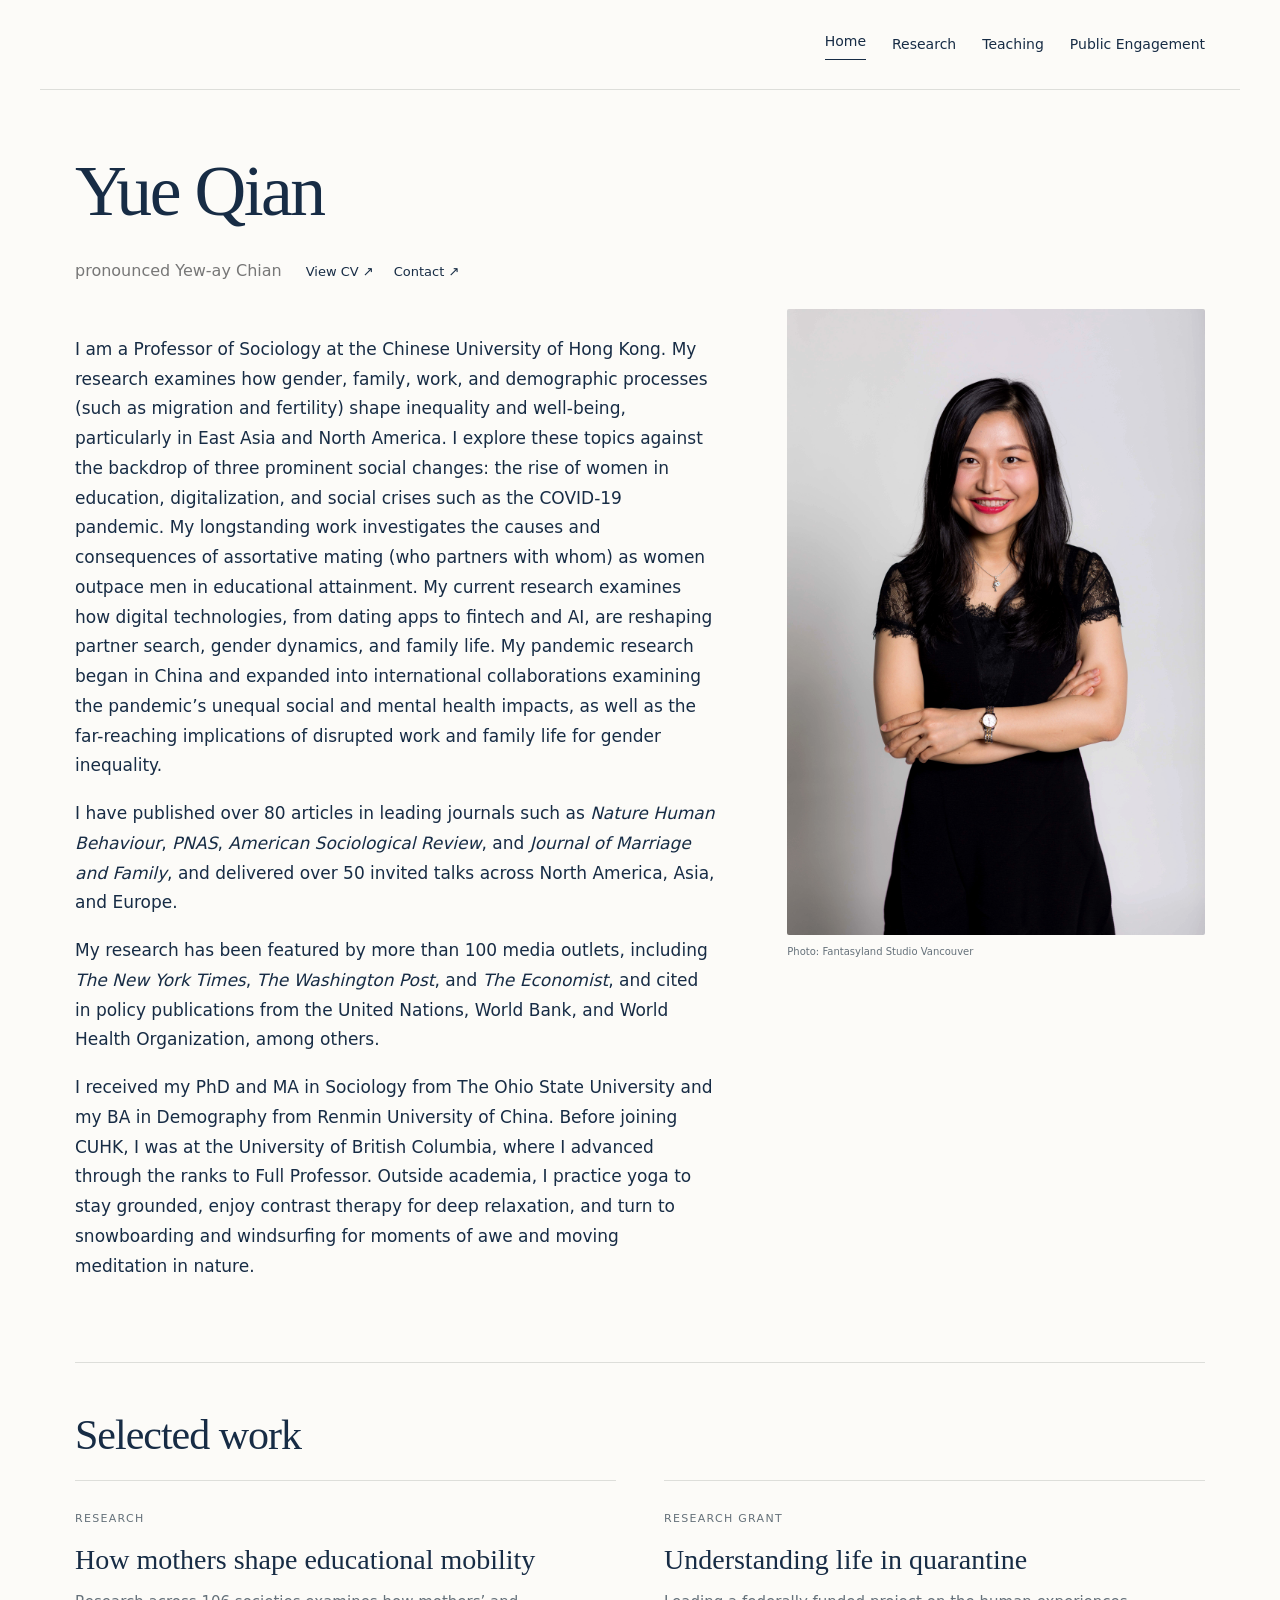
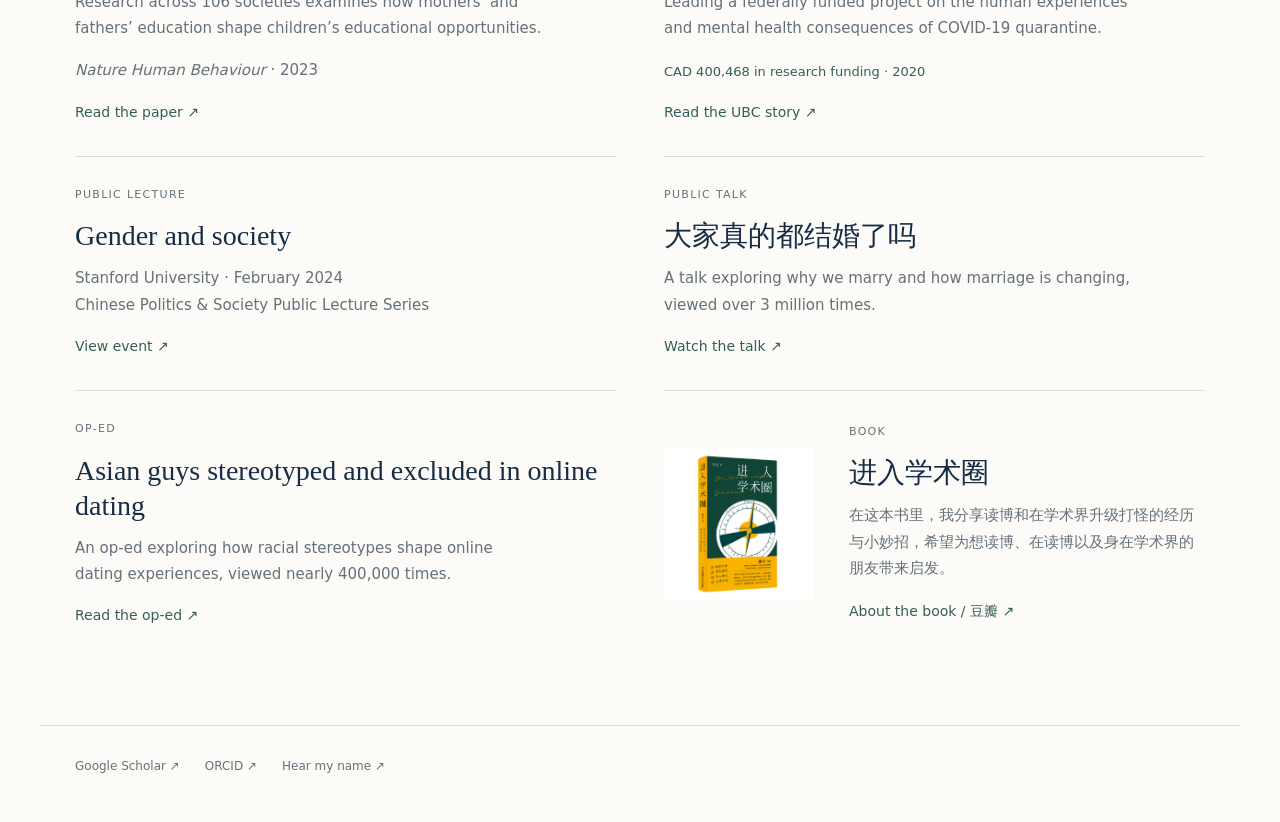
<file: index.html>
<!doctype html><html lang="en"><head><meta charset="utf-8"><meta name="viewport" content="width=device-width,initial-scale=1"><meta name="description" content="Yue Qian, sociologist at The Chinese University of Hong Kong. Research on gender, family, work, inequality, and well-being."><title>Home · Yue Qian</title><link rel="stylesheet" href="assets/css/style.css?v=20261008-nav"><style>
.hero{padding-top:60px;gap:65px;align-items:start}.landing-bio{font-size:17px;line-height:1.8}.landing-bio .career{color:var(--muted);font-size:15px}.hero .portrait img{height:440px;object-fit:cover;object-position:center 25%}.selected-work{border-top:1px solid var(--line);padding:48px 0 65px}.selected-work>h2{margin-bottom:35px}.work-grid{display:grid;grid-template-columns:1fr 1fr;gap:0 48px}.work{padding:28px 0 32px;border-top:1px solid var(--line);display:flex;flex-direction:column;align-items:start}.work h3{font-size:28px;line-height:1.25;margin:0 0 12px}.work h3 a{text-decoration:none}.work p{color:var(--muted);font-size:15px;max-width:470px;margin-bottom:16px}.work .kind{font-size:11px;letter-spacing:1.3px;text-transform:uppercase;margin-bottom:14px}.work .reach{color:var(--accent);font-size:13px;margin-top:auto;margin-bottom:12px}.work .work-link{font-size:14px;color:var(--accent);text-decoration:none;margin-top:auto}.stanford-photo{width:100%;height:230px;object-fit:cover;object-position:center 35%;margin:0 0 22px}.work-book{grid-column:auto;display:grid;grid-template-columns:150px 1fr;gap:35px;align-items:center}.work-book img{width:150px;height:190px;object-fit:contain}.version-note{font-size:12px;color:var(--muted);margin-bottom:35px}.version-note a{color:var(--accent)}@media(max-width:600px){.work-grid{grid-template-columns:1fr}.work-book{grid-template-columns:100px 1fr;gap:22px}.work-book img{width:100px;height:150px}.hero .portrait img{height:400px}.work h3{font-size:25px}}
/* Align the portrait with the complete introduction on desktop. */
@media(min-width:701px){.hero{align-items:stretch}.hero>div{padding-top:0}.hero h1{margin-top:0}.hero .portrait{display:flex;flex-direction:column;min-height:0}.hero .portrait img{flex:1 1 0;height:0;min-height:440px;max-height:none;width:100%;object-fit:cover;object-position:center 25%}.hero .portrait figcaption{flex:none}}
@media(max-width:700px){.hero{grid-template-columns:1fr;gap:30px}.hero .portrait{max-width:350px}.hero .portrait img{height:auto;max-height:440px;object-fit:cover}}
</style><style>h2.section-title{font-family:Georgia,'Times New Roman',serif;font-weight:400;font-size:clamp(30px,3.3vw,42px)!important;line-height:1.15!important;letter-spacing:-1px;margin:0 0 20px!important;text-transform:none}</style><style>main h1.page-title{font-family:Georgia,'Times New Roman',serif!important;font-weight:400!important;font-size:clamp(46px,5.6vw,78px)!important;line-height:1.15!important;letter-spacing:-2.5px!important;margin:0 0 25px!important}@media(max-width:640px){main h1.page-title{font-size:47px!important;letter-spacing:-1.5px!important}}</style><style>.hero{align-items:start;row-gap:0}.hero>.home-title{grid-column:1;grid-row:1}.hero>.home-bio{grid-column:1;grid-row:2;padding-top:0}.hero>.portrait{grid-column:2;grid-row:2;align-self:start;display:block;margin:0;min-height:0}.hero .portrait img{display:block;flex:none;width:100%;height:auto;min-height:0;max-height:none;object-fit:contain;aspect-ratio:auto}@media(max-width:700px){.hero>.home-title{grid-column:1;grid-row:1}.hero>.home-bio{grid-column:1;grid-row:2}.hero>.portrait{grid-column:1;grid-row:3;margin-top:30px;max-width:350px}.hero .portrait img{height:auto;max-height:none}}</style><style>.home-meta{display:flex;align-items:baseline;flex-wrap:wrap;gap:8px 24px;margin-bottom:1.5rem}.home-meta>p{margin:0!important}.home-meta .profile-links{display:flex;align-items:baseline;gap:20px;margin:0;padding:0}</style></head><body><a class="skip" href="#main">Skip to content</a><header class="home-header"><nav aria-label="Main navigation"><a href="index.html" aria-current="page">Home</a><a href="research.html">Research</a><a href="teaching.html">Teaching</a><a href="public-sociology.html">Public Engagement</a></nav></header><main id="main"><section class="hero"><div class="home-title"><h1 class="page-title">Yue Qian</h1><div class="home-meta"><p style="color:#777;font-size:1rem;margin-top:0;margin-bottom:1.5rem;">pronounced Yew-ay Chian</p><div class="profile-links"><a href="assets/documents/cv.pdf?v=e3d522d16782">View CV ↗</a><a href="mailto:yueqian@cuhk.edu.hk">Contact ↗</a></div></div></div><div class="home-bio"><div class="landing-bio"><p>I am a Professor of Sociology at the Chinese University of Hong Kong. My research examines how gender, family, work, and demographic processes (such as migration and fertility) shape inequality and well-being, particularly in East Asia and North America. I explore these topics against the backdrop of three prominent social changes: the rise of women in education, digitalization, and social crises such as the COVID-19 pandemic. My longstanding work investigates the causes and consequences of assortative mating (who partners with whom) as women outpace men in educational attainment. My current research examines how digital technologies, from dating apps to fintech and AI, are reshaping partner search, gender dynamics, and family life. My pandemic research began in China and expanded into international collaborations examining the pandemic’s unequal social and mental health impacts, as well as the far-reaching implications of disrupted work and family life for gender inequality.</p><p>I have published over 80 articles in leading journals such as <em>Nature Human Behaviour</em>, <em>PNAS</em>, <em>American Sociological Review</em>, and <em>Journal of Marriage and Family</em>, and delivered over 50 invited talks across North America, Asia, and Europe.</p><p>My research has been featured by more than 100 media outlets, including <em>The New York Times</em>, <em>The Washington Post</em>, and <em>The Economist</em>, and cited in policy publications from the United Nations, World Bank, and World Health Organization, among others.</p><p>I received my PhD and MA in Sociology from The Ohio State University and my BA in Demography from Renmin University of China. Before joining CUHK, I was at the University of British Columbia, where I advanced through the ranks to Full Professor. Outside academia, I practice yoga to stay grounded, enjoy contrast therapy for deep relaxation, and turn to snowboarding and windsurfing for moments of awe and moving meditation in nature.</p></div></div><figure class="portrait"><img src="assets/images/profile/portrait.jpg?v=20261008" width="4480" height="6720" alt="Portrait of Yue Qian"><figcaption>Photo: Fantasyland Studio Vancouver</figcaption></figure></section><section class="selected-work" aria-labelledby="selected-work-title"><h2 id="selected-work-title" class="section-title">Selected work</h2><div class="work-grid"><article class="work"><p class="kind">Research</p><h3><a href="https://www.nature.com/articles/s41562-023-01545-5">How mothers shape educational mobility</a></h3><p>Research across 106 societies examines how mothers’ and fathers’ education shape children’s educational opportunities.</p><p><em>Nature Human Behaviour</em> · 2023</p><a class="work-link" href="https://www.nature.com/articles/s41562-023-01545-5">Read the paper ↗</a></article><article class="work"><p class="kind">Research grant</p><h3>Understanding life in quarantine</h3><p>Leading a federally funded project on the human experiences and mental health consequences of COVID-19 quarantine.</p><p class="reach">CAD 400,468 in research funding · 2020</p><a class="work-link" href="https://news.ubc.ca/2020/03/ubc-researchers-get-funding-to-help-in-global-response-to-covid-19/">Read the UBC story ↗</a></article><article class="work"><p class="kind">Public lecture</p><h3>Gender and society</h3><p>Stanford University · February 2024<br>Chinese Politics &amp; Society Public Lecture Series</p><a class="work-link" href="https://sccei.fsi.stanford.edu/events/gender-and-society-part-chinese-politics-society-public-lecture-series">View event ↗</a></article><article class="work"><p class="kind">Public talk</p><h3 lang="zh">大家真的都结婚了吗</h3><p>A talk exploring why we marry and how marriage is changing, viewed over 3 million times.</p><a class="work-link" href="https://v.qq.com/x/page/u06420a0l9p.html">Watch the talk ↗</a></article><article class="work"><p class="kind">Op-ed</p><h3><a href="https://theconversation.com/asian-guys-stereotyped-and-excluded-in-online-dating-130855">Asian guys stereotyped and excluded in online dating</a></h3><p>An op-ed exploring how racial stereotypes shape online dating experiences, viewed nearly 400,000 times.</p><a class="work-link" href="https://theconversation.com/asian-guys-stereotyped-and-excluded-in-online-dating-130855">Read the op-ed ↗</a></article><article class="work work-book"><img src="assets/images/book/book-cover.jpg" alt="Cover of 进入学术圈" width="2598" height="2598"><div><p class="kind">Book</p><h3 lang="zh">进入学术圈</h3><p lang="zh">在这本书里，我分享读博和在学术界升级打怪的经历与小妙招，希望为想读博、在读博以及身在学术界的朋友带来启发。</p><a class="work-link" href="https://book.douban.com/subject/37821623/">About the book / 豆瓣 ↗</a></div></article></div></section></main><footer><div><a href="https://scholar.google.com/citations?user=iR2fdtQAAAAJ&hl=en">Google Scholar ↗</a><a href="https://orcid.org/0000-0003-2120-5403">ORCID ↗</a><a href="https://namedrop.io/yueqian">Hear my name ↗</a></div></footer></body></html>
</file>
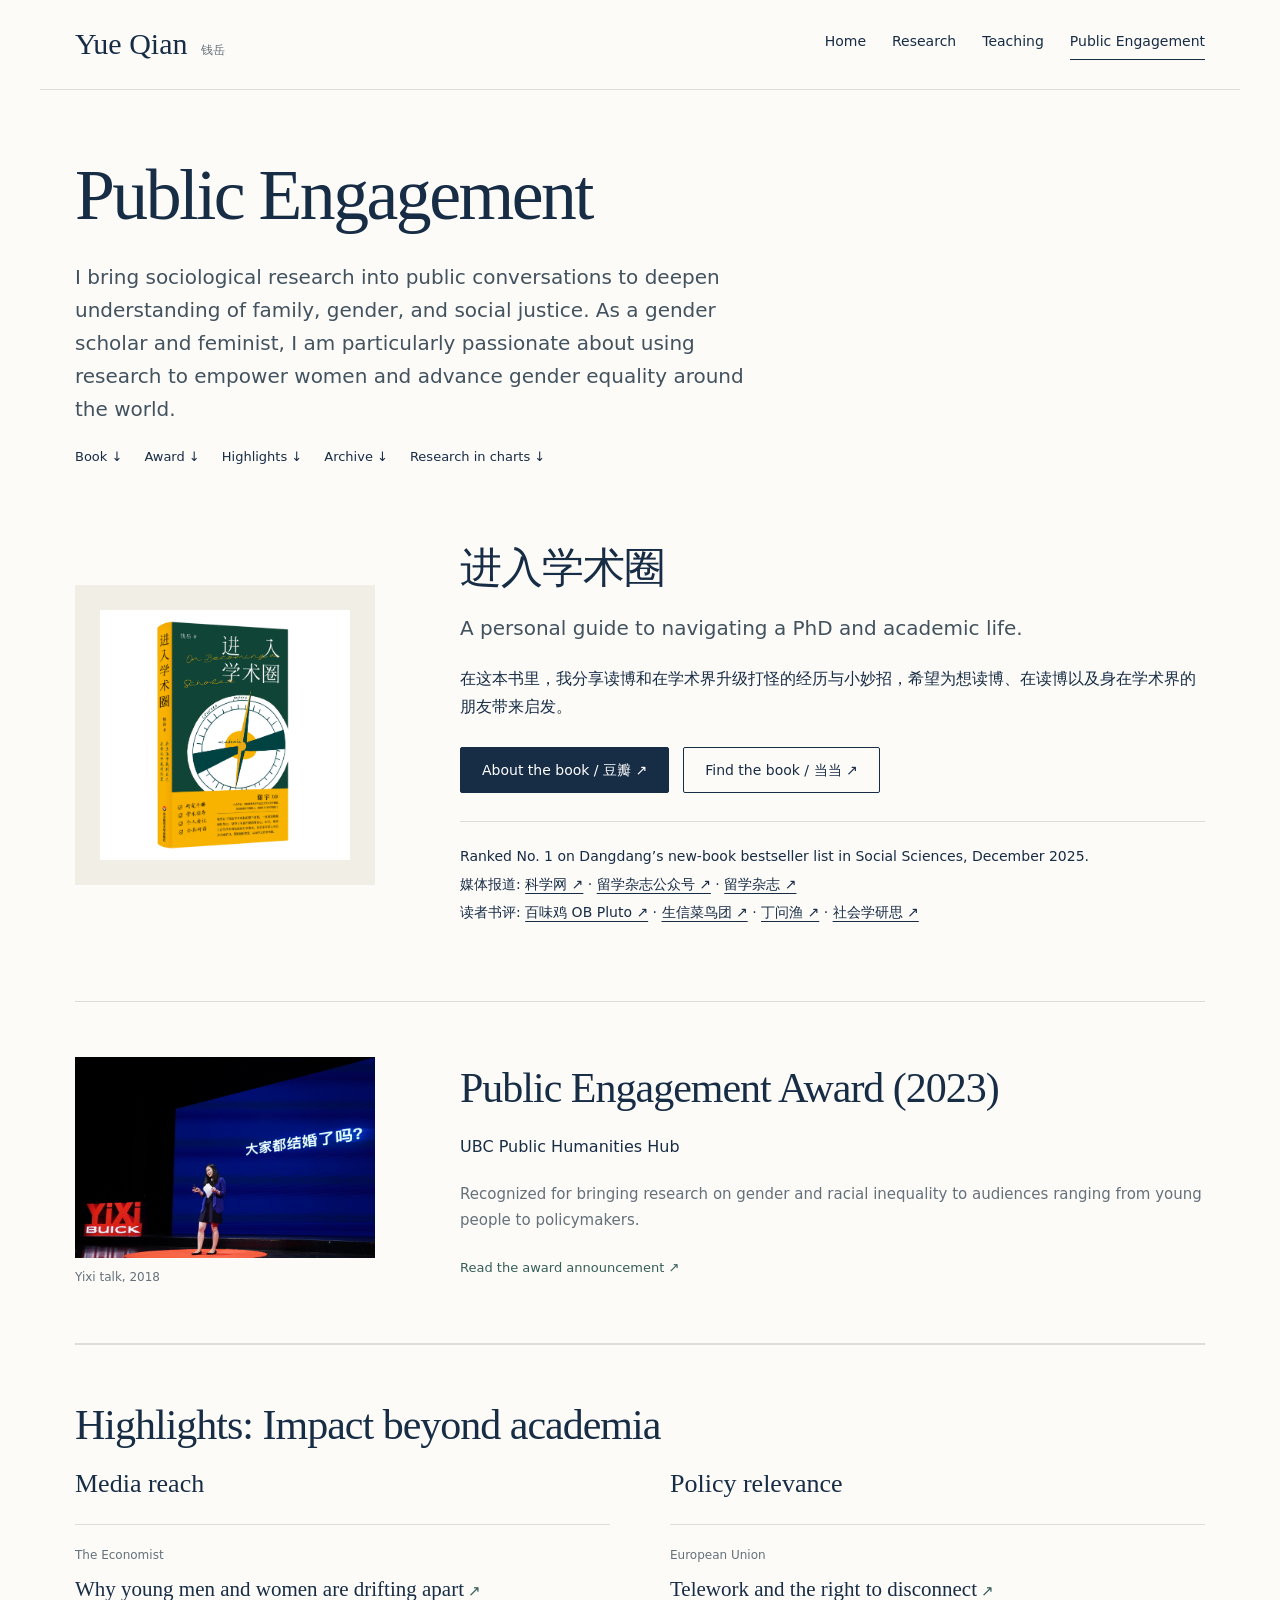
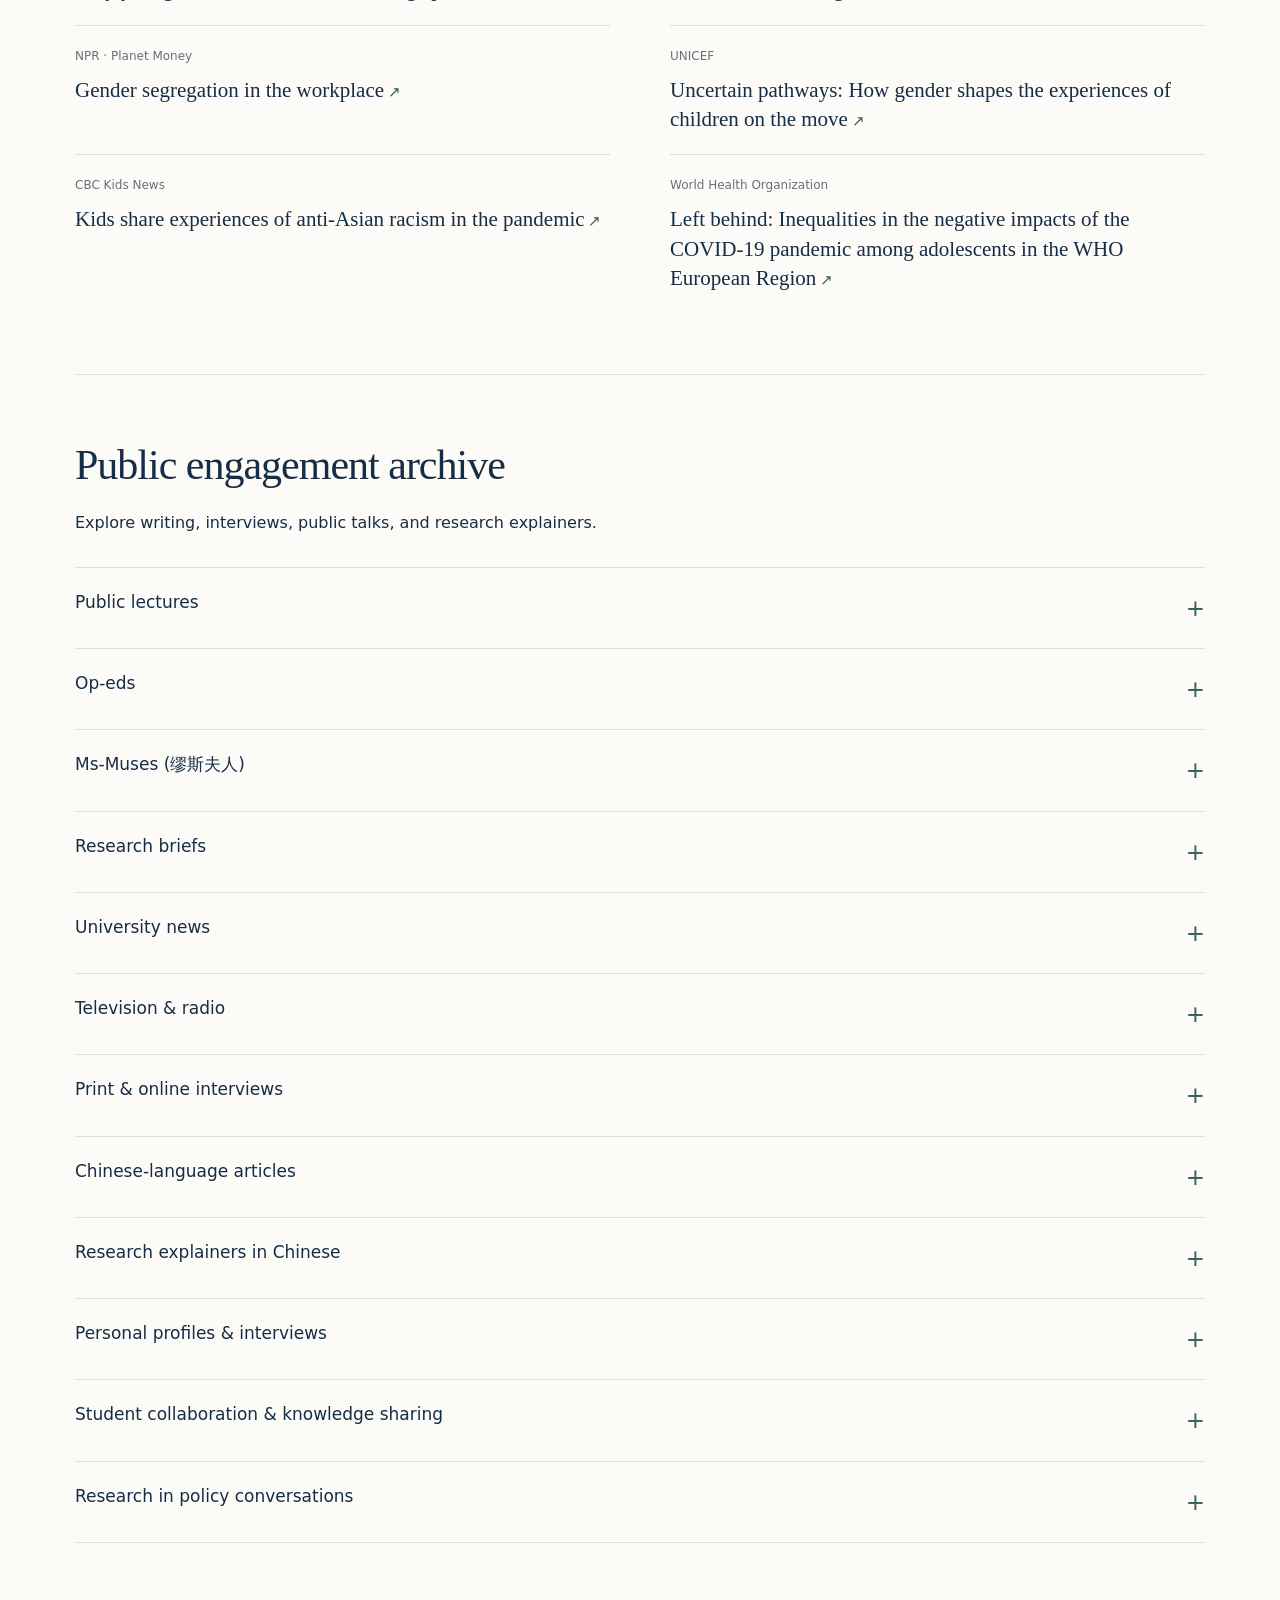
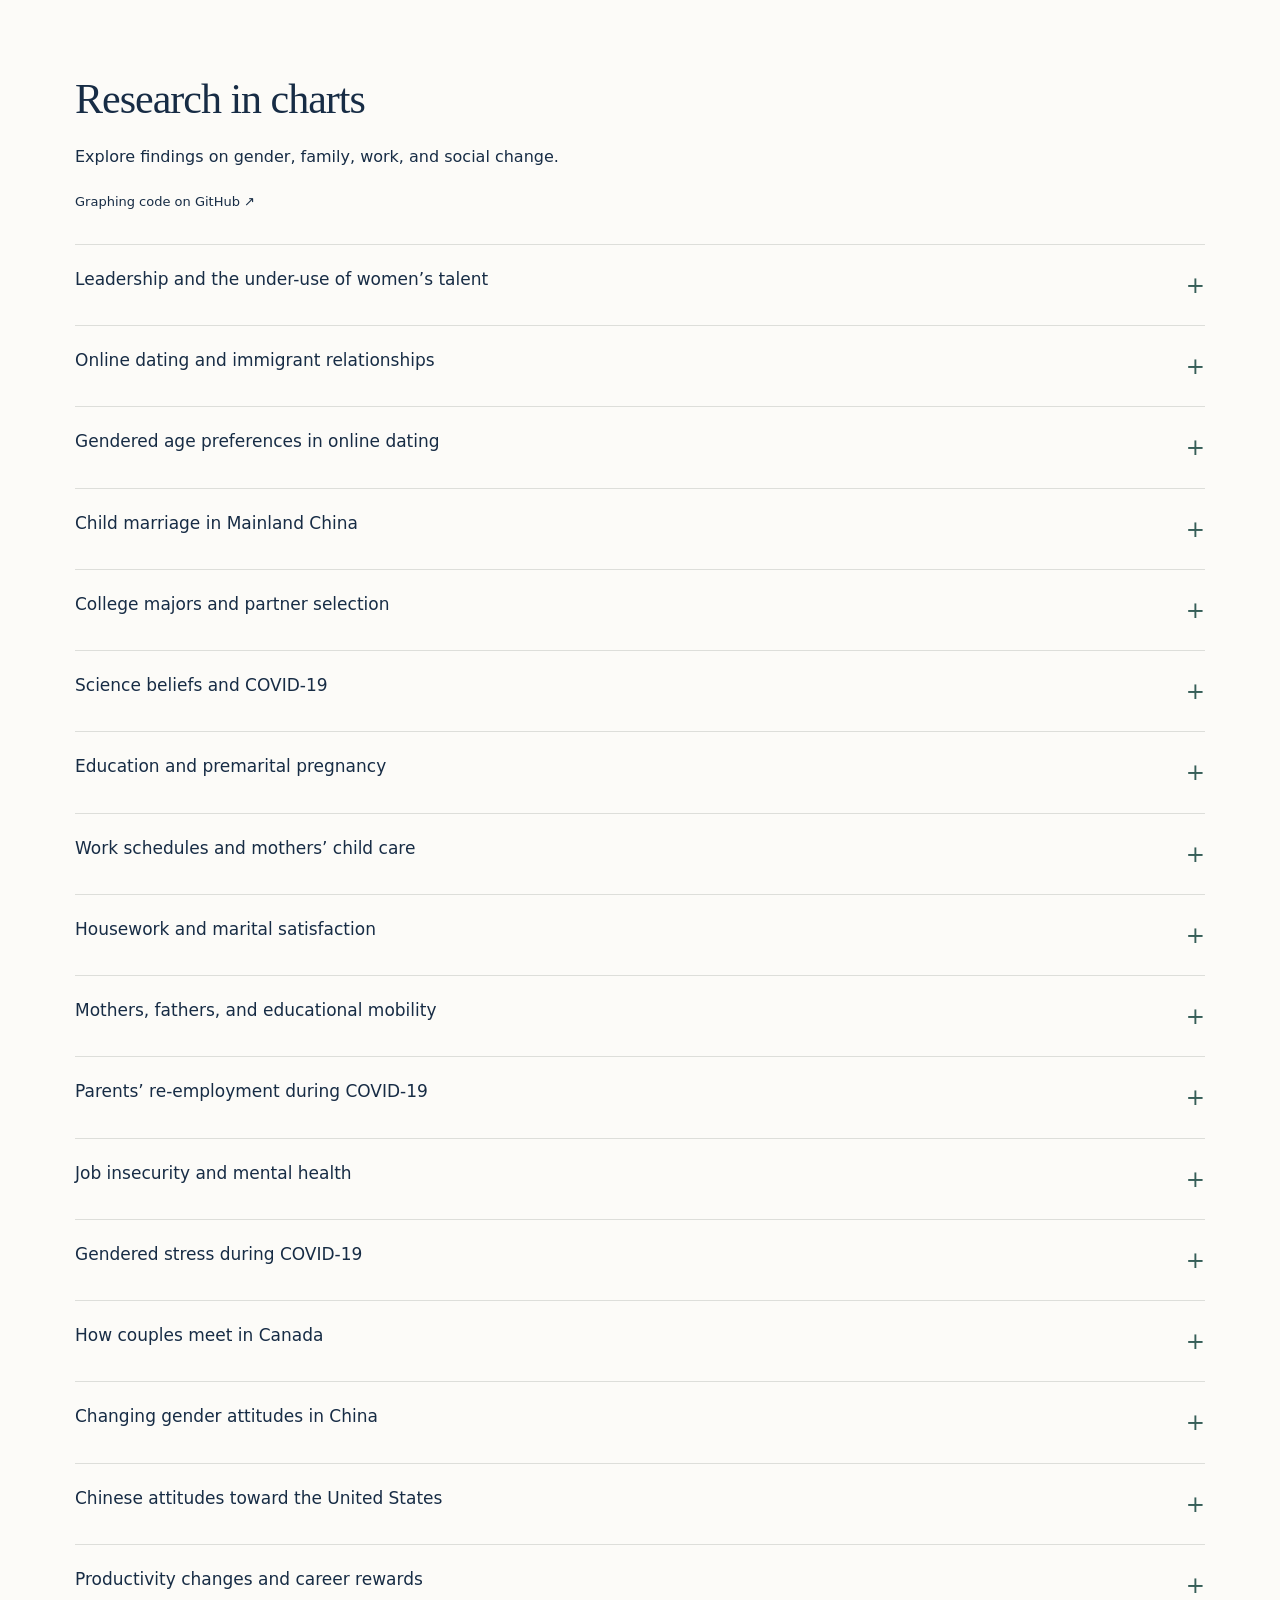
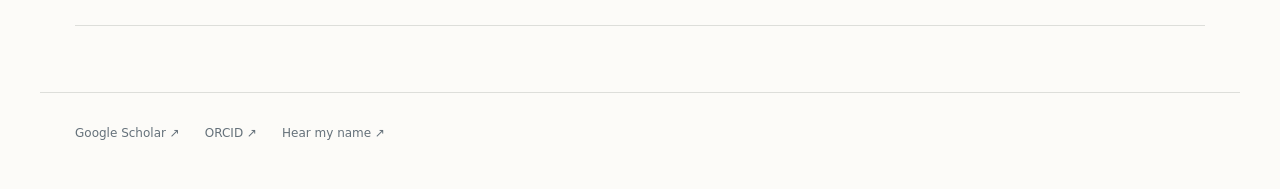
<file: public-sociology.html>
<!doctype html><html lang="en"><head><meta charset="utf-8"><meta name="viewport" content="width=device-width,initial-scale=1"><meta name="description" content="Yue Qian, sociologist at The Chinese University of Hong Kong. Research on gender, family, work, inequality, and well-being."><title>Public Engagement · Yue Qian</title><link rel="stylesheet" href="assets/css/style.css"><style>.engagement-award{padding:32px 0 38px;border-top:1px solid var(--line);border-bottom:1px solid var(--line);max-width:100%}.engagement-award h2{font-size:30px;margin-bottom:12px}.engagement-award p{max-width:760px;font-size:15px;margin-bottom:14px}.engagement-award .award-org{color:var(--muted);font-size:13px}.engagement-award>a{font-size:13px;color:var(--accent);text-decoration:none}.engagement-features{display:grid;grid-template-columns:1.2fr 1fr;gap:65px;padding:48px 0 58px;border-top:1px solid var(--line);border-bottom:1px solid var(--line)}.engagement-features img{display:block;width:100%;height:auto;margin-bottom:25px}.engagement-features h2{font-size:32px;line-height:1.25;margin-bottom:18px}.engagement-features p{font-size:15px;color:var(--muted)}.engagement-features .feature-label{font-size:11px;letter-spacing:1.5px;text-transform:uppercase;color:var(--accent);margin-bottom:16px}.engagement-features .award-feature{align-self:center}.engagement-features .award-org{font-size:13px}.engagement-features .feature-link,.engagement-features .profile-links a{font-size:13px;color:var(--accent);text-decoration:none}@media(max-width:700px){.engagement-features{grid-template-columns:1fr;gap:40px}.engagement-features .award-feature{border-top:1px solid var(--line);padding-top:35px}}
.yixi-banner{margin:30px 0 0}.yixi-banner img{display:block;width:100%;height:auto;max-height:none;object-fit:contain}.yixi-banner figcaption{font-size:12px;color:var(--muted);margin-top:9px}.engagement-features{display:block}.engagement-features .award-feature{max-width:760px}.engagement-features .award-feature{border-top:0;padding-top:0}.engagement-features .award-feature h2{font-size:clamp(30px,3.3vw,42px);line-height:1.15;letter-spacing:-1px;margin:0 0 20px}.engagement-features .award-feature .award-org{font-size:16px;line-height:1.75;color:var(--ink);margin:0 0 20px}</style><style>.impact-highlights{padding:56px 0 60px;border-top:1px solid var(--line);border-bottom:1px solid var(--line)}.impact-highlights>h2{margin-bottom:35px}.impact-grid{display:grid;grid-template-columns:minmax(0,1fr) minmax(0,1fr);gap:60px}.impact-column>h3{font-size:26px;margin-bottom:25px}.impact-item{padding:20px 0;border-top:1px solid var(--line)}.impact-outlet{font-size:12px;color:var(--muted);margin:0 0 9px}.impact-item h4{font-family:Georgia,'Times New Roman',serif;font-weight:400;font-size:21px;line-height:1.4;margin:0}.impact-item h4 a{text-decoration:none}.impact-item h4 a:hover{text-decoration:underline;color:var(--accent)}.impact-item h4 a:after{content:' ↗';font-size:15px;color:var(--accent)}@media(max-width:700px){.impact-grid{grid-template-columns:1fr;gap:35px}.impact-highlights{padding:38px 0}.impact-column>h3{font-size:24px}}</style><style>.engagement-features{display:grid;grid-template-columns:300px minmax(0,1fr);gap:85px;align-items:center;padding:55px 0}.engagement-features .yixi-banner{margin:0}.engagement-features .yixi-banner img{width:100%;height:auto;max-height:none;object-fit:contain;margin:0}.engagement-features .yixi-banner figcaption{font-size:12px;color:var(--muted);margin-top:9px}.engagement-features .award-feature{max-width:none;border:0;padding:0}@media(max-width:850px){.engagement-features{grid-template-columns:220px minmax(0,1fr);gap:35px}}@media(max-width:600px){.engagement-features{grid-template-columns:1fr;gap:28px}.engagement-features .yixi-banner{max-width:350px}}</style><style>.impact-grid{grid-template-rows:auto repeat(3,auto);column-gap:60px;row-gap:0}.impact-column{display:grid;grid-template-rows:subgrid;grid-row:span 4;min-width:0}.impact-column>h3{margin:0 0 25px}.impact-item{min-width:0}@media(max-width:700px){.impact-grid{display:block}.impact-column{display:block}.impact-column+.impact-column{margin-top:35px}}</style><style>h2.section-title{font-family:Georgia,'Times New Roman',serif;font-weight:400;font-size:clamp(30px,3.3vw,42px)!important;line-height:1.15!important;letter-spacing:-1px;margin:0 0 20px!important;text-transform:none}</style><style>main h1.page-title{font-family:Georgia,'Times New Roman',serif!important;font-weight:400!important;font-size:clamp(46px,5.6vw,78px)!important;line-height:1.15!important;letter-spacing:-2.5px!important;margin:0 0 25px!important}@media(max-width:640px){main h1.page-title{font-size:47px!important;letter-spacing:-1.5px!important}}</style></head><body><a class="skip" href="#main">Skip to content</a><header><a class="wordmark" href="index.html">Yue Qian<span>钱岳</span></a><nav aria-label="Main navigation"><a href="index.html">Home</a><a href="research.html">Research</a><a href="teaching.html">Teaching</a><a href="public-sociology.html" aria-current="page">Public Engagement</a></nav></header><main id="main"><section class="engagement-intro"><h1 class="page-title">Public Engagement</h1><p class="lede">I bring sociological research into public conversations to deepen understanding of family, gender, and social justice. As a gender scholar and feminist, I am particularly passionate about using research to empower women and advance gender equality around the world.</p><div class="profile-links"><a href="#book">Book ↓</a><a href="#engagement-award">Award ↓</a><a href="#impact">Highlights ↓</a><a href="#archive">Archive ↓</a><a href="#facts-graphs">Research in charts ↓</a></div></section><section class="book-hero" id="book"><figure><img src="assets/images/book/book-cover.jpg?v=20261008" alt="Cover of 进入学术圈"></figure><div><h2 lang="zh" class="section-title">进入学术圈</h2><p class="lede">A personal guide to navigating a PhD and academic life.</p><p lang="zh">在这本书里，我分享读博和在学术界升级打怪的经历与小妙招，希望为想读博、在读博以及身在学术界的朋友带来启发。</p><div class="actions"><a class="button primary" href="https://book.douban.com/subject/37821623/">About the book / 豆瓣 ↗</a><a class="button" href="https://search.dangdang.com/?key=%BD%F8%C8%EB%D1%A7%CA%F5%C8%A6&amp;act=input">Find the book / 当当 ↗</a></div><div class="book-coverage" lang="zh"><p>Ranked No. 1 on Dangdang’s new-book bestseller list in Social Sciences, December 2025.</p><p>媒体报道: <a href="https://mp.weixin.qq.com/s/PuHTIx-xhn2tkmZeg8p8tw">科学网 ↗</a><span> · </span><a href="https://mp.weixin.qq.com/s/1AWhS6BGqMSc8rj4BzaUhA">留学杂志公众号 ↗</a><span> · </span><a href="assets/documents/study-abroad-magazine.pdf">留学杂志 ↗</a></p><p>读者书评: <a href="https://mp.weixin.qq.com/s/yz-JYf6qcQpkus_gmSM_JA">百味鸡 OB Pluto ↗</a><span> · </span><a href="https://mp.weixin.qq.com/s/deN0gjW4M6JR03xqY-SV0Q">生信菜鸟团 ↗</a><span> · </span><a href="https://mp.weixin.qq.com/s/F4w5ND969Eov-X_J65K_uA">丁问渔 ↗</a><span> · </span><a href="https://mp.weixin.qq.com/s/gCFL0P6Jog8jiUc-44EoGg">社会学研思 ↗</a></p></div></div></section><section class="engagement-features" aria-label="Public talk and recognition"><figure class="yixi-banner"><img src="assets/images/profile/yixi-talk.jpg" width="1616" height="1080" alt="Yue Qian speaking on the Yixi stage"><figcaption>Yixi talk, 2018</figcaption></figure><article class="award-feature" id="engagement-award"><h2 class="section-title">Public Engagement Award (2023)</h2><p class="award-org">UBC Public Humanities Hub</p><p>Recognized for bringing research on gender and racial inequality to audiences ranging from young people to policymakers.</p><a class="feature-link" href="https://publichumanities.ubc.ca/funding/public-engagement-award/public-engagement-award-winners-2023/">Read the award announcement ↗</a></article></section><section class="impact-highlights" id="impact" aria-labelledby="impact-title"><h2 id="impact-title" class="section-title">Highlights: Impact beyond academia</h2><div class="impact-grid"><div class="impact-column"><h3>Media reach</h3><article class="impact-item"><p class="impact-outlet">The Economist</p><h4><a href="https://www.economist.com/international/2024/03/13/why-the-growing-gulf-between-young-men-and-women">Why young men and women are drifting apart</a></h4></article><article class="impact-item"><p class="impact-outlet">NPR · Planet Money</p><h4><a href="https://www.npr.org/sections/money/2019/03/08/701713656/gender-segregation-in-the-workplace">Gender segregation in the workplace</a></h4></article><article class="impact-item"><p class="impact-outlet">CBC Kids News</p><h4><a href="https://www.cbc.ca/kidsnews/post/kids-and-teens-share-their-experiences-with-anti-asian-racism-in-the-pandem">Kids share experiences of anti-Asian racism in the pandemic</a></h4></article></div><div class="impact-column"><h3>Policy relevance</h3><article class="impact-item"><p class="impact-outlet">European Union</p><h4><a href="https://op.europa.eu/en/publication-detail/-/publication/f56e14ae-f2f7-11ee-8e14-01aa75ed71a1/language-en">Telework and the right to disconnect</a></h4></article><article class="impact-item"><p class="impact-outlet">UNICEF</p><h4><a href="https://data.unicef.org/resources/uncertain-pathways-how-gender-shapes-the-experiences-of-children-on-the-move/">Uncertain pathways: How gender shapes the experiences of children on the move</a></h4></article><article class="impact-item"><p class="impact-outlet">World Health Organization</p><h4><a href="https://iris.who.int/server/api/core/bitstreams/705342cd-31fa-44c7-aad2-e2e5fa3c8be7/content">Left behind: Inequalities in the negative impacts of the COVID-19 pandemic among adolescents in the WHO European Region</a></h4></article></div></div></section><section class="section" id="archive"><h2 class="section-title">Public engagement archive</h2><p class="max-text">Explore writing, interviews, public talks, and research explainers. </p><div class="archive"><details class="archive-group"><summary><span>Public lectures</span><span class="expand" aria-hidden="true">+</span></summary><div class="archive-content"><ul><li>February 9, 2024 &quot;Gender and Society.&quot; The <a href="https://mailchi.mp/stanford/preview-chinese-politics-society-public-lecture-series?e=1f2ff96f5b">Chinese Politics &amp; Society Public Lecture Series</a> at Stanford University.</li><li>October 25, 2019 &quot;<a href="https://womenshealthresearchcluster.com/events/sep-5-2019-save-date-happy-ever-after-how-marriage-impacts-our-health-and-happiness/">Happy Ever After?</a> How Marriage Impacts Our Health and Happiness.&quot;</li><li>May 24, 2019 &quot;Caregiving and the New Norm.&quot; Invited panelist for the <a href="https://www.cuwfa.org/2019-annual-conference">2019 Annual Conference</a> of the College and University Work-Life-Family Association (CUWFA). </li><li>May 11, 2019 &quot;One Child Nation.&quot; Invited panelist for the <a href="https://twitter.com/DOXAFestival/status/1127654181911781376">post-film discussion</a> at the DOXA Documentary Film Festival.</li><li>March 7, 2019 &quot;<a href="https://www.facebook.com/events/389239088555856/">Limitless: Women&#x27;s Day Dinner.</a>&quot; Invited professor by UBC Arts Undergraduate Society to engage in conversations around navigating academic and professional spaces as women.</li><li>April 15, 2018 <a href="https://v.qq.com/x/page/u06420a0l9p.html"><em>Yixi</em> talk</a> about gender inequality and changing marriage patterns in the global context (in Chinese). This talk has received over 3 million views since its online release on May 2, 2018. The transcript of this talk was featured on blogs with a wide readership such as “<em><a href="https://mp.weixin.qq.com/s/3H0hNjKgDC9lOui6vy0PWw">yixiclub (一席)</a></em>,” “<em><a href="https://mp.weixin.qq.com/s/9xXzwje8BY7I9as1L-Y6uw">The-Intellectual (知识分子)</a></em>,” “<em><a href="https://mp.weixin.qq.com/s?__biz=MzY0MDk3NTYxNQ==&amp;mid=2247651117&amp;idx=1&amp;sn=91471c087f85b1477188ef7862e265cf&amp;source=41&amp;poc_token=HGWbyWqj-JF0UNXiZdTeO19CAwtKDyPxYAnHNzXw">banchengdushu (半城)</a></em>,” and “<em><a href="https://mp.weixin.qq.com/s/lpD-0LJNEtz4a_b0CjlzjQ">lixiangguo2013 (理想国imaginist)</a></em>.”</li><li>November 1, 2017 “<a href="https://www.facebook.com/events/2061168984106267/">Gender Equality in Chinese Communities</a>.” UBC Hua Dialogue.</li><li> October 10, 2017 “<a href="https://greencollege.ubc.ca/sites/default/files/2017-18_GCAnnualReport_web.pdf">What Moves Families?</a>” in the series of Green College Leading Scholars: A Study of Movement—In Three Movements. University of British Columbia.</li></ul></div></details><details class="archive-group"><summary><span>Op-eds</span><span class="expand" aria-hidden="true">+</span></summary><div class="archive-content"><ul><li>January 19, 2025 in <em>The Conversation </em>(with Yang Hu): <a href="https://theconversation.com/why-sexual-inconsistency-can-make-unhappy-relationships-246221">Why ‘sexual inconsistency’ can make unhappy relationships</a></li><li>January 9, 2025 in <em>The Conversation</em>: <a href="https://theconversation.com/canada-halts-new-parent-immigration-sponsorships-keeping-families-apart-246770">Canada halts new parent immigration sponsorships, keeping families apart</a></li><li>December 24, 2024 in <em>The Council on Contemporary Families </em>(with Jill Yavorsky and Liana Christin Landivar): <a href="https://contemporaryfamilies.utah.edu/publications/posts/2023/november/covid-19-and-gender-equality-symposium-paid-labor.php">Mothers continue to experience career consequences three years into the pandemic</a> (reprinted by <em><a href="https://thesocietypages.org/ccf/2024/12/24/reprint-11/">The Society Pages</a></em>)</li><li>May 9, 2023 in <em>The Conversation</em> (with Yang Hu): <a href="https://theconversation.com/mothers-education-has-a-powerful-role-shaping-their-childrens-futures-203539">Mothers’ education has a powerful role shaping their children’s futures</a> (reprinted in <em><a href="https://ca.news.yahoo.com/mothers-education-powerful-role-shaping-225429046.html?guccounter=1">Yahoo News</a></em>, <em><a href="https://fftimes.com/news/canada/mothers-education-has-a-powerful-role-shaping-their-childrens-futures/">Fort Frances Times</a></em>)</li><li>February 12, 2023 in <em>The Conversation</em> (with graduate student co-author Manlin Cai): <a href="https://theconversation.com/chinese-immigrants-look-to-digital-chinatowns-to-find-love-online-198640">Chinese immigrants look to digital Chinatowns to find love online</a> (reprinted by <em><a href="http://www.econotimes.com/Chinese-immigrants-look-to-digital-Chinatowns-to-find-love-online-1650513">EconoTimes</a></em>, <em><a href="https://phys.org/news/2023-02-chinese-immigrants-digital-chinatowns-online.html">Phys.org</a></em>, <em>Beijing Bulletin</em>, <em>Toronto Telegraph</em>, <em><a href="https://www.newsbreak.com/news/2922572373307-chinese-immigrants-look-to-digital-chinatowns-to-find-love-online">News Break</a></em>, <em><a href="https://www.winnipegfreepress.com/uncategorized/2023/02/13/chinese-immigrants-look-to-digital-chinatowns-to-find-love-online">Winnipeg Free Press</a></em>, <em>Foreign Affairs</em>, <em><a href="https://magazine.alumni.ubc.ca/2023/life/chinese-immigrants-look-digital-chinatowns-find-love-online">UBC Magazine</a></em>)</li><li>December 7, 2021 in <em>Women&#x27;s Empowerment Data for Gender Equality</em> (WEDGE): <a href="https://wedge.umd.edu/rethinking-gender-division-household-labor-during-wuhans-coronavirus-lockdown">Rethinking the gender division of household labor during wuhan&#x27;s coronavirus lockdown</a></li><li>August 30, 2021 in <em>Sixth Tone</em> (with Yongai Jin): <a href="https://www.sixthtone.com/news/1008363/what-is-the-three-child-policy-really-trying-to-accomplish%3F">What is the three-child policy really trying to accomplish?</a></li><li>February 9, 2021 in <em>The Conversation</em> (with Jill Yavorsky): <a href="https://theconversation.com/mothers-who-earned-straight-as-in-high-school-manage-the-same-number-of-employees-as-fathers-who-got-failing-grades-154055">Mothers who earned straight A’s in high school manage the same number of employees as fathers who got failing grades</a></li><li>August 31, 2020 in <em>The Conversation</em> (with graduate student co-author Siqi Xiao): <a href="https://theconversation.com/online-dating-humour-matters-more-than-good-looks-but-immigrants-struggle-with-local-jokes-131836">Online dating: Humour matters more than good looks but immigrants struggle with local jokes</a></li><li>July 8, 2020 in <em>The Globe and Mail</em> (with Sylvia Fuller)<em>:</em> <a href="https://www.theglobeandmail.com/opinion/article-the-pandemic-is-hurting-canadas-working-mothers/">The pandemic is hurting Canada&#x27;s working mothers</a></li><li>May 19, 2020 in <em>South China Morning Post </em>(with graduate student co-author Siqi Xiao): <a href="https://www.scmp.com/comment/opinion/article/3084834/what-wuhans-frontline-medical-workers-can-teach-world-about-covid">What Wuhan&#x27;s frontline medical workers can teach the world about the COVID-19 mental health battle</a></li><li>February 9, 2020 in <em>The Conversation</em>: <a href="https://theconversation.com/valentines-day-asian-guys-stereotyped-and-excluded-in-online-dating-130855">Asian guys stereotyped and excluded in online dating</a> (reprinted by <em><a href="https://www.newsweekjapan.jp/stories/woman/2020/03/post-353.php">Newsweek</a></em> in Japanese)</li><li>March 28, 2019 in <em>Work In Progress</em>: <a href="http://www.wipsociology.org/?s=one+percent">The one percent glass ceiling: gender dynamics in top income positions</a></li><li>February 11, 2019 in <em>The Conversation</em>: <a href="https://theconversation.com/why-young-people-in-south-korea-are-staying-single-despite-efforts-to-spark-dating-111486">Why young people in South Korea are staying single despite efforts to spark dating</a> (reprinted  by <em><a href="https://www.salon.com/2019/02/14/why-young-people-in-south-korea-are-staying-single-despite-efforts-to-spark-dating_partner/">Salon</a></em>, <em><a href="https://phys.org/news/2019-02-young-people-south-korea-efforts.html">Phys.org</a></em>, <em>National Post</em>, <em><a href="https://ifstudies.org/blog/why-young-people-in-south-korea-are-staying-single-despite-efforts-to-spark-dating">Institute for Family Studies</a></em>)</li><li>November 26, 2018 in <em>The Conversation</em>: <a href="https://theconversation.com/women-feel-better-when-they-work-with-other-women-105104">Women feel better when they work with other women</a> (reprinted  by <em><a href="https://www.ibtimes.com/women-feel-better-when-they-work-other-women-2736207">International Business Times</a></em>, <em>National Post</em>, <em><a href="https://www.iol.co.za/lifestyle/love-sex/relationships/dontlookaway-men-still-treat-women-who-enter-male-dominated-industries-with-scorn-18283942">Independent Online</a></em> [one of the largest news and information websites in South Africa], <em><a href="https://phys.org/news/2018-11-women.html">Phys.org</a></em>)</li><li>September 6, 2018 in <em>The Conversation</em>: <a href="https://theconversation.com/does-being-smart-and-successful-lower-your-chances-of-getting-married-100169">Does being smart and successful lower your chances of getting married?</a> (reprinted in <a href="https://theconversation.com/apakah-kecerdasan-dan-kesuksesan-mengurangi-prospek-menikah-103440">Indonesian</a> and by <em>Channel News Asia</em>, <em><a href="https://www.mamamia.com.au/why-am-i-still-single/">Mamamia</a></em> [Australia&#x27;s largest women&#x27;s media brand], <em><a href="https://www.hongkongfp.com/2018/09/16/us-vs-china-smart-successful-lower-chances-getting-married/">Hong Kong Free Press</a></em>, <em><a href="https://phys.org/news/2018-09-smart-successful-chances.html">Phys.org</a></em>)</li><li>March 06, 2018 in <em>The Conversation</em>: <a href="https://theconversation.com/chinas-two-child-policy-needs-to-come-with-child-care-help-92162">China’s two-child policy needs to come with child-care help</a> (reprinted by <em>National Post </em>and <em>Channel News Asia</em>)</li></ul></div></details><details class="archive-group"><summary><span>Ms-Muses (缪斯夫人)</span><span class="expand" aria-hidden="true">+</span></summary><div class="archive-content"><p>I am a founding editor and contributor to <strong>Ms-Muses (缪斯夫人)</strong>, a WeChat public account featuring research-based commentary on gender and family. I write and edit articles that bring sociological research into public conversations.</p><ul><li><a href="https://mp.weixin.qq.com/s/2yDvRsBjrZLl9Dypt6n6jQ" lang="zh">从王力宏李靓蕾离婚看全职妈妈的人生困境</a></li><li><a href="https://mp.weixin.qq.com/s/UiA6U_9jkOY9a4gngqVtQA" lang="zh">三千万剩男背景下的两性关系</a></li><li><a href="https://mp.weixin.qq.com/s/c8sQqjTAz4td0Bw6V_-cKQ" lang="zh">一位“坚持走科研道路”女学者的自白</a></li></ul></div></details><details class="archive-group"><summary><span>Research briefs</span><span class="expand" aria-hidden="true">+</span></summary><div class="archive-content"><ul><li>2025 in the <em>Centre for Migration Studies&#x27; Migration Insights Series</em>: <a href="https://migration.ubc.ca/publications/research-briefs/love-and-belonging-how-immigrants-find-romantic-partners-in-canada/">Love and belonging: How immigrants find romantic partners in Canada</a></li></ul></div></details><details class="archive-group"><summary><span>University news</span><span class="expand" aria-hidden="true">+</span></summary><div class="archive-content"><ul><li>January 15, 2025 in <em>UBC News</em>: <a href="https://news.ubc.ca/2025/01/sexuality-conflicts-breaking-relationships/">How sexuality conflicts are quietly breaking relationships apart</a></li><li>February 12, 2024 in <em>UBC News</em>: <a href="https://news.ubc.ca/2024/02/12/online-dating-partner-selection/">Dating in the digital age: How online dating changes our partner selection</a></li><li>January 26, 2024 in <em>UBC Gender+ in Research Collective</em>: <a href="https://genderplusresearchcollective.arts.ubc.ca/scholar-spotlight-series-dr-yue-qian/">Scholar spotlight series: Dr. Yue Qian</a></li><li>October 30, 2023 in <em>UBC Today</em>: <a href="https://ubctoday.ubc.ca/news/october-10-2023/research-focus-yue-qian">Research in focus</a></li><li>March 10, 2023 in <em>UBC News</em>: <a href="https://news.ubc.ca/2023/03/10/around-the-world-childrens-education-becoming-more-closely-tied-to-their-mothers/">Around the world, children’s education becoming more closely tied to their mother’s</a></li><li>June 20, 2022 in <em>UBC Sociology News</em>: <a href="https://sociology.ubc.ca/news/prof-yue-qians-recent-study-examines-beliefs-about-science-and-covid-19-as-a-risk-factor-for-infections/">Prof. Yue Qian’s recent study examines beliefs about science and COVID-19 as a risk factor for infections</a></li><li>July 26, 2021 in <em>UBC News</em>: <a href="https://news.ubc.ca/2021/07/26/virtual-contact-in-pandemic-prompts-over-60s-loneliness/">Virtual contact in pandemic prompts over 60s’ loneliness</a></li><li>June 28, 2021 in <em>UBC News</em>: <a href="https://news.ubc.ca/2021/06/28/study-highlights-pandemic-impact-on-adolescent-mental-health/">Study highlights pandemic impact on adolescent mental health</a></li><li>March 8, 2021 in <em>UBC News</em>: Women<a href="https://news.ubc.ca/2021/03/08/women-leading-the-way-on-covid-19-research/"> lead on COVID-19 research</a></li><li>February 3, 2021 in <em>UBC News</em>: <a href="https://news.ubc.ca/2021/02/03/good-grades-and-leadership/">Women with straight As in high school have same leadership prospects as men with failing grades</a></li><li>December 2, 2020 in <em>UBC Sociology News</em>: <a href="https://sociology.ubc.ca/news/how-did-wuhan-residents-cope-with-a-76-day-lockdown-we-interviewed-profs-yue-qian-and-amy-hanser-to-find-out/">How did Wuhan residents cope with a 76-day lockdown? We interviewed Profs. Yue Qian and Amy Hanser to find out</a></li><li>September 3, 2020 in UBC News: <a href="https://news.ubc.ca/2020/09/03/importance-of-humour-in-online-dating-could-exclude-new-canadians/">Importance of humour in online dating could exclude new Canadians</a></li><li>July 7, 2020 in <em>UBC News</em>: <a href="https://news.ubc.ca/2020/07/07/gender-employment-gap-among-parents-increases-over-first-three-months-of-pandemic/">Gender employment gap among parents increases over first three months of pandemic</a></li><li>March 6, 2020 in <em>UBC News</em>: <a href="https://news.ubc.ca/2020/03/06/ubc-researchers-get-funding-to-help-in-global-response-to-covid-19/">UBC researchers get federal funding to help with global COVID-19 response</a></li><li>February 23, 2018 in <em>UBC Faculty of Arts</em>: What China’s two-child policy means for women’s rights</li><li>February 23, 2018 in <em>UBC News</em>: <a href="https://news.ubc.ca/2018/02/23/chinas-two-child-policy-may-exacerbate-gender-inequality/">China’s two-child policy may exacerbate gender inequality</a> (reprinted by <em><a href="https://phys.org/news/2018-02-china-two-child-policy-exacerbate-gender.html">Phys.org</a></em> and <em><a href="https://www.sciencedaily.com/releases/2018/02/180223131904.htm">ScienceDaily</a></em> on February 23, 2018 and <em><a href="https://mp.weixin.qq.com/s/jk1u0VQ0UqdS38GgxY7TDw">sociologybar (社会学吧)</a></em> on February 24, 2018)</li><li>March 22, 2017 in <em>UBC News</em>: How birthplace and education influence marriage choices in China (reprinted by <em>EurekAlert!</em>, the global source for science news, on March 22, 2017 and <em><a href="https://phys.org/news/2017-03-birthplace-marriage-choices-china.html">Phys.org</a></em> on March 22, 2017)</li><li>October 28, 2016 in <em>UBC News</em>: <a href="https://ifstudies.org/blog/better-educated-women-still-prefer-higher-earning-husbands">Despite more education, women still tend to choose husbands with higher incomes</a></li></ul></div></details><details class="archive-group"><summary><span>Television &amp; radio</span><span class="expand" aria-hidden="true">+</span></summary><div class="archive-content"><ul><li>January 22, 2025 How sexuality conflicts are quietly breaking relationships apart, Mornings With Mani (Sher-E-Punjab AM 600 Radio)</li><li>October 1, 2024 British Columbia&#x27;s declining birth rate, <em>CKNW 980</em> in Vancouver</li><li>February 14, 2024 Online dating in Canada, <em>CBC News Radio Syndication</em> (Halifax - Mainstreet, Toronto - Here and Now, Whitehorse - Airplay, St. John's - On the Go, Winnipeg - Up to Speed, Montreal - Let&#x27;s Go, Sudbury / Thunder Bay - Up North, Calgary - Homestretch, Quebec City - Breakaway, Saskatchewan - Afternoon Edition, London/Windsor - Afternoon Drive, Northwest Territories - Yellowknife,  Vancouver - On the Coast, Edmonton - Radio Active)</li><li>February 14, 2024 Online dating in Canada, <em>Omni Television</em></li><li>February 13, 2024 Online dating in Canada,  <em>CBC Vancouver</em> (Vancouver / Lower Mainland - The Early Edition, Victoria / Vancouver Island - On the Island, Kamloops and area - Daybreak Kamloops, Kelowna / Southern Interior - Daybreak South, Prince George / Northern Interior - Daybreak North)</li><li>August 2, 2021 &quot;Social needs of older adults can&#x27;t be met by technology alone, says new COVID-19 research,&quot; <em>CTV News</em> </li><li>February 13, 2021 &quot;How gender and grades in high school affect leadership prospects,&quot; <em><a href="https://winnipeg.citynews.ca/video/2021/02/13/how-gender-and-grades-in-high-school-affect-leadership-prospects/">City News Winnipeg</a></em></li><li>February 8, 2021 How gender and grades in high school affected leadership prospects, <em>CBC Syndicated Audio</em> (Vancouver - On the Coast, Quebec City - Breakaway, Ottawa - All in a Day, Sudbury - Up North, Saskatchewan - Afternoon Edition, London/Windsor - Afternoon Drive, Edmonton - Radio Active)</li></ul><ul><li>February 4, 2021 &quot;Challenges women face when it comes to advancing in the workplace,&quot; <em><a href="https://globalnews.ca/video/7619724/challenges-women-face-when-it-comes-to-advancing-in-the-workplace">Global News</a></em></li><li>March 6, 2020 Mental health impact of quarantine, <em>CBC News</em> (Associate Producer: Max Collins)</li><li>March 6, 2020 Mental health impact of quarantine, <em>City News</em></li><li>March 14, 2018 &quot;A two child China,&quot; <em><a href="https://twitter.com/JaniceandCory/status/974778985803427841">Janice and Cory on Roundhouse Radio 98.3</a></em></li><li>August 2, 2017 &quot;What&#x27;s behind the trend of one-person households?&quot; <em><a href="http://www.cbc.ca/player/play/1015718467790">CBC News</a></em></li><li>March 27, 2017 How birthplace and education influenced marriage choices in China, <em>Kirk LaPointe on Roundhouse Radio 98.3</em></li><li>November 1, 2016 Why highly-educated women still married up in income, <em>Kash Heed Show on Pluse FM</em></li><li>October 31, 2016 Why highly-educated women still married up in income, <em>Kirk LaPointe on Roundhouse Radio 98.3</em></li><li>October 28, 2016 Why highly-educated women still married up in income, <em>Global News Hour at 6</em></li><li>October 28, 2016 Why highly-educated women still married up in income, <em>Breakfast Television Vancouver</em></li></ul></div></details><details class="archive-group"><summary><span>Print &amp; online interviews</span><span class="expand" aria-hidden="true">+</span></summary><div class="archive-content"><ul><li>September 6, 2026 in <em>三联生活周刊</em>: <a href="https://mp.weixin.qq.com/s/wHsiaxHf9xwAX2iFEeEoQA">43岁未婚未育，她决定“领养”自己的闺蜜</a></li><li>February 18, 2025 in <em>The Globe and Mail</em>: <a href="https://www.theglobeandmail.com/business/article-more-canadian-women-are-the-breadwinners-of-the-family-but-the/">More Canadian women are the breadwinners of the family, but the ‘motherhood penalty’ keeps many from getting ahead</a><br></li><li>January 16, 2025 in <em>Queerty</em>: <a href="https://www.queerty.com/study-finds-surprising-number-of-men-wearing-straight-jackets-feel-pressured-to-stay-in-unhappy-relationships-20250116/">Study finds surprising number of men wearing “straight jackets” feel pressured to stay in unhappy relationships</a></li><li>January 12, 2025 in <em>CBC</em>: <a href="https://www.cbc.ca/amp/1.7426763">Despite gains, women still do most of the housework. Will this gender gap ever narrow?</a></li><li>October 13, 2024 in <em>C</em><em><em>BC</em></em>: <a href="https://www.cbc.ca/news/canada/parenting-village-1.7347040">Parents are often told it takes a village to raise a child. So, where is it?</a></li><li>October 1, 2024 in <em>BBC</em>: <a href="https://www.bbc.com/future/article/20240930-how-technology-creates-hidden-work-for-women">Digital overload: Why women are doing a hidden form of work</a></li><li>September 30, 2024 in <em>Vancouver Sun</em>: <a href="https://vancouversun.com/news/bc-birth-rate-all-time-low-2023">B.C. birthrate hit a record low again in 2023: Statistics Canada</a></li><li>September 30, 2024 in <em>南方周末</em>: <a href="https://www.infzm.com/wap/">“娜拉出走”在中国，上百年的故事为何常读常新？</a></li><li>May 30, 2024 in <em>The Globe and Mail</em>: <a href="https://www.theglobeandmail.com/life/article-dating-apps-burn-out/">Single people are fed up with dating apps and returning to the real world to meet their match</a></li><li>April 30, 2024 in <em>CBC News</em>: <a href="https://www.cbc.ca/news/canada/canada-divorce-rate-1.7189093">Canada&#x27;s divorce rate is the lowest in 50 years, but fewer people are getting married at all</a></li><li>April 29, 2024 in <em>Vancouver Sun</em>: <a href="https://vancouversun.com/feature/why-one-child-families-common-bc">&#x27;We knew we would be OK with one&#x27;: Why single-child families are now common in B.C.</a></li><li>March 13, 2024 in <em>The Economist</em>: <a href="https://www.economist.com/international/2024/03/13/why-the-growing-gulf-between-young-men-and-women">Why young men and women are drifting apart</a></li><li>March 3, 2024 in <em>The Globe and Mail</em>: <a href="https://www.theglobeandmail.com/canada/article-companionship-service-loneliness/">Inspired by the Chinese trend, a U of T grad is renting out her time to the socially anxious and isolated</a></li><li>February 14, 2024 in <em>CTV News</em>: Online vs. offline dating: New B.C. research shows how you meet impacts who you meet</li><li>February 14, 2024 in <em>Coast Reporter</em>: <a href="https://www.coastreporter.net/highlights/dating-in-the-digital-age-what-influence-does-it-have-on-relationships-8308403">Dating in the digital age: What influence does it have on relationships?</a></li><li>February 14, 2024 in <em>Powell River Peak</em>: <a href="https://www.prpeak.com/highlights/dating-in-the-digital-age-what-influence-does-it-have-on-relationships-8308403">Dating in the digital age: What influence does it have on relationships?</a></li><li>February 14, 2024 in <em>Pique Newsmagazine</em>: <a href="https://www.piquenewsmagazine.com/must-reads/dating-in-the-digital-age-what-influence-does-it-have-on-relationships-8308403">Dating in the digital age: What influence does it have on relationships?</a></li><li>February 14, 2024 in <em>Times Colonist</em>: <a href="https://www.timescolonist.com/life/dating-in-the-digital-age-what-influence-does-it-have-on-relationships-8308403">Dating in the digital age: What influence does it have on relationships?</a></li><li>February 14, 2024 in <em>Delta Optimist</em>: <a href="https://www.delta-optimist.com/highlights/dating-in-the-digital-age-what-influence-does-it-have-on-relationships-8308403">Dating in the digital age: What influence does it have on relationships?</a></li><li>February 14, 2024 in <em>Squamish Chief</em>: <a href="https://www.squamishchief.com/highlights/dating-in-the-digital-age-what-influence-does-it-have-on-relationships-8308403">Dating in the digital age: What influence does it have on relationships?</a></li><li>February 14, 2024 in <em>Tri-City News</em>: <a href="https://www.tricitynews.com/highlights/dating-in-the-digital-age-what-influence-does-it-have-on-relationships-8308403">Dating in the digital age: What influence does it have on relationships?</a></li><li>February 14, 2024 in <em>North Shore News</em>: <a href="https://www.nsnews.com/highlights/dating-in-the-digital-age-what-influence-does-it-have-on-relationships-8308403">Dating in the digital age: What influence does it have on relationships?</a></li><li>February 14, 2024 in <em>Richmond News</em>: <a href="https://www.richmond-news.com/highlights/dating-in-the-digital-age-what-influence-does-it-have-on-relationships-8308403">Dating in the digital age: What influence does it have on relationships?</a></li><li>February 14, 2024 in <em>Vancouver Is Awesome</em>: <a href="https://www.vancouverisawesome.com/highlights/dating-in-the-digital-age-what-influence-does-it-have-on-relationships-8308403">Dating in the digital age: What influence does it have on relationships?</a></li><li>February 11, 2024 in <em>CBC News</em>: <a href="https://www.cbc.ca/news/canada/cousins-decline-canada-1.7103338">Cousins are disappearing. Is this reshaping the experience of childhood?</a></li><li>October 30, 2023 in <em>Bloomberg</em>: <a href="https://www.bloomberg.com/news/features/2023-10-30/liberal-parents-join-evangelicals-in-home-schooling-their-kids-thanks-to-culture">America’s Culture Wars Have Liberal Parents Opting for Home-Schooling</a></li><li>October 10, 2023 in <em>界面新闻</em>: <a href="https://www.jiemian.com/article/10205579.html">男女收入差距为何始终存在？诺贝尔经济学奖得主克劳迪娅·戈尔丁揭示了答案</a></li><li>February 13, 2023 in <em>The Canadian Press</em>: <a href="https://globalnews.ca/news/9484075/burnabys-central-park-plays-host-to-chinese-style-matchmaking/">Burnaby’s Central Park plays host to Chinese-style matchmaking</a></li><li>January 26, 2023 in <em>CBC News</em>: <a href="https://www.cbc.ca/news/world/china-population-shrinking-birthrate-babies-economy-1.6716634">China must help moms, encourage dads to fix its plunging birth rate, demographers say</a></li><li>December 9, 2021 in <em>Washington Post</em>: <a href="https://www.washingtonpost.com/world/asia_pacific/china-birth-control-vasectomy/2021/12/09/c89cc902-50b8-11ec-83d2-d9dab0e23b7e_story.html">In need of a baby boom, China clamps down on vasectomies</a></li><li>May 20, 2022 in <em><a href="https://www.lifeweek.com.cn/article/149934">三联生活周刊</a></em>: <a href="https://www.hutong9.net/forum.php?mod=viewthread&amp;tid=488349">你有选择自由吗？</a></li><li>October 8, 2021 in <em>VICE</em>: <a href="https://www.vice.com/en/article/jg8yek/china-feminism-comedy-yang-li">Chinese Women Are Dumping Their Boyfriends Over a Feminist Comedian</a> </li><li>August 30, 2021 in <em>The Globe and Mail</em>: <a href="https://www.theglobeandmail.com/investing/personal-finance/household-finances/article-mothers-returning-to-work-after-covid-19-lockdowns-face-lifelong/">Mothers returning to work after COVID-19 lockdowns face lifelong earnings gap</a></li><li>July 28, 2021 in <em>NBC2</em>: Video &amp; phone calls made older generation lonelier during the pandemic, study says</li><li>July 26, 2021 in <em>CNN</em>: <a href="https://www.cnn.com/2021/07/26/world/virtual-contact-wellbeing-intl-scli-wellness/index.html">Virtual contact was worse for older people during the pandemic than no contact, study finds</a></li><li>July 26, 2021 in <em>BBC</em>: <a href="https://www.bbc.com/news/technology-57970595">Over-60s with only virtual contact &#x27;more lonely&#x27;</a></li><li>July 26, 2021 in <em>City News</em>: <a href="https://www.citynews1130.com/2021/07/26/covid-19-loneliness-study/">Virtual visits during COVID-19 may have led to more loneliness among older people</a></li><li>July 26, 2021 in <em>Vancouver Sun</em>: <a href="https://vancouversun.com/news/virtual-contact-during-covid-19-made-older-people-more-lonely-study">Virtual contact during COVID-19 made older people more lonely: Study</a> [reprinted by <em><a href="https://theprovince.com/news/virtual-contact-during-covid-19-made-older-people-more-lonely-study">The Province</a></em> and<em> Calgary Sun</em>]</li><li>July 26, 2021 in <em>Daily Mail</em>: <a href="https://www.dailymail.co.uk/sciencetech/article-9826153/Older-adults-virtual-contact-pandemic-LONELIER.html">Older adults who had more virtual contact during the pandemic were LONELIER than those who shunned video chats, surprising study finds</a></li><li>June 18, 2021 in <em>Vancouver is Awesome</em>: <a href="https://www.vancouverisawesome.com/coronavirus-covid-19-local-news/adolescents-mental-well-being-should-be-a-focus-of-public-health-ubc-researcher-finds-3887245">Adolescents&#x27; mental well-being should be a focus of public health, UBC researcher finds</a></li><li>June 17, 2021 in <em>Vancouver Sun</em>: <a href="https://vancouversun.com/health/teens-mental-health-took-a-turn-in-opposite-direction-because-of-pandemic-study">Teens&#x27; mental health took a turn in opposite direction because of pandemic: Study</a> [reprinted by <em>The Province</em>]</li><li>June 5, 2021 in <em>CNN</em>: <a href="https://www.cnn.com/2021/06/05/business/china-three-child-policy-discrimination-intl-hnk-dst/index.html">Chinese women were already discriminated in the workplace. A three-child policy might make things worse</a> [reprinted by <em>MSN</em>]</li><li>March 24, 2021 in <em>CBC Kids News</em>: <a href="https://www.cbc.ca/kidsnews/post/kids-and-teens-share-their-experiences-with-anti-asian-racism-in-the-pandem">Kids share experiences of anti-Asian racism in the pandemic</a></li><li>February 11, 2021 in <em>Slice</em>: Gender Gap Alert: High-Performing Women and Underperforming Men Share Same Chances for Leadership </li><li>February 9, 2021 in <em>Scary Mommy</em>: <a href="https://www.scarymommy.com/men-women-grades-leadership-study/">Women Who Had Straight A’s In High School Have Same Leadership Prospects As Men Who Failed </a></li><li>February 8, 2021 in <em>Castanet</em>: <a href="https://www.castanet.net/news/Business/324412/Despite-great-grades-women-chosen-less-often-for-leadership-roles">Women denied leadership: Despite great grades, women chosen less often for leadership roles</a></li><li>February 6, 2021 in <em>Vancouver is Awesome</em>: <a href="https://www.vancouverisawesome.com/vancouver-news/ubc-study-women-with-great-high-school-grades-get-the-same-leadership-prospects-as-men-with-worse-grades-3360450">UBC study: women with great high school grades get the same leadership prospects as men with worse grades </a></li><li>February 6, 2021 in <em>News 1130</em>: <a href="https://www.citynews1130.com/2021/02/06/gpa-gender-gap-workforce-ubc-study/">Women with higher high school grades given same leadership opportunities as men who flunked: UBC study </a></li><li>February 4, 2021 in <em>Surrey Now-Leader</em>: <a href="https://surreynowleader.com/2021/02/05/men-with-f-grades-in-school-see-same-leadership-prospects-as-women-who-got-as-b-c-study/">Men who had ‘F’ school grades see same leadership prospects as women who got ‘As’: B.C. study</a> [reprinted by <em>Langley Advance Times</em><em>, The Abbotsford News</em>, <em>The Chilliwack Progress, Victoria News</em>, and <em>Kelowna Capital News</em>]</li><li>February 3, 2021 in <em>CTV News</em>: <a href="https://bc.ctvnews.ca/women-with-straight-as-men-who-flunk-could-have-similar-leadership-prospects-study-1.5295118">Women with straight As, men who flunk could have similar leadership prospects: study </a></li><li>February 3, 2021 in <em>Vancouver Sun</em>: ﻿<a href="https://vancouversun.com/news/ubc-study-finds-women-with-straight-as-in-high-school-have-same-chances-at-leadership-roles-as-men-with-failing-grades/">UBC study finds women with straight A&#x27;s in high school have same chances at leadership roles as men with failing grades</a> [reprinted by <em><a href="https://theprovince.com/news/ubc-study-finds-women-with-straight-as-in-high-school-have-same-chances-at-leadership-roles-as-men-with-failing-grades">The Province</a></em>]﻿</li><li>July 14, 2020 in <em>The Tyee</em>: <a href="https://thetyee.ca/News/2020/07/14/When-Pandemic-Hits-Working-Moms-Pay-Price/">When a Pandemic Hits, Working Moms Pay the Price</a></li><li>July 8, 2020 in <em>City News</em>: <a href="https://www.citynews1130.com/2020/07/08/gender-gap-in-employment-widened-during-pandemic-study/">Gender gap in employment widened during pandemic: study</a></li><li>July 7, 2020 in <em>CTV News</em>: <a href="https://bc.ctvnews.ca/when-it-comes-to-going-back-to-work-covid-19-is-impacting-canadian-mothers-more-than-fathers-study-1.5014244">When it comes to going back to work, COVID-19 is impacting Canadian mothers more than fathers: study</a></li><li>April 5, 2020 in <em>The Star</em>: <a href="https://www.thestar.com/news/canada/2020/04/05/for-some-canadians-this-is-the-second-half-of-the-coronavirus-battle-with-family-overseas-theyve-lived-it-for-months.html">For some Canadians, this is the second half of the coronavirus battle. With family overseas, they&#x27;ve lived it for months</a></li><li>March 19, 2020 in <em>The Globe and Mail</em>: <a href="https://www.theglobeandmail.com/canada/british-columbia/article-how-condo-and-apartment-buildings-are-encouraging-social-distancing/">How condo and apartment buildings are encouraging social distancing</a></li><li>March 11, 2020 in <em>The Star</em>: <a href="https://www.thestar.com/news/canada/2020/03/11/coronavirus-and-your-mental-health-two-experts-explain-why-we-panic-and-how-to-cope.html">Coronavirus and your mental health: Two experts explain why we panic and how to cope</a></li><li>March 10, 2020 in <em>CTV News</em>: <a href="https://toronto.ctvnews.ca/toronto-couple-handles-covid-19-self-quarantine-with-good-planning-1.4845945">Toronto couple handles COVID-19 self-quarantine with good planning</a></li><li>March 6, 2020 in <em>Vancouver Courier</em>: <a href="https://www.vancourier.com/news/feds-give-ubc-2-8-million-to-fight-spread-of-coronavirus-1.24092236">Feds give UBC $2.8 million to fight spread of coronavirus</a></li><li>November 14, 2019 in <em>The Paper (澎湃)</em>: <a href="https://www.thepaper.cn/newsDetail_forward_4802925">钱岳：单身者的困扰，并不只有没结婚 | 我们这个家</a></li><li>October 24, 2019 in <em>一条</em>: <a href="https://www.weibo.com/ttarticle/p/show?id=2309404430827973902350">世界首个“零生育率”国家诞生了，人们不禁担心它会走向灭亡</a></li><li>October 23, 2019 in <em>Vancouver Sun</em>: <a href="https://vancouversun.com/news/local-news/academics-discuss-age-old-question-does-marriage-make-us-happier-and-healthier">Academics discuss age-old question: Does marriage make us happier and healthier?</a> [reprinted by <em>The Province</em>]</li><li>July 31, 2019 in <em>ABC News</em>: <a href="https://www.abc.net.au/news/2019-08-01/nomarriage-movement-south-korea-women-reject-marriage-kids/11367488">#NoMarriage movement sees South Korean women reject Government pressure to marry and have kids</a></li><li>July 1, 2019 in <em>The Society Pages</em>: <a href="https://thesocietypages.org/discoveries/2019/07/01/the-top-one-percents-crystal-ceiling/">The Top One Percent&#x27;s Crystal Ceiling</a></li><li>April 30, 2019 in <em>QUARTZ at WORK</em>: <a href="https://qz.com/work/1607995/most-men-in-the-top-1-of-us-earners-have-a-spouse-who-stays-home/">70% of top male earners in the US have a spouse who stays home</a></li><li>April 11, 2019 in <em>LSE US Centre</em>: <a href="https://blogs.lse.ac.uk/usappblog/2019/04/11/mens-incomes-still-largely-determine-whether-a-household-is-part-of-the-one-percent/">Men&#x27;s incomes still largely determine whether a household is part of the one percent</a></li><li>March 25, 2019 in <em>三联生活周刊</em>: <span><a href="assets/documents/fatherhood-21st-century.pdf">Fatherhood in the 21st century</a></span></li><li>March 8, 2019 in <em>NPR</em>: <a href="https://www.npr.org/sections/money/2019/03/08/701713656/gender-segregation-in-the-workplace">Gender Segregation in the Workplace</a></li><li>February 18, 2019 in <em>Chicago Tribune</em>: <a href="https://www.chicagotribune.com/business/ct-biz-women-in-top-one-percent-20190218-story.html">The richest 1 percent remains largely a boy&#x27;s club</a></li><li>February 13, 2019 in <em>Boston Globe</em>: <a href="https://www.bostonglobe.com/business/2019/02/13/the-glass-ceiling-even-higher-penthouse/utSloaNVi3XtXd9szKHj0O/story.html">The glass ceiling is even higher in the penthouse</a></li><li>February 13, 2019 in <em>The Washington Post</em>: <a href="https://www.washingtonpost.com/us-policy/2019/02/13/glass-ceiling-is-even-higher-penthouse-women-percenters-are-rare/?noredirect=on">The glass ceiling is even higher in the penthouse. Among the 1 percent, women are scarce.</a></li><li>January 4, 2019 in <em>National Review</em>: <a href="https://www.nationalreview.com/corner/tucker-carlson-populist-monologue-wages-women-men/">Here is One Thing Tucker Carlson Gets Really Right</a></li><li>December 29, 2018 in <em>Caixin</em>: <a href="https://www.caixinglobal.com/2018-12-29/lining-up-to-get-pregnant-the-unintended-victims-of-the-two-child-rule-101364579.html">Lining Up to Get Pregnant: The Unintended Victims of the Two-Child Rule</a></li><li>December 2, 2018 in <em>Fairchild Radio (加拿大中文电台)</em>: 职场中男性数量较少时，女性会更快乐</li><li>December 2, 2018 in <em>CBC News</em>: <a href="https://www.cbc.ca/news/canada/british-columbia/women-happier-at-work-when-there-are-fewer-men-according-to-ubc-research-1.4929623">Women are happier at work when there are fewer men, according to UBC research</a></li><li>September 18, 2018 in <em>South China Morning Post</em>: <a href="https://www.scmp.com/lifestyle/article/2164218/crazy-rich-asians-blamed-vancouvers-housing-affordability-crisis-political">Asian community blamed for Vancouver&#x27;s housing affordability crisis - but is this a political beat-up?</a></li><li>September 5, 2018 in <em>The Star Vancouver</em>: <a href="https://www.thestar.com/vancouver/2018/09/05/crazy-rich-asians-puts-singapore-on-the-map-for-vancouverites.html">Could Crazy Rich Asians be behind the spike in searches for Singapore flights from Vancouver?</a></li><li>July 17, 2018 in <em>IMAGE</em> (a magazine in Ireland): <a href="https://www.image.ie/business/why-women-still-struggle-as-the-breadwinners-123710">Why women still struggle as the breadwinners</a></li><li>July 09, 2018 in <em>The Star Vancouver</em>: <a href="https://www.thestar.com/vancouver/2018/07/09/language-is-about-power-chinese-edition-of-vancouver-area-newspaper-irks-some.html">Chinese edition of Vancouver-area newspaper sparks resentment on social media</a></li><li>July 05, 2018 in <em>RESEARCH2REALITY</em>: <a href="https://research2reality.com/science-society/policy-law/gender-equality-china-two-child-policy/">More Motherhood, Fewer Freedoms in China?</a> </li><li>May 03, 2018 in <em>The Economist</em>: <a href="https://www.economist.com/china/2018/05/03/in-chinas-cities-young-people-with-rural-ties-are-angry">In China’s cities, young people with rural ties are angry</a></li><li>April 23, 2018 in <em>Inkstone</em>: <a href="https://www.inkstonenews.com/society/human-rights-watch-report-highlights-discrimination-against-female-job-seekers-china/article/2142902">For men only, Chinese companies tell job seekers</a> </li><li>February 26, 2018 in <em>EQWNEWS</em>: Study Attributes Gender Gaps to Children</li><li>February 26, 2018 in <em>Republic</em> (India’s first independent media tech company): Negative Effects of Two-child Policy In China: Study </li><li>February 26, 2018 in <em>Metro News</em>: China’s two-child policy is widening the gender gap: UBC study (interviewed by Melanie Green; reprinted by the Social Justice and Democratization website on March 08, 2018)</li><li>February 26, 2018 in <em>Business Standard</em>: <a href="https://www.business-standard.com/article/pti-stories/china-s-two-child-policy-may-increase-gender-inequality-study-118022600517_1.html">China’s two-child policy may increase gender inequality: study</a></li><li>February 24, 2018 in <em>International Business Times</em>: <a href="https://www.ibtimes.com/gender-inequality-china-could-be-worsened-two-child-policy-2657197">Gender Inequality in China Could Be Worsened by Two-Child Policy</a></li><li>January 31, 2018 in <em>The Georgia Straight</em>: <a href="https://www.straight.com/life/1026351/why-dont-more-women-make-first-move-dating-coach-and-sociologist-weigh">Why don’t more women make the first move? A dating coach and sociologist weigh in</a></li><li>December 26, 2017 in <em>The Society Pages</em>: <a href="https://thesocietypages.org/discoveries/2017/12/26/minority-men-doing-womens-work/">Best of 2017: Minority Men doing “Women’s Work”</a></li><li>August 02, 2017 in <em>Vancouver Sun</em>: <a href="https://vancouversun.com/business/local-business/census-language-households-marital-status">Census 2016: A rise and changes in one-person households</a></li><li>July 19, 2017 in <em>The Globe and Mail</em>: <a href="https://beta.theglobeandmail.com/news/world/china-hukou-and-marriage/article35716028/?ref=https%3A%2F%2Fwww.theglobeandmail.com&amp;service=mobile">How a little brown book can keep China’s lovers worlds apart</a></li><li>April 04, 2017 in <em>The Conversation</em>: <a href="https://theconversation.com/hukou-and-what-birthplace-can-still-mean-for-marriage-in-china-75032">“Hukou”, and what birthplace can still mean for marriage in China</a></li><li>March 24, 2017 in <em>Global Times</em>: New study reveals “hukou” as major factor in Shanghai marriages (reprinted by <em>Asia Pacific Daily</em> and <em><a href="http://www.ecns.cn/2017/03-24/250604.shtml">ECNS</a></em> on March 24, 2017 and <em>China Daily</em> on March 27, 2017)</li><li>March 22, 2017 in <em>BCIT News</em>: UBC study finds marriage is a little complicated in Shanghai</li><li>February 9, 2017 in <em>CNN</em>: <a href="https://edition.cnn.com/2017/02/09/asia/china-rainbow-chamber-singers/index.html">Why this choir is a huge hit with China’s stressed out millennials</a></li><li>January 25, 2017 in <em>South China Morning Post</em>: <a href="https://www.scmp.com/lifestyle/families/article/2065400/lunar-new-year-spike-price-chinas-fake-boyfriends-and-girlfriends">Lunar New Year spike in price of China’s fake boyfriends and girlfriends, hired by singles to save face over the holidays</a></li><li>November 07, 2016 in <em>The Blog of the Institute for Family Studies</em>: <a href="https://ifstudies.org/blog/better-educated-women-still-prefer-higher-earning-husbands">Better-Educated Women Still Prefer Higher-Earning Husbands</a></li><li>The Fall 2016 issue of <em>Think Sociology!</em> (UBC Sociology Newsletter): Educated Women Still Tend to Marry Higher Earning Men</li><li>January 01, 2016 in <em>WorkCareShare</em>: Who does the housework? How it affects parental relationships in Asia</li><li>July 14, 2013 in <em>The Economist</em>: <a href="https://www.economist.com/free-exchange/2013/07/14/the-hypergamous-chinese">China’s marriage market: The hypergamous Chinese</a></li></ul></div></details><details class="archive-group"><summary><span>Chinese-language articles</span><span class="expand" aria-hidden="true">+</span></summary><div class="archive-content"><ul><li>August 03, 2018 <a href="https://mp.weixin.qq.com/s/ODMBxiC2wc0171yOI53IdQ">陈建斌把蒋勤勤气哭了！真的是因为他懒吗？</a>(Cleaning as a window into power in couples)</li><li>August 15, 2017 <a href="https://mp.weixin.qq.com/s/w-owkiO0LyCGAE8hwqGjcw">学人说|你的婚姻为什么会让你窒息？</a>(Why marriage makes you suffocated?)  </li><li>January 12, 2017 <a href="https://mp.weixin.qq.com/s/ZfAJ2OITI6rVei6G7GBe1Q">观点|和谁结婚这件事，你知道是哪些因素决定的吗？</a>(Social factors that determine who marries whom)  </li><li>August 16, 2016 <a href="https://mp.weixin.qq.com/s/uSeD9_BoOZ2eRQVYJ8G7CQ">“婚姻包袱”：为什么日本人不结婚？|趋势</a> (“Marriage package:” Why Japanese people do not get married?)  </li><li>February 14, 2016 <a href="https://mp.weixin.qq.com/s/VX_gkDKHppzYu1899-7WpA">都别争了，选爱我的还是我爱的有科学解释了</a>(A scientific analysis of who you should choose, the one you love or the one who loves you)  </li><li>July 05, 2015 <a href="https://mp.weixin.qq.com/s/jsIOC7zvwjWTC5iU2iYA0Q">从张靓颖公布恋情说说为什么求婚不是小事</a> (Jane Zhang proposed to her boyfriend—here is why women proposing symbolizes a culture shift) [reprinted by <em>lady.163.com (网易女人)</em>] </li><li>March 17, 2015 <a href="https://mp.weixin.qq.com/s/sPLv9mU8JtOXp5E6dRzJ8g">感情里的亲密与距离：男人心才是海底针？</a>(Emotion work in relationships) [reprinted by <em>China Women’s News</em>­­­­]   </li></ul></div></details><details class="archive-group"><summary><span>Research explainers in Chinese</span><span class="expand" aria-hidden="true">+</span></summary><div class="archive-content"><ul><li>September 12, 2026 <a href="https://mp.weixin.qq.com/s/Pw9oi8lnur9C9xAeIEAXQA">婚姻之外，我们还可以怎样相爱与生活？</a> A brief report of <a href="https://rkyj.ruc.edu.cn/CN/Y2026/V50/I4/41">my paper</a> in <em>Population Research</em>, titled “Beyond a marriage-centered framework: Non-marital relationships in international contexts and their implications for Chinese families.”</li><li>March 15, 2024 <a href="https://mp.weixin.qq.com/s/ImSKZxJ48uThrxIfXTnQlA">网上找到的对象，是跟我们更相似还是更不同？</a>A brief report of <a href="https://doi.org/10.1111/jomf.12967">my paper</a> in <em>Journal of Marriage and Family</em>, titled “How couples meet and assortative mating in Canada.”</li><li>March 21, 2023 <a href="https://mp.weixin.qq.com/s/qgcFGJ3UEOph9BLbmk07nw">从“拼爹”到“拼妈”：当“教育扩张”撞上“性别革命”</a> A brief report of <a href="https://doi.org/10.1038/s41562-023-01545-5">my paper</a> in <em>Nature Human Behaviour</em>, titled “Gender, education expansion and intergenerational educational mobility around the world.”</li><li>April 19, 2022 <a href="https://mp.weixin.qq.com/s/iObqlUSfHXvjiXd6B2HMew">“我不能接受太大的”：从年龄偏好看中国的两性关系</a> A brief report of <a href="https://doi.org/10.1080/21620555.2022.2059459">my paper</a> in <em>Chinese Sociological Review</em>, titled “Gendered age preferences for potential partners: A mixed-methods study among online daters in Shanghai.”</li><li>October 30, 2021 <a href="https://mp.weixin.qq.com/s/BBmJkSZMSofDw3GLCBWmMw">户口政策会影响谁和谁结婚吗？</a>A brief report of <a href="https://doi.org/10.1002/psp.2524">my paper</a> in <em>Population, Space and Place</em>, titled “Migration policies on migrant–native marriage: A multilevel analysis of 43 Chinese cities.”</li><li>July 31, 2021 <a href="https://mp.weixin.qq.com/s/EY6vj-gY5CwL3fHW6Ya32Q">疫情下的工作与家庭：对性别不平等的再审视</a> A brief report of <a href="https://doi.org/10.1111/soc4.12881">my paper</a> in <em>Sociology Compass</em>, titled “The gendered pandemic: The implications of COVID-19 for work and family.”<br></li><li>November 21, 2020 <a href="https://mp.weixin.qq.com/s/txe6KcXYcjeJq4Gsx_5Yrw">当网络相亲遇上985/211：学历在择偶中重要吗？</a>A brief report of <a href="https://doi.org/10.1177/2057150X20957422">my paper</a> in <em>Chinese Journal of Sociology</em>, titled “Mate selection among online daters in Shanghai: Why does education matter?.”</li><li>September 17, 2020 <a href="https://mp.weixin.qq.com/s/f6L3eRVRsrFDkSqJoJ5Y5A">从脱口秀大会看职场男性对女同事的恶意</a> A brief report of <a href="https://doi.org/10.1007/s10902-018-0039-3">my paper</a> in <em>Journal of Happiness Studies</em>, titled “Men and women at work: Occupational gender composition and affective well-being in the United States.” </li><li>July 04, 2020 <a href="https://mp.weixin.qq.com/s/CeRT5aZsMUFSytXcp4niHg">女性向前，男性后退：两性的性别认知差距在扩大吗？</a>A brief report of <a href="https://muse.jhu.edu/article/757486">my paper</a> in <em>The </em><em>Chinese Review</em>, titled “Separating spheres: Cohort differences in gender attitudes about work and family in China.” This article was reprinted on another Chinese blog “<em><a href="https://mp.weixin.qq.com/s/x0lLmAoDRB394g2wTVvyPw">The-Intellectual (知识分子)</a>.</em>”</li><li>May 12, 2019 <a href="https://mp.weixin.qq.com/s/SjloaVO44TII6yJNceCmNw">外地80后，你们在上海高薪无房吗？</a>A brief report on <a href="https://doi.org/10.1080/1369183X.2019.1592883">my paper</a> in the <em>Journal of Ethnic and Migration Studies</em>, titled &quot;<em>Hukou</em>, marriage, and access to wealth in Shanghai.&quot;</li><li>March 21, 2018 <a href="https://mp.weixin.qq.com/s/_am_LgnbO-31JCC7RIp8JQ">全面二孩政策下，中国的性别平等问题何去何从？</a>A brief report of <a href="https://doi.org/10.1080/21620555.2018.1428895">my paper</a> in <em>Chinese Sociological Review</em>, titled “Women’s fertility autonomy in urban China: The role of couple dynamics under the universal two-child policy.” This article was reprinted on other Chinese blogs “<em><a href="https://mp.weixin.qq.com/s/yVi67UHIsu-U4QJlpQeu0A">The-Intellectual (知识分子)</a></em>” and “<em><a href="https://mp.weixin.qq.com/s/if_G8Cfg9RhnX_s0UegD3w">sociologynju (定量群学)</a></em>.”</li><li>April 02, 2017 <a href="https://mp.weixin.qq.com/s/j_bZGbwIZtWhApuUVQyzNQ">谁跨越了户口障碍与上海人通婚？</a>A brief report of <a href="https://doi.org/10.1080/21620555.2017.1288066">my paper</a> in <em>Chinese Sociological Review</em>, titled “Assortative mating by education and hukou in Shanghai.” This research was also featured in <em>vancoolver (温哥华知道)</em>, <em>Sing Tao Daily(星岛日报)</em>, <em><a href="https://kknews.cc/history/395qqng.html">每日头条</a></em>, and <em>getworld.cn(GET资讯)</em>. <br></li><li>April 26, 2016 <a href="https://mp.weixin.qq.com/s/wmlgQxfD9L-XvzrMSNs-jg">数据告诉你：大龄单身女青年最后嫁给了谁？</a>A brief report of <a href="https://www.demographic-research.org/volumes/vol31/45/">my paper</a> in <em>Demographic Research</em>, titled “Gender divide in urban China: Singlehood and assortative mating by age and education.”</li><li>September 09, 2015 <a href="https://mp.weixin.qq.com/s?__biz=MzAwMTIxMjAzMQ%3D%3D&amp;mid=211909949&amp;idx=1&amp;sn=389a3344c2caf28162802f30a26bc70c&amp;scene=2&amp;srcid=0909cwYdt5BJS5DG0S6G37Wl&amp;from=timeline&amp;isappinstalled=0">中年健康差，祸起娘胎？</a>A brief report of <a href="https://doi.org/10.1016/j.ssresearch.2014.07.007">my paper</a> in <em>Social Science Research</em>, titled “Long-term health and socioeconomic consequences of early-life exposure to the 1959–1961 Chinese famine.”  </li></ul></div></details><details class="archive-group"><summary><span>Personal profiles &amp; interviews</span><span class="expand" aria-hidden="true">+</span></summary><div class="archive-content"><ul><li>I was interviewed by the <a href="https://www.facebook.com/OSUIPR/posts/1615911621767504">Institute for Population Research</a> at the Ohio State University.</li><li> I was interviewed by <em><a href="assets/documents/elle-china-march-2018.pdf">ELLe China</a></em>, as an example of inspirational women in their early 30s, in their March 2018 Issue.</li><li>I was interviewed by <em><a href="assets/documents/people-profile.pdf">People (人物)</a></em>, a Chinese monthly magazine of celebrity and human-interest stories, to talk about gender inequality in China. <a href="https://mp.weixin.qq.com/s/pfTprybryJHQ_kQ5aUglrg">This interview</a> has received about 250,000 views online since December 18, 2017. It was also reprinted by <em>Sina News</em> and the blog “<em><a href="https://mp.weixin.qq.com/s/9n0RylJx9wxYiguDfzswFA">MS-Muses</a></em>” on May 23, 2018.</li><li>I was interviewed by the <a href="https://sociology.osu.edu/newsletter/2021-newsletter/alumni-spotlights">Department of Sociology</a> at the Ohio State University<em> </em>to discuss my COVID-19-related research.</li></ul></div></details><details class="archive-group"><summary><span>Student collaboration &amp; knowledge sharing</span><span class="expand" aria-hidden="true">+</span></summary><div class="archive-content"><ul><li>My research assistant Siqi Xiao created a 3-minute podcast: &quot;<a href="https://www.youtube.com/watch?v=kG5MCtb3VUE&amp;t=4s">Humor: A cultural boundary of online dating in Canada?</a>&quot;</li><li>My research assistant Siqi Xiao was selected as one of the five winners in <a href="https://sshrc-crsh.canada.ca/news_room-salle_de_presse/latest_news-nouvelles_recentes/2019/2019_storytellers_final_5-jai_une_histoire_a_raconter_5_grands_gagnants_2019-eng.aspx?utm_source=Summer+2019+%28EN%29&amp;utm_campaign=Dialogue_Summer_2019_EN&amp;utm_medium=email">SSHRC Storytellers contest</a>.</li><li>I wrote an op-ed (&quot;<a href="https://theconversation.com/valentines-day-asian-guys-stereotyped-and-excluded-in-online-dating-130855">Asian guys stereotyped and excluded in online dating</a>&quot;), which cited narratives from research participants.</li><li>I shared guidance on online dating in “Matching Online: Two Professors&#x27; Guidelines to Online Dating.”</li><li>My graduate student co-author Siqi Xiao and I wrote an op-ed (&quot;<a href="https://theconversation.com/online-dating-humour-matters-more-than-good-looks-but-immigrants-struggle-with-local-jokes-131836">Online dating: Humour matters more than good looks but immigrants struggle with local jokes</a>&quot;).</li><li>My research was featured in UBC News: <a href="https://news.ubc.ca/2020/09/03/importance-of-humour-in-online-dating-could-exclude-new-canadians/">Importance of humour in online dating could exclude new Canadians</a></li><li>My graduate student co-author Manlin Cai and I wrote an op-ed (&quot;<a href="https://theconversation.com/chinese-immigrants-look-to-digital-chinatowns-to-find-love-online-198640">Chinese immigrants look to digital Chinatowns to find love online</a>&quot;).</li></ul></div></details><details class="archive-group"><summary><span>Research in policy conversations</span><span class="expand" aria-hidden="true">+</span></summary><div class="archive-content"><ul><li><a href="https://op.europa.eu/en/publication-detail/-/publication/43e1cecb-3dbc-11eb-b27b-01aa75ed71a1/language-en/format-PDF/source-179391773">After parental leave: Incentives for parents with young children to return to the labour market</a> (European Union)</li><li><a href="https://iwpr.org/all-work-and-little-pay-iwpr-survey-shows-worrying-challenges-for-working-mothers/">All work and little pay: IWPR survey shows worrying challenges for working mothers</a> (Institute for Women’s Policy Research)</li><li><a href="https://www.gov.scot/publications/coronavirus-covid-19-evidence-on-children-schools-early-learning-and-childcare-settings-and-transmission-from-covid-19---summary-report/documents/">Coronavirus (COVID-19): Advisory sub-group on education and children’s issues</a> (Scottish Government)</li><li><a href="https://www.esri.ie/publications/disrupted-transitions-young-adults-and-the-covid-19-pandemic">Disrupted transitions? young adults and the COVID-19 pandemic</a> (Economic &amp; Social Research Institute, Ireland)</li><li><a href="https://openknowledge.worldbank.org/entities/publication/07c61848-a223-4d55-979e-bb1e3aa30555">Female-worker representation effect: Gender pay variation in the Kuwaiti Civil Service</a> (World Bank)</li><li><a href="https://op.europa.eu/en/publication-detail/-/publication/42fd7201-e68c-11ee-8b2b-01aa75ed71a1/language-en/format-PDF/source-317914912">Flexible working arrangements and gender equality in Europe</a> (European Union)</li><li><a href="https://openknowledge.worldbank.org/entities/publication/9bfaa304-834b-4842-be9b-bf16a802dedf">How have gender gaps in the Colombian labor market changed during the economic recovery?</a> (World Bank)</li><li><a href="https://www.ilo.org/publications/labour-protests-during-pandemic-case-hospital-and-retail-workers-90">Labour protests during the pandemic : The case of hospital and retail workers in 90 countries</a> (International Labour Organization)</li><li><a href="https://iris.who.int/handle/10665/375106">Left behind: Inequalities in the negative impacts of the COVID-19 pandemic among adolescents in the WHO European Region</a> (World Health Organization)</li><li><a href="https://www.rivm.nl/publicaties/monitor-mentale-gezondheid-en-middelengebruik-studenten-hoger-onderwijs-2023">Monitor on mental health and substance use among higher education students 2023</a> (Dutch National Institute for Public Health and the Environment)</li><li><a href="https://op.europa.eu/en/publication-detail/-/publication/f56e14ae-f2f7-11ee-8e14-01aa75ed71a1/language-en/format-PDF/source-317914865">Study exploring the social, economic and legal context and trends of telework and the right to disconnect, in the context of digitalisation and the future of work, during and beyond the COVID-19 pandemic</a> (European Union)</li><li><a href="https://www.rivm.nl/publicaties/monitor-mentale-gezondheid-en-middelengebruik-studenten-deelrapport-II">Substance use among students in higher education</a> (Dutch National Institute for Public Health and the Environment)</li><li><a href="https://data.unicef.org/resources/uncertain-pathways-how-gender-shapes-the-experiences-of-children-on-the-move/">Uncertain pathways: How gender shapes the experiences of children on the move</a> (United Nations)</li><li><a href="https://www.gov.scot/publications/working-home-during-covid-19-pandemic-benefits-challenges-considerations-future-ways-working/documents/">Working from home during the COVID-19 pandemic: Benefits, challenges and considerations for future ways of working</a> (Scottish Government)</li></ul></div></details></div></section><section class="section" id="facts-graphs"><h2 class="section-title">Research in charts</h2><p class="max-text">Explore findings on gender, family, work, and social change. </p><div class="profile-links"><a href="https://github.com/profyueqian/graphing-code">Graphing code on GitHub ↗</a></div><div class="archive"><details class="archive-group"><summary><span>Leadership and the under-use of women’s talent</span><span class="expand" aria-hidden="true">+</span></summary><div class="archive-content">The gender leadership gaps by GPA are stark among parents who were top achievers in high school. Among those who earned a 4.0 GPA, fathers manage over four times the number of supervisees as mothers do (Figure 1). <a href="https://doi.org/10.1093/sf/soaa126">This research</a> highlights the vast under-utilization of women’s talent for organizational leadership.<figure class="research-figure"><a href="https://doi.org/10.1093/sf/soaa126"><img src="assets/images/graphs/graphs-1.png" alt="Figure 1: The predicted number of supervisees, by gender and high school GPA, for parents" loading="lazy"></a><figcaption>Figure 1: The predicted number of supervisees, by gender and high school GPA, for parents</figcaption></figure></div></details><details class="archive-group"><summary><span>Online dating and immigrant relationships</span><span class="expand" aria-hidden="true">+</span></summary><div class="archive-content">When talking about settlement and integration, we often focus on helping immigrants get a job, but what about their needs for love and companionship? <a href="https://doi.org/10.1108/INTR-10-2020-0547">My research</a> shows that immigrant men appear most proactive in adopting online dating (Figure 2a), but they are the least likely to find a long-term partner via online dating (Figure 2b).<figure class="research-figure"><a href="https://doi.org/10.1108/INTR-10-2020-0547"><img src="assets/images/graphs/graphs-2.png" alt="Figure 2a: The predicted probability of having used online dating in Canada, by gender and nativity status" loading="lazy"></a><figcaption>Figure 2a: The predicted probability of having used online dating in Canada, by gender and nativity status</figcaption></figure><figure class="research-figure"><a href="https://doi.org/10.1108/INTR-10-2020-0547"><img src="assets/images/graphs/graphs-3.png" alt="Figure 2b: The predicted probability of having entered into a long-term relationship via online dating, by gender and nativity status" loading="lazy"></a><figcaption>Figure 2b: The predicted probability of having entered into a long-term relationship via online dating, by gender and nativity status</figcaption></figure></div></details><details class="archive-group"><summary><span>Gendered age preferences in online dating</span><span class="expand" aria-hidden="true">+</span></summary><div class="archive-content">According to <a href="https://doi.org/10.1080/21620555.2022.2059459">a study</a> that analyzes online dating profiles, age preferences are highly gendered. With increases in age, men increasingly prefer partners who are much younger than themselves, whereas women do not show much variation in preferred age gaps between them and their partners (Figure 3).<figure class="research-figure"><a href="https://doi.org/10.1080/21620555.2022.2059459"><img src="assets/images/graphs/graphs-4.png" alt="Figure 3: Mean of the desired age gap, by online daters’ gender and age group" loading="lazy"></a><figcaption>Figure 3: Mean of the desired age gap, by online daters’ gender and age group</figcaption></figure></div></details><details class="archive-group"><summary><span>Child marriage in Mainland China</span><span class="expand" aria-hidden="true">+</span></summary><div class="archive-content">Child marriage, defined as marriage before 18 years of age, is an indicator of gender inequality. In Mainland China, child marriage is more prevalent among women than among men, and the gender gap is widening over time. According to <a href="https://doi.org/10.1111/sifp.12185">a study</a> that analyzes census data, the gender gap in the prevalence of child marriage in 2010 was greater than that in 2000 in at least 22 of the 31 provinces (Figure 4).<figure class="research-figure"><a href="https://doi.org/10.1111/sifp.12185"><img src="assets/images/graphs/graphs-5.png" alt="Figure 4: Sex difference in provincial prevalence of child marriage" loading="lazy"></a><figcaption>Figure 4: Sex difference in provincial prevalence of child marriage</figcaption></figure></div></details><details class="archive-group"><summary><span>College majors and partner selection</span><span class="expand" aria-hidden="true">+</span></summary><div class="archive-content">According to <a href="https://doi.org/10.1080/01494929.2021.2006389">a study</a> that analyzes American Community Survey, college major influences whom you marry. College graduates majoring in law, arts, health, and education are more likely to marry someone with the same major, whereas those in social sciences, humanities/liberal arts, and business are less likely to marry within their own major (Figure 5).<figure class="research-figure"><a href="https://doi.org/10.1080/01494929.2021.2006389"><img src="assets/images/graphs/graphs-6.png" alt="Figure 5: Odds of field-of-study homogamy, by field of study" loading="lazy"></a><figcaption>Figure 5: Odds of field-of-study homogamy, by field of study</figcaption></figure></div></details><details class="archive-group"><summary><span>Science beliefs and COVID-19</span><span class="expand" aria-hidden="true">+</span></summary><div class="archive-content">According to <a href="https://doi.org/10.1177/00380385221091129">a study</a> that analyzes nationally representative U.S. data, acceptance of evolution is associated with treating COVID-19 more seriously (Figure 6). Thus, how individuals think about science shapes their understanding of COVID-19.<figure class="research-figure"><a href="https://doi.org/10.1177/00380385221091129"><img src="assets/images/graphs/graphs-7.png" alt="Figure 6: Means of the items and scale that measure COVID-19 beliefs, by acceptance of evolution" loading="lazy"></a><figcaption>Figure 6: Means of the items and scale that measure COVID-19 beliefs, by acceptance of evolution</figcaption></figure></div></details><details class="archive-group"><summary><span>Education and premarital pregnancy</span><span class="expand" aria-hidden="true">+</span></summary><div class="archive-content">According to <a href="https://doi.org/10.1111/sifp.12135">a study</a> that analyzes a nationally representative sample of 221,990 Chinese women born between 1960 and 1999, those born in the 1980s and 1990s are more likely than those born in the 1960s and 1970s to experience a pregnancy prior to first marriage (Figure 7). This cohort trend is driven by increases in premarital pregnancy among women with a high school education or less. The less educated women and their college counterparts increasingly diverge in the likelihood of experiencing a premarital pregnancy.<figure class="research-figure"><a href="https://doi.org/10.1111/sifp.12135"><img src="assets/images/graphs/graphs-8.png" alt="Figure 7: Predicted hazards of experiencing a premarital pregnancy, by education and birth cohort" loading="lazy"></a><figcaption>Figure 7: Predicted hazards of experiencing a premarital pregnancy, by education and birth cohort</figcaption></figure></div></details><details class="archive-group"><summary><span>Work schedules and mothers’ child care</span><span class="expand" aria-hidden="true">+</span></summary><div class="archive-content">According to <a href="https://doi.org/10.1177/23780231221132383">a study</a> that analyzes the American Time Use Survey 2017–2018 Leave and Job Flexibilities Module, unstable and irregular scheduling arrangements, such as nonstandard shifts and weekend jobs, widen the educational gap in mothers&#x27; developmental child care time (Figure 8). <figure class="research-figure"><a href="https://doi.org/10.1177/23780231221132383"><img src="assets/images/graphs/graphs-9.jpeg" alt="Figure 8: Predicted developmental child care time (minutes/day) for mothers, by maternal education and type of work shift or usual days worked" loading="lazy"></a><figcaption>Figure 8: Predicted developmental child care time (minutes/day) for mothers, by maternal education and type of work shift or usual days worked</figcaption></figure></div></details><details class="archive-group"><summary><span>Housework and marital satisfaction</span><span class="expand" aria-hidden="true">+</span></summary><div class="archive-content">How does the gender division of housework shape Taiwanese women&#x27;s marital satisfaction? It depends on these women&#x27;s gender ideology. As shown in <a href="https://doi.org/10.1111/jomf.12274">a study</a> published in the <em>Journal of Marriage and Family</em>, for the least egalitarian Taiwanese women, relative share of housework was positively associated with marital satisfaction, whereas for the most egalitarian women, their relative share of housework was negatively associated with marital satisfaction (Figure 9).<br><figure class="research-figure"><a href="https://doi.org/10.1111/jomf.12274"><img src="assets/images/graphs/graphs-10.png" alt="Figure 9: Associations between Taiwanese women’s share of housework and marital satisfaction, by gender ideology" loading="lazy"></a><figcaption>Figure 9: Associations between Taiwanese women’s share of housework and marital satisfaction, by gender ideology</figcaption></figure></div></details><details class="archive-group"><summary><span>Mothers, fathers, and educational mobility</span><span class="expand" aria-hidden="true">+</span></summary><div class="archive-content">What implications of education expansion and changes in the educational pairing patterns of parents are there for intergenerational educational mobility? <br><br>Bringing mothers into the picture, a study published in <em><a href="https://doi.org/10.1038/s41562-023-01545-5">Nature Human Behaviour</a></em> challenges the idea that increased access to education around the world has allowed more children to achieve educational success irrespective of their parents’ education. With education expansion, father–child associations in educational status have weakened, whereas mother–child associations have strengthened (Figure 10).<br><br>In addition, as the proportion of mothers paired with a less-educated father (hypogamy) in society and cohort increases, mother–child associations in educational status strengthen and father–child associations weaken. Conversely, as the proportion of mothers paired with a more-educated father (hypergamy) increases, mother–daughter associations in educational status weaken (Figure 10). The findings on the changing educational pairing patterns of parents underline the importance of considering the gendered context in which education expansion occurs.<figure class="research-figure"><a href="https://doi.org/10.1038/s41562-023-01545-5"><img src="assets/images/graphs/graphs-11.png" alt="Figure 10: Predicted parent–child associations in educational status vary with education expansion and
the educational pairing patterns of parents across societies and cohorts" loading="lazy"></a><figcaption>Figure 10: Predicted parent–child associations in educational status vary with education expansion and
the educational pairing patterns of parents across societies and cohorts</figcaption></figure></div></details><details class="archive-group"><summary><span>Parents’ re-employment during COVID-19</span><span class="expand" aria-hidden="true">+</span></summary><div class="archive-content">The pandemic recession has been dubbed a “shecession.” My <a href="https://doi.org/10.1111/jomf.12927">research </a>reveals intersectional inequalities in the consequences of job loss during the pandemic as experienced by mothers and fathers of different educational levels. After job loss during the pandemic, fathers of young children had an advantage in finding re-employment over mothers of young children, with this pattern concentrated in parents without a bachelor’s degree. The gender re-employment gap among less-educated parents persisted even after we accounted for a wide set of controls (Figure 11).<br><figure class="research-figure"><a href="https://doi.org/10.1111/jomf.12927"><img src="assets/images/graphs/graphs-12.png" alt="Figure 11: The predicted probability of re-employment. Error bars indicate 95% confidence intervals. The significance of the father–mother difference is indicated by the p-value on the bottom left of each subgraph. (A) Baseline models without controls. (B) Full models with all controls" loading="lazy"></a><figcaption>Figure 11: The predicted probability of re-employment. Error bars indicate 95% confidence intervals. The significance of the father–mother difference is indicated by the p-value on the bottom left of each subgraph. (A) Baseline models without controls. (B) Full models with all controls</figcaption></figure></div></details><details class="archive-group"><summary><span>Job insecurity and mental health</span><span class="expand" aria-hidden="true">+</span></summary><div class="archive-content">The widespread economic downturn during the COVID-19 pandemic led to challenges for still-employed workers as well, creating concerns and uncertainties about their jobs. My <a href="https://doi.org/10.1007/s10902-023-00669-9">research</a> shows that living in states with increased COVID-19 case rates exacerbates the adverse effects of perceived job insecurity on mental health (Figure 12).<figure class="research-figure"><a href="https://doi.org/10.1007/s10902-023-00669-9"><img src="assets/images/graphs/graphs-13.png" alt="Figure 12: Average marginal effects of change in job insecurity from “not at all likely” to “not too likely” (left panel) or to “fairly/very likely” (right panel) on change in mental health, by change in state-level COVID-19 case rate" loading="lazy"></a><figcaption>Figure 12: Average marginal effects of change in job insecurity from “not at all likely” to “not too likely” (left panel) or to “fairly/very likely” (right panel) on change in mental health, by change in state-level COVID-19 case rate</figcaption></figure></div></details><details class="archive-group"><summary><span>Gendered stress during COVID-19</span><span class="expand" aria-hidden="true">+</span></summary><div class="archive-content">My <a href="https://doi.org/10.1111/1468-4446.13067">research</a> drew on individuals&#x27; own words to identify both conventional and novel sources of stress during COVID-19. Men were more likely to report having experienced no stressful life events or else mention politics as a source of stress. Women, by comparison, were more likely to report the following as stressful—inability to socialize, paid work, care work, health, or the death of loved ones (Figure 13). Importantly, gendered exposure to stressful life events contributed to women&#x27;s greater depressive symptoms compared to men&#x27;s.<figure class="research-figure"><a href="https://doi.org/10.1111/1468-4446.13067"><img src="assets/images/graphs/graphs-14.png" alt="Figure 13: Percentage reporting each type of stressful life events, by gender." loading="lazy"></a><figcaption>Figure 13: Percentage reporting each type of stressful life events, by gender.</figcaption></figure></div></details><details class="archive-group"><summary><span>How couples meet in Canada</span><span class="expand" aria-hidden="true">+</span></summary><div class="archive-content">My <a href="https://doi.org/10.1111/jomf.12967">research</a> examines, for the first time in Canada, the relationship between how different-sex couples meet and assortative mating on education, race, nativity, and age. The red bars in Figure 14 indicate that educational heterogamy and nativity heterogamy are higher, but age heterogamy appears lower, in online than offline dating. As for the blue bars, specific channels of offline dating— formal institutions, social ties, and other channels— are distinguished and compared with online dating. Online dating tends to entail higher educational and nativity heterogamy (vs. meeting through formal institutions), higher racial and nativity heterogamy but lower age heterogamy (vs. meeting through social ties), and higher educational heterogamy (vs. meeting through other offline channels).<figure class="research-figure"><a href="https://doi.org/10.1111/jomf.12967"><img src="assets/images/graphs/graphs-15.png" alt="Figure 14: Predicted probability of heterogamy, by how couples met." loading="lazy"></a><figcaption>Figure 14: Predicted probability of heterogamy, by how couples met.</figcaption></figure></div></details><details class="archive-group"><summary><span>Changing gender attitudes in China</span><span class="expand" aria-hidden="true">+</span></summary><div class="archive-content">My <a href="https://www.jstor.org/stable/26915620">research</a> analyzes Chinese individuals&#x27; responses to the question: “Men should put career first, whereas women should put family first.” Responses range from 1 (completely agree) to 5 (completely disagree), with higher scores indicating more egalitarian gender ideology.  Figure 15 shows that women hold more egalitarian gender attitudes than men and the gap in gender attitudes between women and men has widened among younger cohorts.<br><figure class="research-figure"><a href="https://www.jstor.org/stable/26915620"><img src="assets/images/graphs/graphs-16.png" alt="Figure 15: Mean values of gender attitudes, by birth cohort and gender" loading="lazy"></a><figcaption>Figure 15: Mean values of gender attitudes, by birth cohort and gender</figcaption></figure></div></details><details class="archive-group"><summary><span>Chinese attitudes toward the United States</span><span class="expand" aria-hidden="true">+</span></summary><div class="archive-content">A <a href="https://doi.org/10.1073/pnas.2322920121">study</a> published in the <em>PNAS</em> compiles a series of social surveys conducted in China between 2019 and 2023 to track changes in attitudes toward the United States over time. Figure 16 shows a marked decline in Chinese attitudes toward the U.S. between late 2019 and the end of 2022.<figure class="research-figure"><a href="https://doi.org/10.1073/pnas.2322920121"><img src="assets/images/graphs/graphs-17.png" alt="Figure 16: Trends in Chinese favorability score toward the United States" loading="lazy"></a><figcaption>Figure 16: Trends in Chinese favorability score toward the United States</figcaption></figure></div></details><details class="archive-group"><summary><span>Productivity changes and career rewards</span><span class="expand" aria-hidden="true">+</span></summary><div class="archive-content">Using a novel survey experiment fielded among 975 U.S. managers, my co-authors and I assessed how a parent&#x27;s productivity changes (because of childcare issues outside their control) influenced managers&#x27; recommendations of future organizational rewards (pay, promotions, etc.) to the parent. <a href="https://doi.org/10.1111/gwao.70027">We found that</a> managers assigned lower career rewards to workers whose productivity decreased, relative to workers whose productivity increased or stayed constant. Managers, however, more severely penalized mothers, compared to fathers, when their productivity decreased (Figure 17).<figure class="research-figure"><a href="https://doi.org/10.1111/gwao.70027"><img src="assets/images/graphs/graphs-19.png" alt="Figure 17: Predicted career rewards by workers&#x27; gender and productivity" loading="lazy"></a><figcaption>Figure 17: Predicted career rewards by workers&#x27; gender and productivity</figcaption></figure></div></details></div></section></main><footer><div><a href="https://scholar.google.com/citations?user=iR2fdtQAAAAJ&hl=en">Google Scholar ↗</a><a href="https://orcid.org/0000-0003-2120-5403">ORCID ↗</a><a href="https://namedrop.io/yueqian">Hear my name ↗</a></div></footer></body></html>
</file>
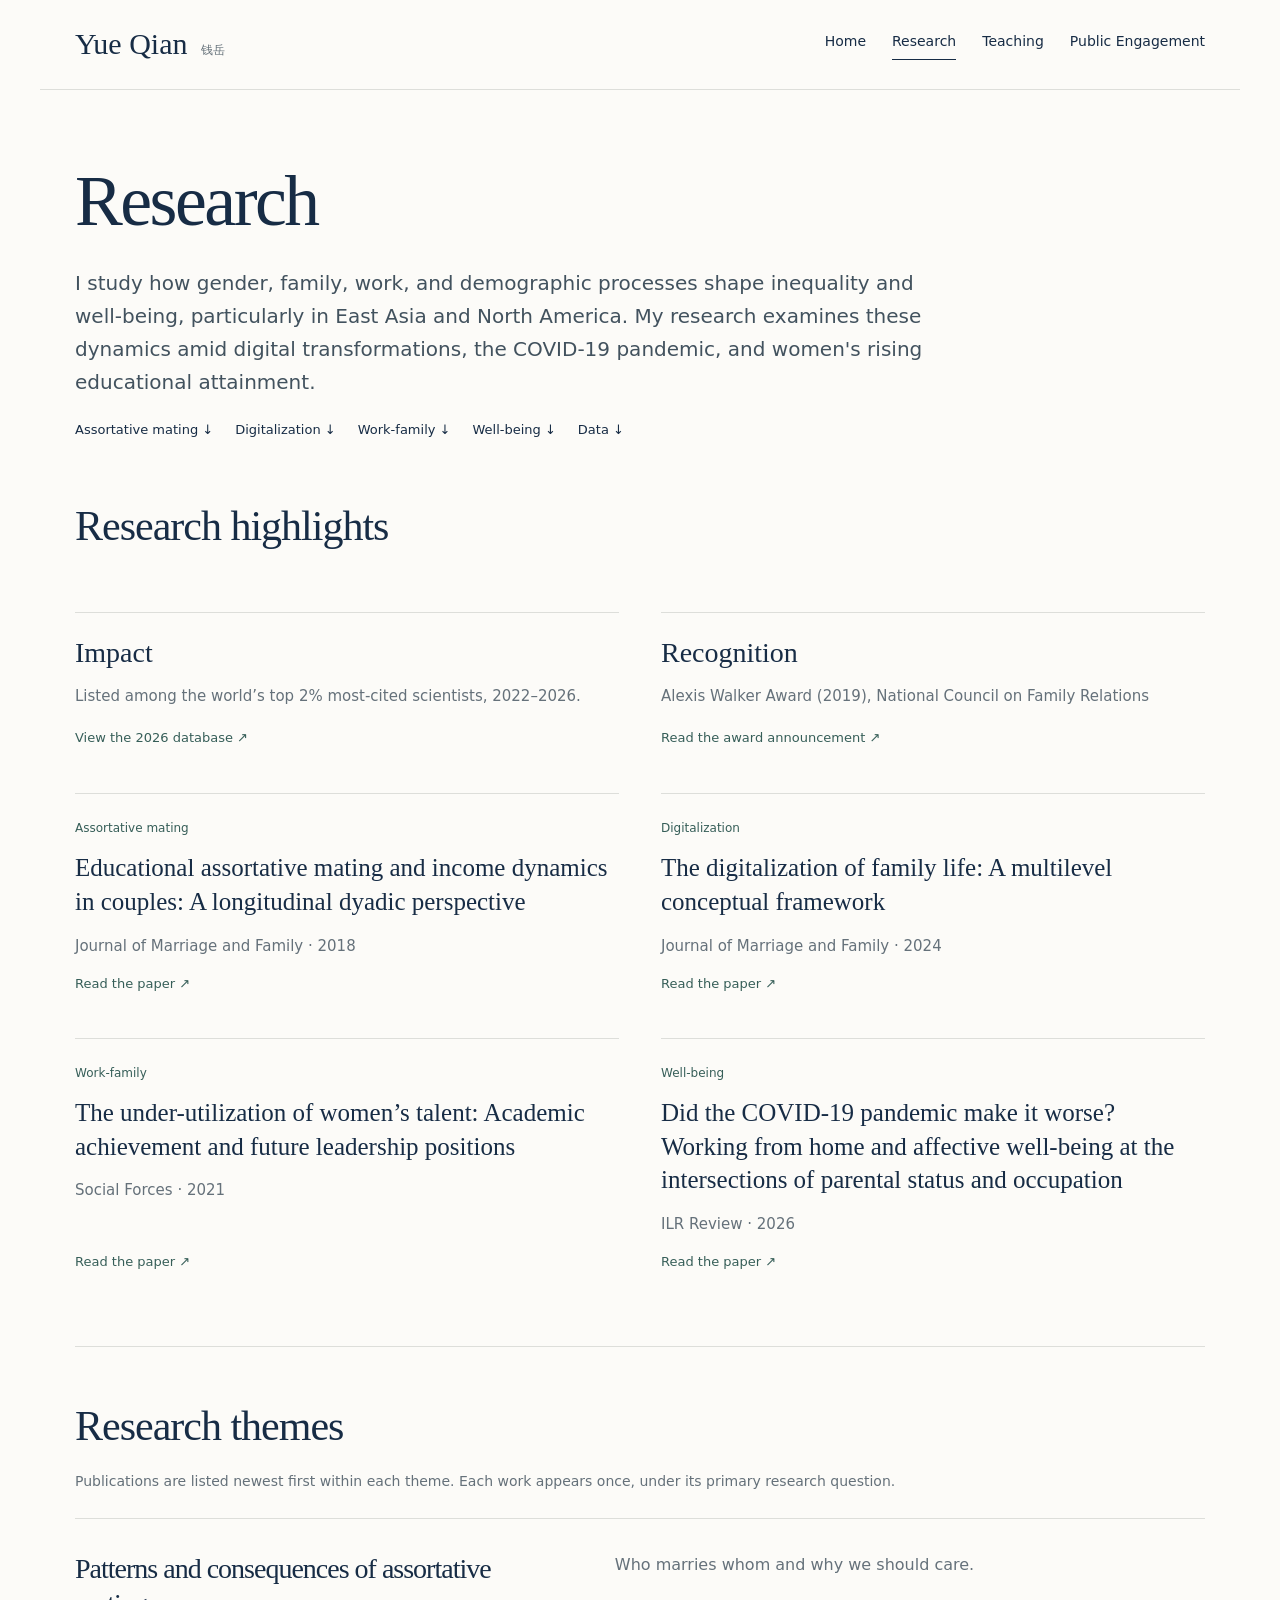
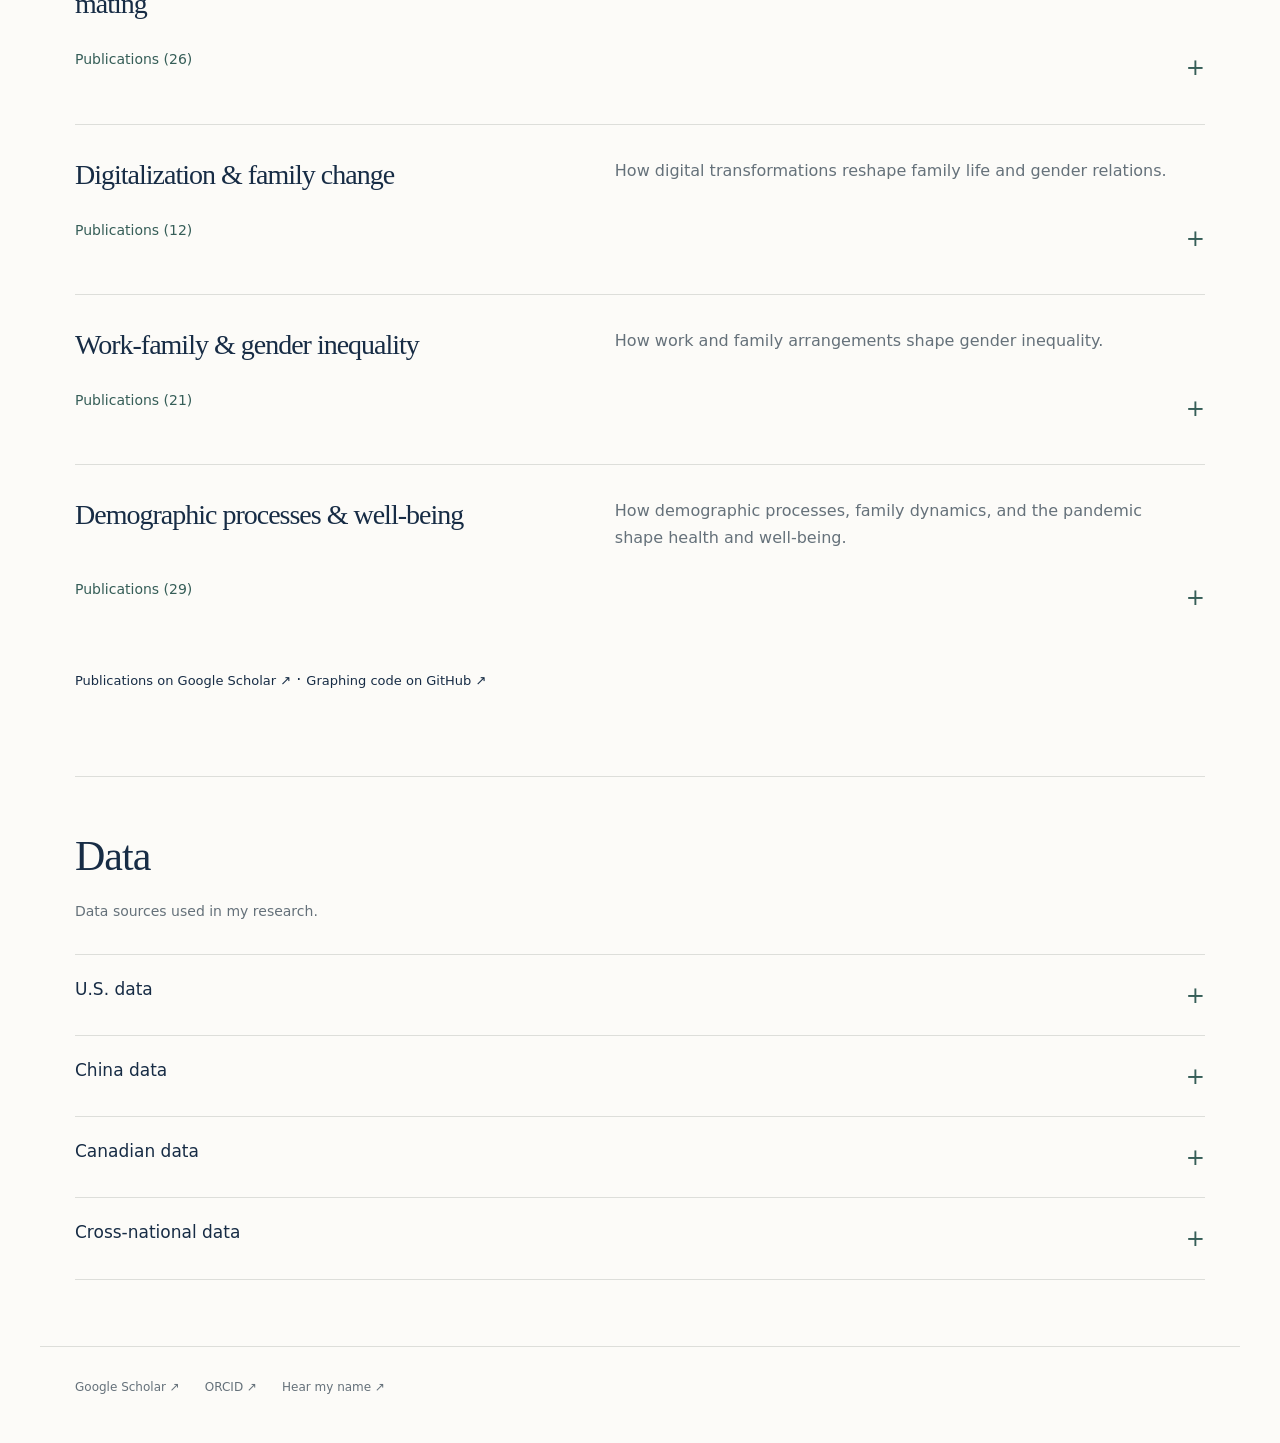
<file: research.html>
<!doctype html><html lang="en"><head><meta charset="utf-8"><meta name="viewport" content="width=device-width,initial-scale=1"><meta name="description" content="Yue Qian, sociologist at The Chinese University of Hong Kong. Research on gender, family, work, inequality, and well-being."><title>Research · Yue Qian</title><link rel="stylesheet" href="assets/css/style.css"><style>.research-highlights{display:grid;grid-template-columns:1fr 1fr;gap:42px;padding:5px 0 35px;margin-bottom:25px}.research-highlights>h2{grid-column:1/-1;margin:0;font-size:36px}.research-highlights article{border-top:1px solid var(--line);padding-top:24px}.research-highlights h3{font-size:28px;margin-bottom:14px}.research-highlights p{font-size:15px;color:var(--muted);margin-bottom:14px}.research-highlights a{font-size:13px;color:var(--accent);text-decoration:none}@media(max-width:600px){.research-highlights{grid-template-columns:1fr;gap:24px}}.research-highlights .highlight-theme{color:var(--accent);font-size:12px;margin-bottom:12px}.research-highlights .highlight-paper h3{font-size:25px;line-height:1.35}.research-highlights .highlight-paper h3 a{font:inherit;color:var(--ink)}.research-highlights .highlight-paper{display:flex;flex-direction:column;align-items:start}.research-highlights .highlight-paper>a:last-child{margin-top:auto}.research-highlights{padding-bottom:52px;margin-bottom:0}.research-themes-heading{border-top:1px solid var(--line);padding-top:55px;margin-top:20px}.research-themes-heading h2{margin-bottom:18px}.research-themes-heading+.record-intro{margin-bottom:24px}@media(max-width:600px){.research-highlights{padding-bottom:32px}.research-themes-heading{padding-top:36px;margin-top:12px}}.data-section{padding-bottom:66px}.data-section .research-themes-heading{margin-top:52px}.data-section .record-intro{max-width:none}@media(max-width:600px){.data-section .research-themes-heading{margin-top:35px}}</style><style>h2.section-title{font-family:Georgia,'Times New Roman',serif;font-weight:400;font-size:clamp(30px,3.3vw,42px)!important;line-height:1.15!important;letter-spacing:-1px;margin:0 0 20px!important;text-transform:none}</style><style>main h1.page-title{font-family:Georgia,'Times New Roman',serif!important;font-weight:400!important;font-size:clamp(46px,5.6vw,78px)!important;line-height:1.15!important;letter-spacing:-2.5px!important;margin:0 0 25px!important}@media(max-width:640px){main h1.page-title{font-size:47px!important;letter-spacing:-1.5px!important}}</style></head><body><a class="skip" href="#main">Skip to content</a><header><a class="wordmark" href="index.html">Yue Qian<span>钱岳</span></a><nav aria-label="Main navigation"><a href="index.html">Home</a><a href="research.html" aria-current="page">Research</a><a href="teaching.html">Teaching</a><a href="public-sociology.html">Public Engagement</a></nav></header><main id="main"><section class="page-intro"><h1 class="page-title">Research</h1><p class="lede max-text">I study how gender, family, work, and demographic processes shape inequality and well-being, particularly in East Asia and North America. My research examines these dynamics amid digital transformations, the COVID-19 pandemic, and women's rising educational attainment.</p><div class="profile-links"><a href="#theme-1">Assortative mating ↓</a><a href="#theme-2">Digitalization ↓</a><a href="#theme-3">Work-family ↓</a><a href="#theme-4">Well-being ↓</a><a href="#data-codes">Data ↓</a></div></section><section class="research-highlights" aria-labelledby="research-highlights-title"><h2 id="research-highlights-title" class="section-title">Research highlights</h2><article><h3>Impact</h3><p>Listed among the world’s top 2% most-cited scientists, 2022–2026.</p><a href="https://elsevier.digitalcommonsdata.com/datasets/btchxktzyw/9">View the 2026 database ↗</a></article><article><h3>Recognition</h3><p>Alexis Walker Award (2019), National Council on Family Relations</p><a href="https://www.ncfr.org/news/qian-receives-wileys-2019-alexis-walker-award">Read the award announcement ↗</a></article><article class="highlight-paper"><p class="highlight-theme">Assortative mating</p><h3><a href="https://onlinelibrary.wiley.com/doi/abs/10.1111/jomf.12470">Educational assortative mating and income dynamics in couples: A longitudinal dyadic perspective</a></h3><p>Journal of Marriage and Family · 2018</p><a href="https://onlinelibrary.wiley.com/doi/abs/10.1111/jomf.12470">Read the paper ↗</a></article><article class="highlight-paper"><p class="highlight-theme">Digitalization</p><h3><a href="https://onlinelibrary.wiley.com/doi/full/10.1111/jomf.12983">The digitalization of family life: A multilevel conceptual framework</a></h3><p>Journal of Marriage and Family · 2024</p><a href="https://onlinelibrary.wiley.com/doi/full/10.1111/jomf.12983">Read the paper ↗</a></article><article class="highlight-paper"><p class="highlight-theme">Work-family</p><h3><a href="https://academic.oup.com/sf/article-abstract/100/2/564/6103179">The under-utilization of women’s talent: Academic achievement and future leadership positions</a></h3><p>Social Forces · 2021</p><a href="https://academic.oup.com/sf/article-abstract/100/2/564/6103179">Read the paper ↗</a></article><article class="highlight-paper"><p class="highlight-theme">Well-being</p><h3><a href="https://journals.sagepub.com/doi/full/10.1177/00197939251390748">Did the COVID-19 pandemic make it worse? Working from home and affective well-being at the intersections of parental status and occupation</a></h3><p>ILR Review · 2026</p><a href="https://journals.sagepub.com/doi/full/10.1177/00197939251390748">Read the paper ↗</a></article></section><div class="research-themes-heading"><h2 class="section-title">Research themes</h2></div><p class="record-intro">Publications are listed newest first within each theme. Each work appears once, under its primary research question.</p><div class="research-themes"><section class="theme-overview" id="theme-1"><h2>Patterns and consequences of assortative mating</h2><p>Who marries whom and why we should care.</p><details class="theme-papers archive-group"><summary><span>Publications (26)</span><span class="expand" aria-hidden="true">+</span></summary><div class="archive-content"><article class="paper"><h3><a href="https://onlinelibrary.wiley.com/doi/abs/10.1111/jomf.70013">What makes a desirable spouse in China? New evidence from a national survey experiment</a></h3><p class="authors">Jia Yu, <strong>Yue Qian</strong>, Yang Hu, Yang Zhou, Yu Xie (2026)</p><p class="citation">Journal of Marriage and Family</p></article><article class="paper"><h3><a href="https://rkyj.ruc.edu.cn/CN/Y2026/V50/I4/41">突破婚姻中心主义：非婚姻关系的国际趋势及其对中国的启示<br>Beyond a marriage-centered framework: Non-marital relationships in international contexts and their implications for Chinese families</a></h3><p class="authors"><strong>Yue Qian</strong>, Yang Hu (2026)</p><p class="citation">人口研究</p></article><article class="paper"><h3><a href="https://read.dukeupress.edu/demography/article-abstract/62/4/1203/401985">Whose parents matter? Intergenerational transmission of earnings arrangements in different-sex couples: A research note</a></h3><p class="authors">Wen Fan, <strong>Yue Qian</strong> (2025)</p><p class="citation">Demography</p></article><article class="paper"><h3><a href="https://www.tandfonline.com/doi/abs/10.1080/03623319.2020.1851560">Concentration and dispersion: School-to-work linkages and their impact on occupational assortative mating</a></h3><p class="authors">Siqi Han, <strong>Yue Qian</strong> (2024)</p><p class="citation">The Social Science Journal</p></article><article class="paper"><h3><a href="https://www.nature.com/articles/s41562-023-01545-5">Gender, education expansion and intergenerational educational mobility around the world</a></h3><p class="authors">Yang Hu, <strong>Yue Qian</strong> (2023)</p><p class="citation">Nature Human Behaviour</p><div class="profile-links"><a href="https://osf.io/3q75x/">Code ↗</a></div><div class="profile-links"><a href="https://static-content.springer.com/esm/art%3A10.1038%2Fs41562-023-01545-5/MediaObjects/41562_2023_1545_MOESM3_ESM.pdf">Transparent peer review ↗</a></div></article><article class="paper"><h3><a href="https://www.jstor.org/stable/48728213">Differences in occupational homogamy by race, ethnicity, and national origin</a></h3><p class="authors">Kate H Choi, <strong>Yue Qian</strong> (2023)</p><p class="citation">Demographic Research</p></article><article class="paper"><h3><a href="https://onlinelibrary.wiley.com/doi/abs/10.1111/jftr.12507">The rise of the childless single in South Korea</a></h3><p class="authors">Kate H Choi, <strong>Yue Qian</strong> (2023)</p><p class="citation">Journal of Family Theory &amp; Review</p></article><article class="paper"><h3><a href="https://www.tandfonline.com/doi/abs/10.1080/01494929.2021.2006389">Assortative mating among college graduates: Heterogeneity across fields of study</a></h3><p class="authors">Siqi Han, <strong>Yue Qian</strong> (2022)</p><p class="citation">Marriage &amp; Family Review</p></article><article class="paper"><h3><a href="https://onlinelibrary.wiley.com/doi/abs/10.1111/sifp.12185">Child marriage in mainland China</a></h3><p class="authors">Suiqiong Fan, <strong>Yue Qian</strong>, Alissa Koski (2022)</p><p class="citation">Studies in Family Planning</p></article><article class="paper"><h3><a href="https://onlinelibrary.wiley.com/doi/abs/10.1002/psp.2524">Migration policies on migrant–native marriage: A multilevel analysis of 43 Chinese cities</a></h3><p class="authors">Felicia F. Tian, <strong>Yue Qian</strong> (2022)</p><p class="citation">Population, Space and Place</p></article><article class="paper"><h3><a href="https://www.tandfonline.com/doi/abs/10.1080/1369183X.2019.1585006">Generation, education, and intermarriage of Asian Americans</a></h3><p class="authors">Zhenchao Qian, <strong>Yue Qian</strong> (2020)</p><p class="citation">Journal of Ethnic and Migration Studies</p><p><a href="https://www.taylorfrancis.com/chapters/edit/10.4324/9781003240402-2/generation-education-intermarriage-asian-americans-zhenchao-qian-yue-qian">Reprinted in Migration and Marriage in Asian Contexts ↗</a></p></article><article class="paper"><h3><a href="https://www.tandfonline.com/doi/abs/10.1080/1369183X.2019.1592883">Hukou, marriage, and access to wealth in Shanghai</a></h3><p class="authors">Zhenchao Qian, Yuan Cheng, <strong>Yue Qian</strong> (2020)</p><p class="citation">Journal of Ethnic and Migration Studies</p></article><article class="paper"><h3><a href="https://onlinelibrary.wiley.com/doi/abs/10.1111/sifp.12135">Premarital pregnancy in China: Cohort trends and educational gradients</a></h3><p class="authors"><strong>Yue Qian</strong>, Yongai Jin (2020)</p><p class="citation">Studies in Family Planning</p></article><article class="paper"><h3><a href="https://www.sciencedirect.com/science/article/pii/S0277953619303508">Rising educational gradients in mortality among US whites: What are the roles of marital status and educational homogamy?</a></h3><p class="authors">Wen Fan, <strong>Yue Qian</strong> (2019)</p><p class="citation">Social Science &amp; Medicine</p></article><article class="paper"><h3><a href="https://www.jstor.org/stable/26850643">Educational and age assortative mating in China: The importance of marriage order</a></h3><p class="authors">Yang Hu, <strong>Yue Qian</strong> (2019)</p><p class="citation">Demographic Research</p><div class="profile-links"><a href="https://www.demographic-research.org/volumes/vol41/3/default.htm">Code ↗</a></div></article><article class="paper"><h3><a href="https://onlinelibrary.wiley.com/doi/abs/10.1111/jomf.12470">Educational assortative mating and income dynamics in couples: A longitudinal dyadic perspective</a></h3><p class="authors"><strong>Yue Qian</strong> (2018)</p><p class="citation">Journal of Marriage and Family</p></article><article class="paper"><h3><a href="https://www.sciencedirect.com/science/article/pii/S0276562417301191">Hukou locality and intermarriages in two Chinese cities: Shanghai and Shenzhen</a></h3><p class="authors">Felicia F Tian, <strong>Yue Qian</strong>, Zhenchao Qian (2018)</p><p class="citation">Research in Social Stratification and Mobility</p></article><article class="paper"><h3><a href="https://link.springer.com/article/10.1007/s10834-018-9579-2">The impact of educational pairing and urban residency on household financial investments in urban China</a></h3><p class="authors">Ningzi Li, <strong>Yue Qian</strong> (2018)</p><p class="citation">Journal of Family and Economic Issues</p></article><article class="paper"><h3><a href="https://www.tandfonline.com/doi/abs/10.1080/21620555.2018.1428895">Women’s fertility autonomy in urban China: The role of couple dynamics under the universal two-child policy</a></h3><p class="authors"><strong>Yue Qian</strong>, Yongai Jin (2018)</p><p class="citation">Chinese Sociological Review</p><p><a href="https://www.routledge.com/Fertility-and-Childcare-in-East-Asia-Gender-Dynamics-and-Intergenerational-Support/Wu-Zhou-Kan/p/book/9781032696386">Reprinted in Fertility and Childcare in East Asia ↗</a></p></article><article class="paper"><h3><a href="https://www.tandfonline.com/doi/abs/10.1080/21620555.2017.1288066">Assortative mating by education and hukou in Shanghai</a></h3><p class="authors"><strong>Yue Qian</strong>, Zhenchao Qian (2017)</p><p class="citation">Chinese Sociological Review</p></article><article class="paper"><h3><a href="https://onlinelibrary.wiley.com/doi/abs/10.1111/jomf.12372">Gender asymmetry in educational and income assortative marriage</a></h3><p class="authors"><strong>Yue Qian</strong> (2017)</p><p class="citation">Journal of Marriage and Family</p><p><a href="https://www.ncfr.org/news/qian-receives-wileys-2019-alexis-walker-award">Alexis Walker Award, National Council on Family Relations ↗</a></p></article><article class="paper"><h3><a href="https://ccj.pku.edu.cn/Article/info?aid=110417945">家庭经济地位与生育行为: 宏观环境的调节效应</a></h3><p class="authors">Yongai Jin, <strong>Yue Qian</strong>, Wei Chen (2015)</p><p class="citation">人口与发展</p></article><article class="paper"><h3><a href="https://www.jstor.org/stable/26350099">The gender divide in urban China: Singlehood and assortative mating by age and education</a></h3><p class="authors"><strong>Yue Qian</strong>, Zhenchao Qian (2014)</p><p class="citation">Demographic Research</p></article><h3 class="related-heading">Chapters &amp; other scholarly work</h3><article class="paper"><h3><a href="https://doi.org/10.1038/s41562-023-01546-4">How do mothers matter for intergenerational mobility globally?</a></h3><p class="authors">Yang Hu, <strong>Yue Qian</strong> (2023)</p><p class="citation">Nature Human Behaviour</p><p class="publication-kind">Research briefing</p></article><article class="paper"><h3><a href="http://www.shehui.pku.edu.cn/upload/editor/file/20200917/20200917142037_1691.pdf">女性教育崛起背景下的性别关系动态</a></h3><p class="authors"><strong>Yue Qian</strong> (2020)</p><p class="citation">妇女研究论丛</p><p class="publication-kind">Commentary</p></article><article class="paper"><h3><a href="https://www.emerald.com/books/edited-volume/13408/chapter-abstract/83939500">Educational assortative mating and female breadwinning trajectories: A group-based trajectory analysis</a></h3><p class="authors"><strong>Yue Qian</strong> (2017)</p><p class="citation">Intimate Relationships and Social Change</p><p class="publication-kind">Book chapter</p></article></div></details></section><section class="theme-overview" id="theme-2"><h2>Digitalization &amp; family change</h2><p>How digital transformations reshape family life and gender relations.</p><details class="theme-papers archive-group"><summary><span>Publications (12)</span><span class="expand" aria-hidden="true">+</span></summary><div class="archive-content"><article class="paper"><h3><a href="https://academic.oup.com/esr/advance-article-abstract/doi/10.1093/esr/jcag002/8469544">Empowerment and individualization: Online banking and household financial organization</a></h3><p class="authors">Yang Hu, <strong>Yue Qian</strong> (2026)</p><p class="citation">European Sociological Review</p></article><article class="paper"><h3><a href="https://www.tandfonline.com/doi/abs/10.1080/1369118X.2025.2592771">Who is concerned about digitalization? The role of digital literacy and exposure across 30 countries</a></h3><p class="authors">Yang Hu, <strong>Yue Qian</strong> (2026)</p><p class="citation">Information, Communication &amp; Society</p></article><article class="paper"><h3><a href="https://onlinelibrary.wiley.com/doi/abs/10.1111/jomf.12967">How couples meet and assortative mating in Canada</a></h3><p class="authors"><strong>Yue Qian</strong>, Yang Hu (2025)</p><p class="citation">Journal of Marriage and Family</p></article><article class="paper"><h3><a href="https://journals.sagepub.com/doi/abs/10.1177/02654075251339257">The efficiency paradox: A temporal lens into online dating among Chinese immigrants in Canada</a></h3><p class="authors">Manlin Cai, <strong>Yue Qian</strong>, Yang Hu (2025)</p><p class="citation">Journal of Social and Personal Relationships</p></article><article class="paper"><h3><a href="https://journals.sagepub.com/doi/abs/10.1177/0192513X231155603">How to find Mr/Miss right? The mechanism of search among online daters in Shanghai</a></h3><p class="authors">Yang Shen, <strong>Yue Qian</strong> (2024)</p><p class="citation">Journal of Family Issues</p></article><article class="paper"><h3><a href="https://www.tandfonline.com/doi/abs/10.1080/13668803.2024.2373852">Gendering digital labor: Work and family digital communication across 29 countries</a></h3><p class="authors">Yang Hu, <strong>Yue Qian</strong> (2024)</p><p class="citation">Community, Work &amp; Family</p></article><article class="paper"><h3><a href="https://onlinelibrary.wiley.com/doi/abs/10.1111/jomf.12983">The digitalization of family life: A multilevel conceptual framework</a></h3><p class="authors"><strong>Yue Qian</strong>, Yang Hu (2024)</p><p class="citation">Journal of Marriage and Family</p></article><article class="paper"><h3><a href="https://onlinelibrary.wiley.com/doi/abs/10.1111/cars.12414">Digital ethnic enclaves: Mate preferences and platform choices among Chinese immigrant online daters in Vancouver</a></h3><p class="authors">Manlin Cai, <strong>Yue Qian</strong> (2023)</p><p class="citation">Canadian Review of Sociology</p></article><article class="paper"><h3><a href="https://www.emerald.com/intr/article/32/4/1264/176219">Disruption or reproduction? Nativity, gender and online dating in Canada</a></h3><p class="authors"><strong>Yue Qian</strong> (2022)</p><p class="citation">Internet Research</p></article><article class="paper"><h3><a href="https://www.tandfonline.com/doi/abs/10.1080/21620555.2022.2059459">Gendered age preferences for potential partners: A mixed-methods study among online daters in Shanghai</a></h3><p class="authors"><strong>Yue Qian</strong>, Yang Shen, Manlin Cai (2022)</p><p class="citation">Chinese Sociological Review</p></article><article class="paper"><h3><a href="https://www.frontiersin.org/journals/sociology/articles/10.3389/fsoc.2021.714626/full">COVID-19, inter-household contact and mental well-being among older adults in the US and the UK</a></h3><p class="authors">Yang Hu, <strong>Yue Qian</strong> (2021)</p><p class="citation">Frontiers in Sociology</p></article><article class="paper"><h3><a href="https://journals.sagepub.com/doi/abs/10.1177/2057150X20957422">Mate selection among online daters in Shanghai: Why does education matter?</a></h3><p class="authors">Siqi Xiao, <strong>Yue Qian</strong> (2020)</p><p class="citation">Chinese Journal of Sociology</p></article></div></details></section><section class="theme-overview" id="theme-3"><h2>Work-family &amp; gender inequality</h2><p>How work and family arrangements shape gender inequality.</p><details class="theme-papers archive-group"><summary><span>Publications (21)</span><span class="expand" aria-hidden="true">+</span></summary><div class="archive-content"><article class="paper"><h3><a href="https://onlinelibrary.wiley.com/doi/abs/10.1111/gwao.70027">Workplace productivity: Gender, parenthood, and career consequences in the United States</a></h3><p class="authors">Jill E Yavorsky, <strong>Yue Qian</strong>, Rebecca Glauber (2026)</p><p class="citation">Gender, Work &amp; Organization</p></article><article class="paper"><h3><a href="https://onlinelibrary.wiley.com/doi/abs/10.1111/1468-4446.13067">Stressful life events and depressive symptoms during COVID‐19: A gender comparison</a></h3><p class="authors"><strong>Yue Qian</strong>, Wen Fan (2024)</p><p class="citation">The British Journal of Sociology</p></article><article class="paper"><h3><a href="https://onlinelibrary.wiley.com/doi/abs/10.1111/jomf.12927">COVID‐19 job loss and re‐employment among partnered parents: Gender and educational variations</a></h3><p class="authors"><strong>Yue Qian</strong>, Rebecca Glauber, Jill E Yavorsky (2023)</p><p class="citation">Journal of Marriage and Family</p></article><article class="paper"><h3><a href="https://academic.oup.com/sf/article-abstract/102/2/609/7159229">Separate spheres: The gender division of labor in the financial elite</a></h3><p class="authors">Jill E Yavorsky, Lisa A Keister, <strong>Yue Qian</strong>, Sarah Thébaud (2023)</p><p class="citation">Social Forces</p></article><article class="paper"><h3><a href="https://www.tandfonline.com/doi/abs/10.1080/17441730.2021.1932067">Constellations of gender ideology, earnings arrangements, and marital satisfaction: A comparison across four East Asian societies</a></h3><p class="authors">Wen Fan, <strong>Yue Qian</strong> (2022)</p><p class="citation">Asian Population Studies</p></article><article class="paper"><h3><a href="https://journals.sagepub.com/doi/abs/10.1177/23780231221132383">Gender and educational variation in how temporal dimensions of paid work affect parental child care time</a></h3><p class="authors"><strong>Yue Qian</strong>, Liana C Sayer (2022)</p><p class="citation">Socius</p><div class="profile-links"><a href="https://osf.io/7cu6v/">Code ↗</a></div></article><article class="paper"><h3><a href="https://muse.jhu.edu/pub/78/article/882881/summary">Gender, parenthood, and employment during COVID-19: An immigrant-native born comparison in Canada</a></h3><p class="authors">Siqi Qin, Manlin Cai, Sylvia Fuller, <strong>Yue Qian</strong> (2022)</p><p class="citation">Canadian Ethnic Studies</p></article><article class="paper"><h3><a href="https://academic.oup.com/sf/article-abstract/100/4/1642/6319641">Parenthood, gender, and the risks and consequences of job loss</a></h3><p class="authors">Sylvia Fuller, <strong>Yue Qian</strong> (2022)</p><p class="citation">Social Forces</p></article><article class="paper"><h3><a href="https://onlinelibrary.wiley.com/doi/abs/10.1111/gwao.12661">Couples' changing work patterns in the United Kingdom and the United States during the COVID‐19 pandemic</a></h3><p class="authors"><strong>Yue Qian</strong>, Yang Hu (2021)</p><p class="citation">Gender, Work &amp; Organization</p></article><article class="paper"><h3><a href="https://journals.sagepub.com/doi/abs/10.1177/08912432211001287">COVID-19 and the gender gap in employment among parents of young children in Canada</a></h3><p class="authors">Sylvia Fuller, <strong>Yue Qian</strong> (2021)</p><p class="citation">Gender &amp; Society</p></article><article class="paper"><h3><a href="https://compass.onlinelibrary.wiley.com/doi/abs/10.1111/soc4.12881">The gendered pandemic: The implications of COVID‐19 for work and family</a></h3><p class="authors">Jill E Yavorsky, <strong>Yue Qian</strong>, Amanda C Sargent (2021)</p><p class="citation">Sociology Compass</p><p><a href="https://www.taylorfrancis.com/chapters/edit/10.4324/9781003199588-30/gendered-pandemic-jill-yavorsky-yue-qian-amanda-sargent">Reprinted in Working in America ↗</a></p></article><article class="paper"><h3><a href="https://academic.oup.com/sf/article-abstract/100/2/564/6103179">The under-utilization of women’s talent: Academic achievement and future leadership positions</a></h3><p class="authors"><strong>Yue Qian</strong>, Jill E Yavorsky (2021)</p><p class="citation">Social Forces</p></article><article class="paper"><h3><a href="https://utppublishing.com/doi/abs/10.3138/cpp.2020-077">COVID-19 and the gender employment gap among parents of young children</a></h3><p class="authors"><strong>Yue Qian</strong>, Sylvia Fuller (2020)</p><p class="citation">Canadian Public Policy</p></article><article class="paper"><h3><a href="https://journals.sagepub.com/doi/abs/10.1177/1536504220902196">Gender in the one percent</a></h3><p class="authors">Jill E Yavorsky, Lisa A Keister, <strong>Yue Qian</strong> (2020)</p><p class="citation">Contexts</p></article><article class="paper"><h3><a href="https://muse.jhu.edu/pub/250/article/757486/summary">Separating spheres: Cohort differences in gender attitudes about work and family in China</a></h3><p class="authors"><strong>Yue Qian</strong>, Jiaxing Li (2020)</p><p class="citation">China Review</p></article><article class="paper"><h3><a href="https://link.springer.com/article/10.1007/s10902-018-0039-3">Men and women at work: Occupational gender composition and affective well-being in the United States</a></h3><p class="authors"><strong>Yue Qian</strong>, Wen Fan (2019)</p><p class="citation">Journal of Happiness Studies</p></article><article class="paper"><h3><a href="https://journals.sagepub.com/doi/abs/10.1177/0003122418820702">Women in the one percent: Gender dynamics in top income positions</a></h3><p class="authors">Jill E Yavorsky, Lisa A Keister, <strong>Yue Qian</strong>, Michael Nau (2019)</p><p class="citation">American Sociological Review</p><div class="profile-links"><a href="https://drive.google.com/drive/folders/1ASNyk9yh_IL-vkP2SQekeOKWCg5IRxx4">Code ↗</a></div></article><article class="paper"><h3><a href="https://onlinelibrary.wiley.com/doi/abs/10.1111/jomf.12274">Division of labor, gender ideology, and marital satisfaction in East Asia</a></h3><p class="authors"><strong>Yue Qian</strong>, Liana C Sayer (2016)</p><p class="citation">Journal of Marriage and Family</p></article><article class="paper"><h3><a href="https://www.tandfonline.com/doi/abs/10.1111/tsq.12152">Man up, man down: Race–ethnicity and the hierarchy of men in female-dominated work</a></h3><p class="authors">Jill E Yavorsky, Philip N Cohen, <strong>Yue Qian</strong> (2016)</p><p class="citation">The Sociological Quarterly</p></article><article class="paper"><h3><a href="https://link.springer.com/article/10.1007/s11205-014-0623-9">Work, family, and gendered happiness among married people in urban China</a></h3><p class="authors"><strong>Yue Qian</strong>, Zhenchao Qian (2015)</p><p class="citation">Social Indicators Research</p></article><h3 class="related-heading">Chapters &amp; other scholarly work</h3><article class="paper"><h3><a href="https://journals.sagepub.com/doi/abs/10.1177/2057150X261468815">Gender dynamics within and beyond families in China: Marriage, parenthood and economic affairs</a></h3><p class="authors">Jing Song, Feinian Chen, <strong>Yue Qian</strong> (2026)</p><p class="citation">Chinese Journal of Sociology</p><p class="publication-kind">Editorial</p></article></div></details></section><section class="theme-overview" id="theme-4"><h2>Demographic processes &amp; well-being</h2><p>How demographic processes, family dynamics, and the pandemic shape health and well-being.</p><details class="theme-papers archive-group"><summary><span>Publications (29)</span><span class="expand" aria-hidden="true">+</span></summary><div class="archive-content"><article class="paper"><h3><a href="https://journals.sagepub.com/doi/abs/10.1177/07308884261476223">The resurgence of state-sector employment? The COVID-19 pandemic and Chinese workers’ shifting job satisfaction</a></h3><p class="authors"><strong>Yue Qian</strong>, Wen Fan (2026)</p><p class="citation">Work and Occupations</p></article><article class="paper"><h3><a href="https://journals.sagepub.com/doi/abs/10.1177/00197939251390748">Did the COVID-19 pandemic make it worse? Working from home and affective well-being at the intersections of parental status and occupation</a></h3><p class="authors"><strong>Yue Qian</strong>, Wen Fan (2026)</p><p class="citation">ILR Review</p></article><article class="paper"><h3><a href="https://journals.sagepub.com/doi/abs/10.1177/18681026251392281">Economic risks and mental health during China's 2020 COVID-19 outbreak: A mixed-methods approach</a></h3><p class="authors">Wen Fan, <strong>Yue Qian</strong> (2026)</p><p class="citation">Journal of Current Chinese Affairs</p></article><article class="paper"><h3><a href="https://www.tandfonline.com/doi/abs/10.1080/1369183X.2026.2713278">Navigating Canadian permanent residency, citizenship, or returning home: Sources and strategies of social protection among Chinese international students amid (geo-) political and economic risks</a></h3><p class="authors">Lake Lui, Manlin Cai, <strong>Yue Qian</strong> (2026)</p><p class="citation">Journal of Ethnic and Migration Studies</p></article><article class="paper"><h3><a href="https://sociologicalscience.com/articles-v12-3-51/">Straight jacket: The implications of multidimensional sexuality for relationship quality and stability</a></h3><p class="authors"><strong>Yue Qian</strong>, Yang Hu (2025)</p><p class="citation">Sociological Science</p><div class="profile-links"><a href="https://osf.io/n32ty/">Code ↗</a></div></article><article class="paper"><h3><a href="https://link.springer.com/article/10.1007/s11205-024-03467-9">How did COVID-19 containment policies influence depressive symptoms? Longitudinal evidence from China</a></h3><p class="authors">Anqi Ye, Wen Liu, <strong>Yue Qian</strong> (2025)</p><p class="citation">Social Indicators Research</p><div class="profile-links"><a href="https://osf.io/64svn/">Code ↗</a></div></article><article class="paper"><h3><a href="https://journals.uvic.ca/index.php/mmd/article/view/22269">How have Asians experienced discrimination differently during COVID-19? The role of nativity</a></h3><p class="authors">Cary Wu, Eric Kennedy, <strong>Yue Qian</strong>, Rima Wilkes (2025)</p><p class="citation">Migration, Mobility, &amp; Displacement</p></article><article class="paper"><h3><a href="https://muse.jhu.edu/pub/78/article/934427/summary">Comfortably" Western": How Chinese international students imagine Canada</a></h3><p class="authors">Lake Lui, Manlin Cai, <strong>Yue Qian</strong> (2024)</p><p class="citation">Canadian Ethnic Studies</p></article><article class="paper"><h3><a href="https://www.pnas.org/doi/abs/10.1073/pnas.2322920121">Declining Chinese attitudes toward the United States amid COVID-19</a></h3><p class="authors">Yu Xie, Feng Yang, Junming Huang, Yuchen He, Yi Zhou, <strong>Yue Qian</strong>, Weicheng Cai, Jie Zhou (2024)</p><p class="citation">Proceedings of the National Academy of Sciences</p></article><article class="paper"><h3><a href="https://link.springer.com/article/10.1007/s10902-023-00669-9">State contexts, job insecurity, and subjective well-being in the time of COVID-19</a></h3><p class="authors">Wen Fan, <strong>Yue Qian</strong> (2023)</p><p class="citation">Journal of Happiness Studies</p></article><article class="paper"><h3><a href="https://www.tandfonline.com/doi/abs/10.1080/07448481.2021.1909046">Student loans, mental health, and substance use: A gender comparison among US young adults</a></h3><p class="authors"><strong>Yue Qian</strong>, Wen Fan (2023)</p><p class="citation">Journal of American College Health</p></article><article class="paper"><h3><a href="https://journals.sagepub.com/doi/abs/10.1177/21568693221131819">The early 2020 COVID-19 outbreak in China and subsequent flourishing: Medium-term effects and intervening mechanisms</a></h3><p class="authors"><strong>Yue Qian</strong>, Wen Fan (2023)</p><p class="citation">Society and Mental Health</p></article><article class="paper"><h3><a href="https://journals.sagepub.com/doi/abs/10.1177/00380385221091129">Belief in science and beliefs about COVID-19: Educational gradients</a></h3><p class="authors"><strong>Yue Qian</strong>, Yu Xie, Yongai Jin (2022)</p><p class="citation">Sociology</p></article><article class="paper"><h3><a href="https://journals.sagepub.com/doi/abs/10.1177/23780231221124580">Coethnic concentration and Asians’ perceived discrimination across US counties during COVID-19</a></h3><p class="authors">Rennie Lee, <strong>Yue Qian</strong>, Cary Wu (2022)</p><p class="citation">Socius</p></article><article class="paper"><h3><a href="https://www.sciencedirect.com/science/article/pii/S2667321522000579">Pregnant under quarantine: Women's agency and access to medical care under Wuhan's COVID-19 lockdown</a></h3><p class="authors">Amy Hanser, <strong>Yue Qian</strong> (2022)</p><p class="citation">SSM-Qualitative Research in Health</p></article><article class="paper"><h3><a href="https://link.springer.com/article/10.1007/s44192-022-00020-3">Reflecting on earlier affected areas that shaped COVID-19 mental health efforts</a></h3><p class="authors">Shawna K Narayan, Vivian WL Tsang, <strong>Yue Qian</strong> (2022)</p><p class="citation">Discover Mental Health</p></article><article class="paper"><h3><a href="https://www.frontiersin.org/journals/public-health/articles/10.3389/fpubh.2022.937179/full">The gender peak effect: Women are most vulnerable to infections during COVID-19 peaks</a></h3><p class="authors">Cary Wu, <strong>Yue Qian</strong> (2022)</p><p class="citation">Frontiers in Public Health</p></article><article class="paper"><h3><a href="https://www.tandfonline.com/doi/abs/10.1080/01419870.2020.1851739">Anti-Asian discrimination and the Asian-white mental health gap during COVID-19</a></h3><p class="authors">Cary Wu, <strong>Yue Qian</strong>, Rima Wilkes (2021)</p><p class="citation">Ethnic and Racial Studies</p></article><article class="paper"><h3><a href="https://weekly.chinacdc.cn/en/article/doi/10.46234/ccdcw2021.157">Belief in science and attitudes toward COVID-19: A demographic standardization approach to China–US comparison, 2020</a></h3><p class="authors"><strong>Yue Qian</strong>, Yongai Jin, Yu Xie (2021)</p><p class="citation">China CDC Weekly</p></article><article class="paper"><h3><a href="https://www.sciencedirect.com/science/article/pii/S1054139X21001981">COVID-19 and adolescent mental health in the United Kingdom</a></h3><p class="authors">Yang Hu, <strong>Yue Qian</strong> (2021)</p><p class="citation">Journal of Adolescent Health</p></article><article class="paper"><h3><a href="https://www.tandfonline.com/doi/abs/10.1080/21620555.2020.1820319">How did Wuhan residents cope with a 76-day lockdown?</a></h3><p class="authors"><strong>Yue Qian</strong>, Amy Hanser (2021)</p><p class="citation">Chinese Sociological Review</p><p><a href="https://www.routledge.com/Routledge-International-Handbook-of-the-COVID-19-Pandemic-in-China/Zhai-Wu/p/book/9781041058922">Reprinted in Routledge International Handbook of the COVID-19 Pandemic in China ↗</a></p></article><article class="paper"><h3><a href="https://journals.sagepub.com/doi/abs/10.1177/00221465211040550">Stigma, perceived discrimination, and mental health during China’s COVID-19 outbreak: A mixed-methods investigation</a></h3><p class="authors">Wen Fan, <strong>Yue Qian</strong>, Yongai Jin (2021)</p><p class="citation">Journal of Health and Social Behavior</p><p><a href="https://www.routledge.com/Routledge-International-Handbook-of-the-COVID-19-Pandemic-in-China/Zhai-Wu/p/book/9781041058922">Reprinted in Routledge International Handbook of the COVID-19 Pandemic in China ↗</a></p></article><article class="paper"><h3><a href="https://www.sciencedirect.com/science/article/pii/S0276562420300585">Who loses income during the COVID-19 outbreak? Evidence from China</a></h3><p class="authors"><strong>Yue Qian</strong>, Wen Fan (2020)</p><p class="citation">Research in Social Stratification and Mobility</p><p><a href="https://www.routledge.com/Routledge-International-Handbook-of-the-COVID-19-Pandemic-in-China/Zhai-Wu/p/book/9781041058922">Reprinted in Routledge International Handbook of the COVID-19 Pandemic in China ↗</a></p></article><article class="paper"><h3><a href="https://papers.ssrn.com/sol3/papers.cfm?abstract_id=3626460">Acute discrimination and East Asian-white mental health gap during COVID-19 in Canada</a></h3><p class="authors">Cary Wu, Rima Wilkes, <strong>Yue Qian</strong>, Eric B Kennedy (2020)</p><p class="citation">Canadian Diversity</p></article><article class="paper"><h3><a href="https://www.jstor.org/stable/26457073">Gender differences in educational adaptation of immigrant-origin youth in the United States</a></h3><p class="authors"><strong>Yue Qian</strong>, Claudia Buchmann, Zhe Zhang (2018)</p><p class="citation">Demographic Research</p></article><article class="paper"><h3><a href="https://www.sciencedirect.com/science/article/pii/S0277953617302599">Native-immigrant occupational segregation and worker health in the United States, 2004–2014</a></h3><p class="authors">Wen Fan, <strong>Yue Qian</strong> (2017)</p><p class="citation">Social Science &amp; Medicine</p></article><article class="paper"><h3><a href="https://www.sciencedirect.com/science/article/pii/S0049089X14001409">Long-term health and socioeconomic consequences of early-life exposure to the 1959–1961 Chinese famine</a></h3><p class="authors">Wen Fan, <strong>Yue Qian</strong> (2015)</p><p class="citation">Social Science Research</p><div class="profile-links"><a href="http://www.wenfan.co/codes/">Code ↗</a></div></article><article class="paper"><h3><a href="https://journals.sagepub.com/doi/abs/10.1177/0192513x13503323">Parental status and subjective well-being among currently married individuals in China</a></h3><p class="authors"><strong>Yue Qian</strong>, Knoester Chris (2015)</p><p class="citation">Journal of Family Issues</p></article><h3 class="related-heading">Chapters &amp; other scholarly work</h3><article class="paper"><h3><a href="https://www.bmj.com/content/376/bmj.o256.long">Protecting older adults’ mental health in the pandemic</a></h3><p class="authors">Yang Hu, <strong>Yue Qian</strong> (2022)</p><p class="citation">BMJ</p><p class="publication-kind">Opinion</p></article></div></details></section></div><div class="research-publications-link"><a class="small-link" href="https://scholar.google.com/citations?user=iR2fdtQAAAAJ&amp;hl=en">Publications on Google Scholar ↗</a> <span aria-hidden="true"> · </span> <a class="small-link" href="https://github.com/profyueqian/graphing-code">Graphing code on GitHub ↗</a></div><section class="data-section" id="data-codes"><div class="research-themes-heading"><h2 class="section-title">Data</h2></div><p class="record-intro">Data sources used in my research.</p><div class="archive"><details class="archive-group"><summary><span>U.S. data</span><span class="expand" aria-hidden="true">+</span></summary><div class="archive-content"><div class="resource-entry">The U.S. Censuses &amp; The American Community Surveys from the <a href="https://usa.ipums.org/usa/">Integrated Public Use Microdata Series</a> (IPUMS)<ul><li><a href="https://doi.org/10.1080/01494929.2021.2006389">Assortative mating among college graduates: Heterogeneity across fields of study</a></li><li><a href="https://doi.org/10.1080/03623319.2020.1851560">Concentration and dispersion: School-to-work linkages and their impact on occupational assortative mating</a></li><li><a href="https://doi.org/10.1177/00197939251390748">Did the COVID-19 pandemic make it worse? Working from home and affective well-being at the intersections of parental status and occupation</a> </li><li><a href="https://www.demographic-research.org/volumes/vol48/18/48-18.pdf">Differences in occupational homogamy by race, ethnicity, and national origin: A social mobility strategy for Asian Americans</a> </li><li><a href="https://doi.org/10.1111/jomf.12372">Gender asymmetry in educational and income assortative marriage</a></li><li><a href="https://doi.org/10.1111/tsq.12152">Man up, man down: Race–ethnicity and the hierarchy of men in female-dominated work</a></li><li><a href="https://doi.org/10.1016/j.socscimed.2017.04.029">Native-immigrant occupational segregation and worker health in the United States, 2004–2014</a></li></ul></div><div class="resource-entry"><a href="https://www.atusdata.org/atus/">American Time Use Survey</a><ul><li><a href="https://doi.org/10.1177/00197939251390748">Did the COVID-19 pandemic make it worse? Working from home and affective well-being at the intersections of parental status and occupation</a> </li><li><a href="https://doi.org/10.1177/23780231221132383">Gender and educational variation in how temporal dimensions of paid work affect parental child care time</a> </li><li><a href="https://doi.org/10.1007/s10902-018-0039-3">Men and women at work: Occupational gender composition and affective well-being in the United States</a></li></ul></div><div class="resource-entry"><a href="https://cps.ipums.org/cps/">Current Population Survey</a> <ul><li><a href="https://doi.org/10.1111/gwao.12661">Couples&#x27; changing work patterns in the United Kingdom and the United States during the COVID-19 pandemic</a> </li><li><a href="https://doi.org/10.1111/jomf.12927">COVID-19 job loss and re-employment among partnered parents: Gender and educational variations</a> </li><li><a href="https://doi.org/10.1177/00197939251390748">Did the COVID-19 pandemic make it worse? Working from home and affective well-being at the intersections of parental status and occupation</a> </li><li><a href="https://doi.org/10.1080/1369183X.2019.1585006">Generation, education, and intermarriage of Asian Americans</a></li><li><a href="https://doi.org/10.1007/s10902-018-0039-3">Men and women at work: Occupational gender composition and affective well-being in the United States</a></li></ul></div><div class="resource-entry"><a href="https://nhis.ipums.org/nhis/">National Health Interview Survey</a><ul><li><a href="https://doi.org/10.1016/j.socscimed.2017.04.029">Native-immigrant occupational segregation and worker health in the United States, 2004–2014</a></li><li><a href="https://doi.org/10.1016/j.socscimed.2019.112365">Rising educational gradients in mortality among U.S. whites: What are the roles of marital status and educational homogamy?</a></li></ul></div><div class="resource-entry"><a href="http://www.bls.gov/nls/nlsy79.htm">National Longitudinal Survey of Youth 1979</a> <ul><li><a href="https://doi.org/10.1108/S1530-353520170000011005">Educational assortative mating and female breadwinning trajectories: A group-based trajectory analysis</a></li><li><a href="https://doi.org/10.1111/jomf.12470">Educational assortative mating and income dynamics in couples: A longitudinal dyadic perspective</a></li><li><a href="https://doi.org/10.1093/sf/soaa126">The under-utilization of women&#x27;s talent: Academic achievement and future leadership positions</a></li></ul></div><div class="resource-entry"><a href="https://www.bls.gov/nls/nlsy97.htm">National Longitudinal Survey of Youth 1997</a><ul><li><a href="https://doi.org/10.1080/07448481.2021.1909046">Student loans, mental health, and substance use: A gender comparison among US young adults</a></li></ul></div><div class="resource-entry"><a href="http://nces.ed.gov/surveys/els2002/">Educational Longitudinal Study of 2002</a><ul><li><a href="https://www.demographic-research.org/volumes/vol38/39/38-39.pdf">Gender differences in educational adaptation of immigrant-origin youth in the United States</a> </li></ul></div><div class="resource-entry"><a href="https://www.federalreserve.gov/econres/scfindex.htm">Survey of Consumer Finances</a> <ul><li><a href="https://doi.org/10.1177/1536504220902196">Gender in the one percent</a> </li><li><a href="https://doi.org/10.1093/sf/soad061">Separate spheres: The gender division of labor in the financial elite</a></li><li><a href="https://doi.org/10.1177/0003122418820702">Women in the one percent: Gender dynamics in top income positions</a></li></ul></div><div class="resource-entry"><a href="https://data.stanford.edu/hcmst2017">How Couples Meet and Stay Together</a><ul><li><a href="https://sociologicalscience.com/articles-v12-3-51/">Straight jacket: The implications of multidimensional sexuality for relationship quality and stability</a> </li></ul></div><div class="resource-entry">Data on income, jobs, and wages from the <a href="https://www.epi.org/data/">Economic Policy Institute</a><ul><li><a href="https://covid19pulse.usc.edu/"></a><a href="https://doi.org/10.1111/jomf.12372">Gender asymmetry in educational and income assortative marriage</a></li></ul></div><div class="resource-entry"><a href="https://covid19pulse.usc.edu/">Understanding Coronavirus in America</a> <ul><li><a href="https://doi.org/10.1080/01419870.2020.1851739">Anti-Asian discrimination and the Asian-white mental health gap during COVID-19</a></li><li><a href="https://doi.org/10.1177/23780231221124580">Coethnic concentration and Asians’ perceived discrimination across U.S. counties during COVID-19</a> </li></ul></div><div class="resource-entry">The <a href="https://nces.ed.gov/programs/digest/index.asp">Digest of Education Statistics</a> <br><ul><li><a href="https://doi.org/10.1111/jomf.12372">Gender asymmetry in educational and income assortative marriage</a></li><li><a href="https://doi.org/10.1080/07448481.2021.1909046">Student loans, mental health, and substance use: A gender comparison among US young adults</a></li></ul></div><div class="resource-entry">The <a href="https://www.onetonline.org/">O*NET</a> database<br><ul><li><a href="https://doi.org/10.1016/j.socscimed.2017.04.029">Native-immigrant occupational segregation and worker health in the United States, 2004–2014</a></li></ul></div></div></details><details class="archive-group"><summary><span>China data</span><span class="expand" aria-hidden="true">+</span></summary><div class="archive-content"><div class="resource-entry"><a href="http://cgss.ruc.edu.cn/">Chinese General Social Surveys</a> <ul><li><a href="https://www.demographic-research.org/volumes/vol41/3/41-3.pdf">Educational and age assortative mating in China: The importance of marriage order</a> </li><li><a href="https://doi.org/10.1016/j.ssresearch.2014.07.007">Long-term health and socioeconomic consequences of early-life exposure to the 1959–1961 Chinese Famine</a></li><li><a href="https://doi.org/10.1177/0192513X13503323">Parental status and subjective well-being among currently married individuals in China</a></li><li><a href="https://muse.jhu.edu/article/757486">Separating spheres: Cohort differences in gender attitudes about work and family in China</a></li><li><a href="https://www.demographic-research.org/volumes/vol31/45/31-45.pdf">The gender divide in urban China: Singlehood and assortative mating by age and education</a> </li><li><a href="https://doi.org/10.1111/jomf.70013">What makes a desirable spouse in China? New evidence from a national survey experiment</a><br></li><li><a href="https://doi.org/10.1007/s11205-014-0623-9">Work, family, and gendered happiness among married people in urban China</a></li></ul></div><div class="resource-entry"><a href="https://www.cnsda.org/index.php?r=projects/view&amp;id=26730299">Fudan Yangtze River Delta Social Transformation Survey</a> (复旦大学长三角地区社会变迁调查) <ul><li><a href="https://doi.org/10.1080/21620555.2017.1288066">Assortative mating by education and hukou in Shanghai</a></li><li><a href="https://doi.org/10.1080/1369183X.2019.1592883">Hukou, marriage, and access to wealth in Shanghai</a></li></ul></div><div class="resource-entry"><a href="https://chfs.swufe.edu.cn/sjzx.htm">China Household Finance Survey</a><ul><li><a href="https://doi.org/10.1007/s10834-018-9579-2">The impact of educational pairing and urban residency on household financial investments in urban China</a></li></ul></div><div class="resource-entry"><a href="http://www.isss.pku.edu.cn/cfps/en/index.htm">China Family Panel Studies</a><ul><li><a href="https://rkyj.ruc.edu.cn/CN/Y2026/V50/I4/41">Beyond a marriage-centered framework: Non-marital relationships in international contexts and their implications for Chinese families</a></li><li><a href="https://www.demographic-research.org/volumes/vol41/3/41-3.pdf">Educational and age assortative mating in China: The importance of marriage order</a> </li><li><a href="https://journals.sagepub.com/doi/full/10.1177/07308884261476223">The resurgence of state-sector employment? The COVID-19 pandemic and Chinese workers’ shifting job satisfaction</a></li></ul></div><div class="resource-entry">Statistical databases from the <a href="https://www.stats.gov.cn/sj/ndsj/">National Bureau of Statistics of China</a> <ul><li><a href="https://www.demographic-research.org/volumes/vol41/3/41-3.pdf">Educational and age assortative mating in China: The importance of marriage order</a> </li></ul></div><div class="resource-entry">Aggregate data from the <a href="http://www-personal.umich.edu/~sbao/">China Data Center</a> at the University of Michigan<br><ul><li><a href="https://doi.org/10.1016/j.ssresearch.2014.07.007">Long-term health and socioeconomic consequences of early-life exposure to the 1959–1961 Chinese Famine</a></li></ul></div></div></details><details class="archive-group"><summary><span>Canadian data</span><span class="expand" aria-hidden="true">+</span></summary><div class="archive-content"><div class="resource-entry"><a href="https://www23.statcan.gc.ca/imdb/p2SV.pl?Function=getSurvey&amp;SDDS=3701">Labour Force Survey</a><ul><li><a href="https://doi.org/10.3138/cpp.2020-077">COVID-19 and the gender employment gap among parents of young children</a> </li><li><a href="https://doi.org/10.1177/08912432211001287">Covid-19 and the gender gap in employment among parents of young children in Canada</a> </li><li><a href="https://muse.jhu.edu/pub/78/article/882881">Gender, parenthood, and employment during COVID-19: An immigrant-native born comparison in Canada</a></li></ul></div></div></details><details class="archive-group"><summary><span>Cross-national data</span><span class="expand" aria-hidden="true">+</span></summary><div class="archive-content"><div class="resource-entry"><a href="https://www.eassda.org/?ckattempt=1">East Asian Social Survey</a>: A biennial social survey project that collects comparative, nationally representative data in four East Asian societies (Mainland China, Japan, Korea, and Taiwan)<ul><li><a href="https://doi.org/10.1080/17441730.2021.1932067">Constellations of gender ideology, earnings arrangements, and marital satisfaction: A comparison across four East Asian societies</a></li><li><a href="https://doi.org/10.1111/jomf.12274">Division of labor, gender ideology, and marital satisfaction in East Asia</a></li></ul></div><div class="resource-entry"><a href="https://www.europeansocialsurvey.org/">European Social Survey</a><ul><li><a href="https://rkyj.ruc.edu.cn/CN/Y2026/V50/I4/41">Beyond a marriage-centered framework: Non-marital relationships in international contexts and their implications for Chinese families</a></li><li><a href="https://doi.org/10.1080/13668803.2024.2373852">Gendering digital labor: Work and family digital communication across 29 countries</a> </li><li><a href="https://doi.org/10.1080/1369118X.2025.2592771">Who is concerned about digitalization? The role of digital literacy and exposure across 30 countries</a> </li></ul></div><div class="resource-entry">Data about development in countries around the globe from the <a href="http://data.worldbank.org/">World Bank</a><br><ul><li><a href="http://www.un.org/en/development/desa/population/publications/dataset/index.shtml"></a><a href="https://doi.org/10.1111/jomf.12274">Division of labor, gender ideology, and marital satisfaction in East Asia</a><a href="http://www.un.org/en/development/desa/population/publications/dataset/index.shtml"></a></li></ul></div><div class="resource-entry">Population datasets from the United Nations Population Division, in particular <a href="https://www.un.org/development/desa/pd/data/world-marriage-data">World Marriage Data</a> and <a href="https://www.un.org/development/desa/pd/data/world-fertility-data">World Fertility Data</a><ul><li><a href="https://rkyj.ruc.edu.cn/CN/Y2026/V50/I4/41">Beyond a marriage-centered framework: Non-marital relationships in international contexts and their implications for Chinese families</a></li><li><a href="https://doi.org/10.1111/jomf.12274">Division of labor, gender ideology, and marital satisfaction in East Asia</a></li></ul></div><div class="resource-entry"><a href="https://datahub.itu.int/data/">Global data</a> on internet access and digital development from the International Telecommunication Union<ul><li><a href="https://doi.org/10.1111/jomf.12967">How couples meet and assortative mating in Canada</a> </li><li><a href="https://doi.org/10.1111/jomf.12983">The digitalization of family life: A multilevel conceptual framework</a> </li></ul></div></div></details></div></section></main><footer><div><a href="https://scholar.google.com/citations?user=iR2fdtQAAAAJ&hl=en">Google Scholar ↗</a><a href="https://orcid.org/0000-0003-2120-5403">ORCID ↗</a><a href="https://namedrop.io/yueqian">Hear my name ↗</a></div></footer></body></html>
</file>
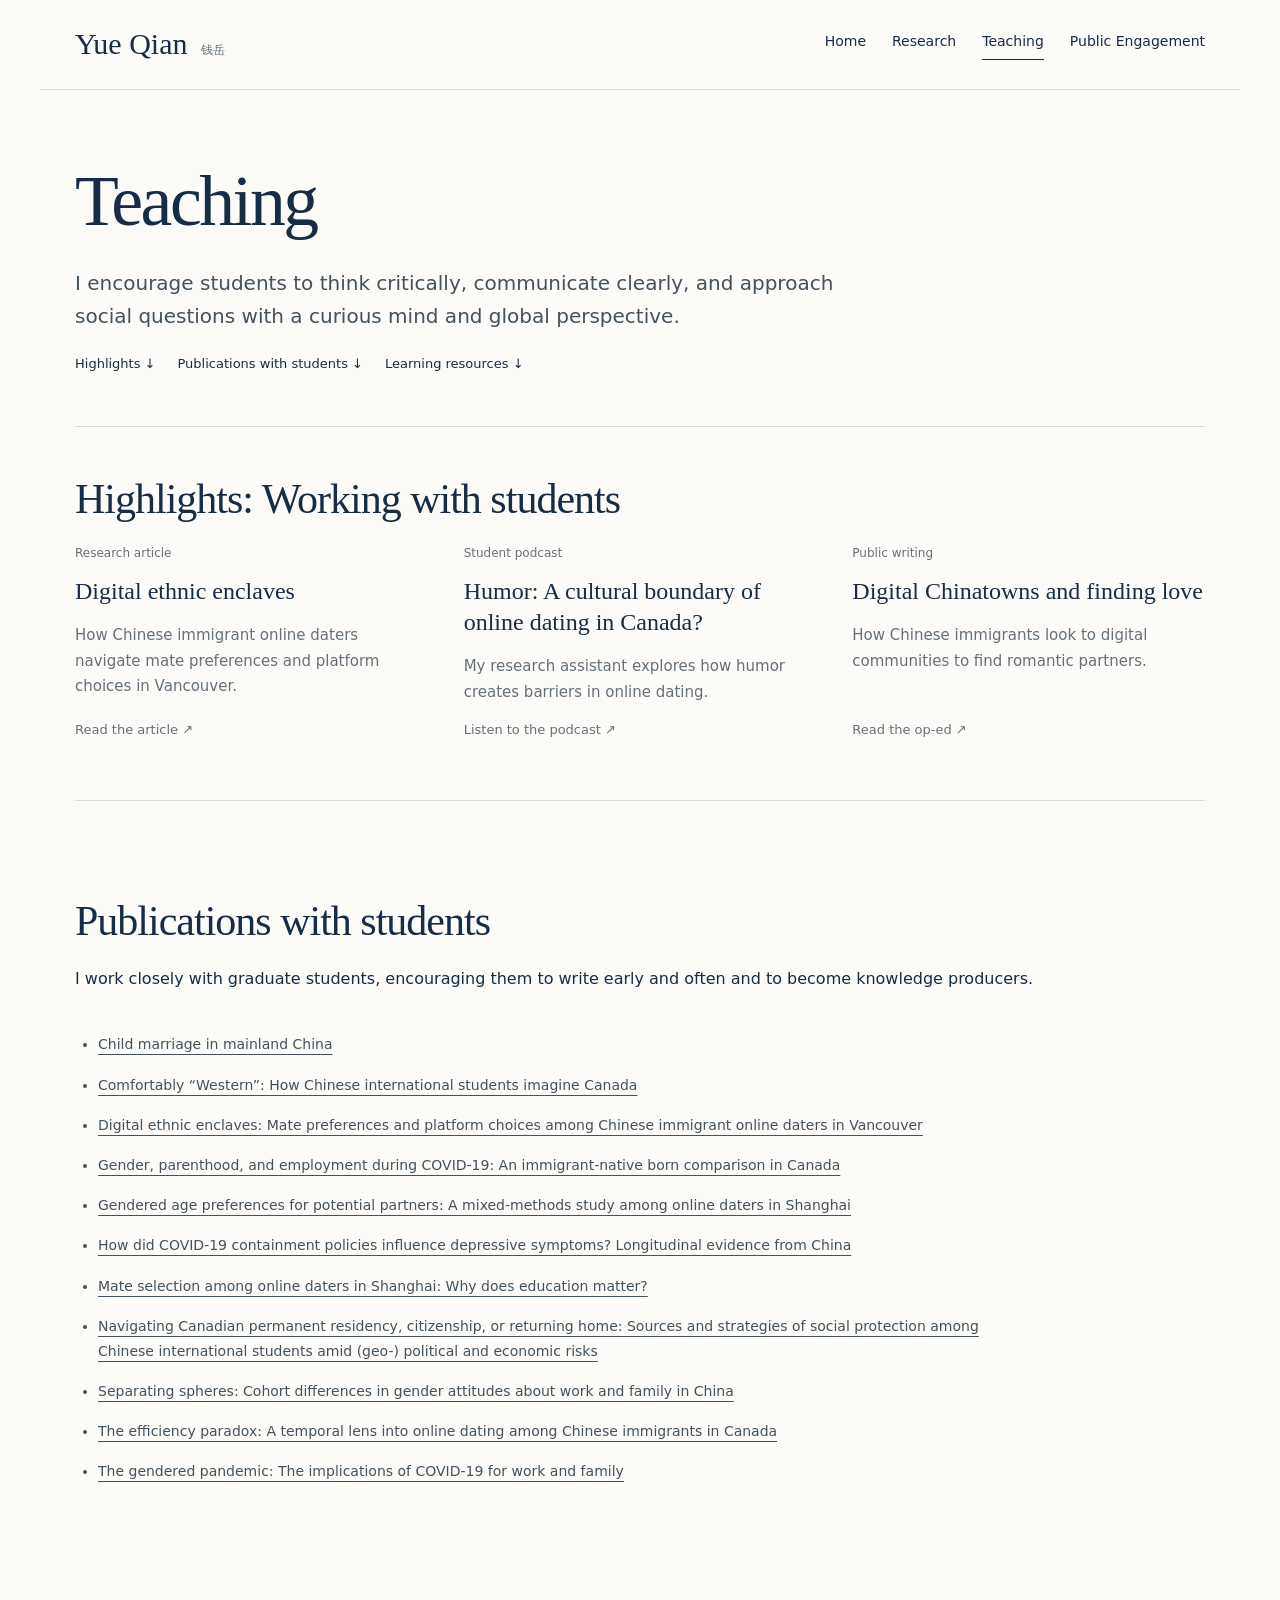
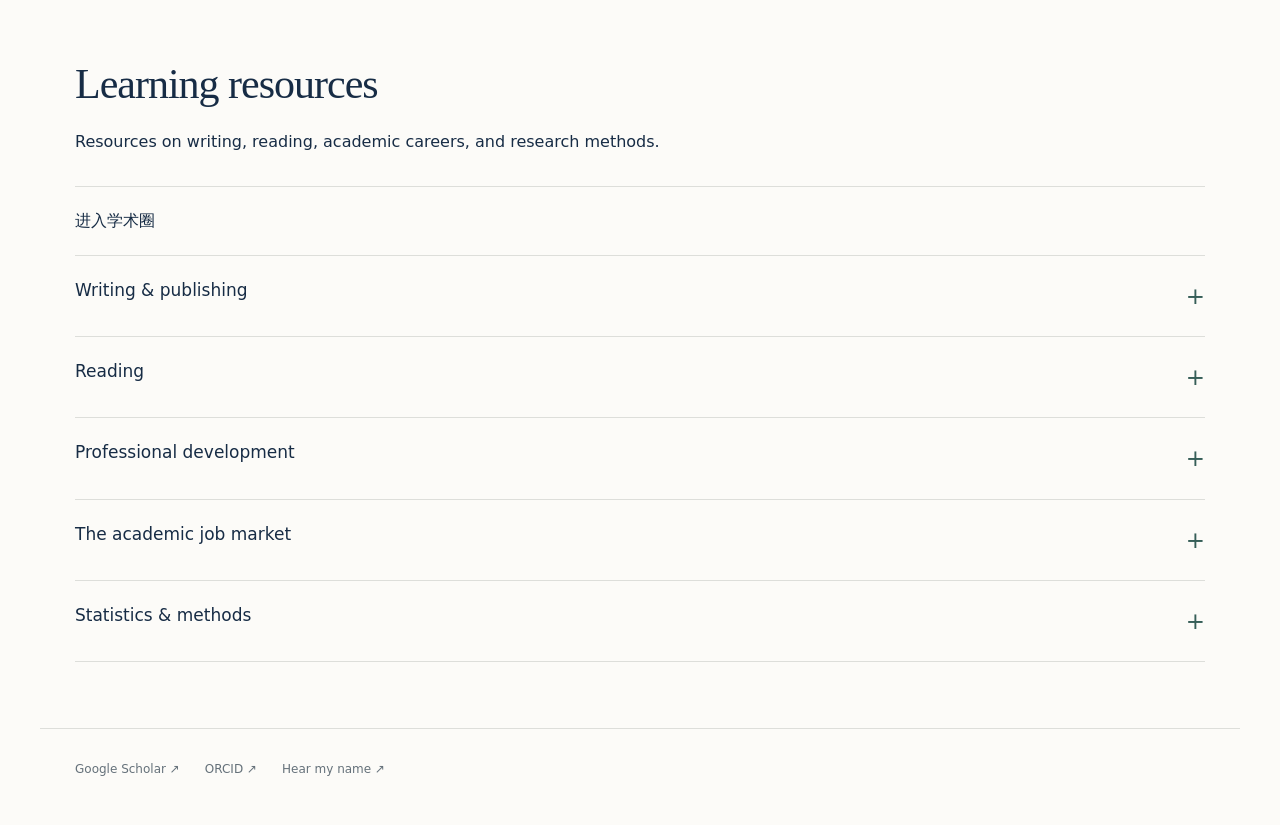
<file: teaching.html>
<!doctype html><html lang="en"><head><meta charset="utf-8"><meta name="viewport" content="width=device-width,initial-scale=1"><meta name="description" content="Yue Qian, sociologist at The Chinese University of Hong Kong. Research on gender, family, work, inequality, and well-being."><title>Teaching · Yue Qian</title><link rel="stylesheet" href="assets/css/style.css"><style>.book-resource{border-bottom:0!important}.book-resource>a{display:block;padding:20px 0;font-size:16px;line-height:1.75;text-decoration:none;color:var(--ink)}.book-resource>a:hover{color:var(--accent)}#resources>.archive{width:100%;max-width:none}#resources>.archive>.archive-group{display:block;width:100%;max-width:none;margin-left:0;margin-right:0;box-sizing:border-box}#resources>.archive>.archive-group>summary,#resources>.archive>.archive-group>a{width:100%;box-sizing:border-box}#resources .archive-content{width:100%;max-width:none;box-sizing:border-box}</style><style>.teaching-highlights{padding:48px 0 58px;border-top:1px solid var(--line);border-bottom:1px solid var(--line);margin-bottom:30px}.teaching-highlights>h2{margin:0 0 32px}.teaching-highlight-grid{display:grid;grid-template-columns:repeat(3,minmax(0,1fr));gap:36px}.teaching-highlight-grid article{display:flex;flex-direction:column;align-items:flex-start;min-width:0}.teaching-highlight-grid .highlight-label{font-size:12px;color:var(--muted);margin:0 0 12px}.teaching-highlight-grid h3{font-family:Georgia,'Times New Roman',serif;font-size:24px;font-weight:400;line-height:1.3;margin:0 0 16px}.teaching-highlight-grid article>p:not(.highlight-label){font-size:15px;line-height:1.7;color:var(--muted);margin:0 0 14px}.teaching-highlight-grid article>a{margin-top:auto;font-size:13px;color:var(--muted);text-decoration:none}.teaching-highlight-grid article>a:hover{color:var(--accent);text-decoration:underline}@media(max-width:700px){.teaching-highlight-grid{grid-template-columns:1fr;gap:32px}.teaching-highlights{padding:36px 0}}</style><style>h2.section-title{font-family:Georgia,'Times New Roman',serif;font-weight:400;font-size:clamp(30px,3.3vw,42px)!important;line-height:1.15!important;letter-spacing:-1px;margin:0 0 20px!important;text-transform:none}</style><style>main h1.page-title{font-family:Georgia,'Times New Roman',serif!important;font-weight:400!important;font-size:clamp(46px,5.6vw,78px)!important;line-height:1.15!important;letter-spacing:-2.5px!important;margin:0 0 25px!important}@media(max-width:640px){main h1.page-title{font-size:47px!important;letter-spacing:-1.5px!important}}</style></head><body><a class="skip" href="#main">Skip to content</a><header><a class="wordmark" href="index.html">Yue Qian<span>钱岳</span></a><nav aria-label="Main navigation"><a href="index.html">Home</a><a href="research.html">Research</a><a href="teaching.html" aria-current="page">Teaching</a><a href="public-sociology.html">Public Engagement</a></nav></header><main id="main"><section class="public-intro"><h1 class="page-title">Teaching</h1><p class="lede max-text">I encourage students to think critically, communicate clearly, and approach social questions with a curious mind and global perspective.</p><div class="profile-links"><a href="#highlights">Highlights ↓</a><a href="#student-collaborations">Publications with students ↓</a><a href="#resources">Learning resources ↓</a></div></section><section class="teaching-highlights" id="highlights" aria-labelledby="highlights-title"><h2 id="highlights-title" class="section-title">Highlights: Working with students</h2><div class="teaching-highlight-grid"><article><p class="highlight-label">Research article</p><h3>Digital ethnic enclaves</h3><p>How Chinese immigrant online daters navigate mate preferences and platform choices in Vancouver.</p><a href="https://doi.org/10.1111/cars.12414">Read the article ↗</a></article><article><p class="highlight-label">Student podcast</p><h3>Humor: A cultural boundary of online dating in Canada?</h3><p>My research assistant explores how humor creates barriers in online dating.</p><a href="https://www.youtube.com/watch?v=kG5MCtb3VUE&amp;t=4s">Listen to the podcast ↗</a></article><article><p class="highlight-label">Public writing</p><h3>Digital Chinatowns and finding love</h3><p>How Chinese immigrants look to digital communities to find romantic partners.</p><a href="https://theconversation.com/chinese-immigrants-look-to-digital-chinatowns-to-find-love-online-198640">Read the op-ed ↗</a></article></div></section><section class="section" id="student-collaborations"><h2 class="section-title">Publications with students</h2><p>I work closely with graduate students, encouraging them to write early and often and to become knowledge producers.</p><div class="student-publications archive-content"><ul><li><a href="https://onlinelibrary.wiley.com/doi/epdf/10.1111/sifp.12185">Child marriage in mainland China</a></li><li><a href="https://muse.jhu.edu/pub/78/article/934427/summary">Comfortably “Western”: How Chinese international students imagine Canada</a></li><li><a href="https://doi.org/10.1111/cars.12414">Digital ethnic enclaves: Mate preferences and platform choices among Chinese immigrant online daters in Vancouver</a></li><li><a href="https://muse.jhu.edu/pub/78/article/882881">Gender, parenthood, and employment during COVID-19: An immigrant-native born comparison in Canada</a></li><li><a href="https://doi.org/10.1080/21620555.2022.2059459">Gendered age preferences for potential partners: A mixed-methods study among online daters in Shanghai</a></li><li><a href="https://doi.org/10.1007/s11205-024-03467-9">How did COVID-19 containment policies influence depressive symptoms? Longitudinal evidence from China</a></li><li><a href="https://doi.org/10.1177/2057150X20957422">Mate selection among online daters in Shanghai: Why does education matter?</a></li><li><a href="https://www.tandfonline.com/doi/abs/10.1080/1369183X.2026.2713278">Navigating Canadian permanent residency, citizenship, or returning home: Sources and strategies of social protection among Chinese international students amid (geo-) political and economic risks</a></li><li><a href="https://muse.jhu.edu/article/757486">Separating spheres: Cohort differences in gender attitudes about work and family in China</a></li><li><a href="https://doi.org/10.1177/02654075251339257">The efficiency paradox: A temporal lens into online dating among Chinese immigrants in Canada</a><br></li><li><a href="https://doi.org/10.1111/soc4.12881">The gendered pandemic: The implications of COVID-19 for work and family</a></li></ul></div></section><section class="section" id="resources"><h2 class="section-title">Learning resources</h2><p>Resources on writing, reading, academic careers, and research methods.</p><div class="archive"><div class="archive-group book-resource"><a href="https://book.douban.com/subject/37821623/">进入学术圈</a></div><details class="archive-group"><summary><span>Writing &amp; publishing</span><span class="expand" aria-hidden="true">+</span></summary><div class="archive-content"><ul><li><a href="https://writingproject.fas.harvard.edu/sites/g/files/omnuum4531/files/hwp/files/sociology_2012_final.pdf">A guide to writing a senior thesis in sociology</a></li><li><a href="https://www.asanet.org/video_series/academic-publishing/">Academic publishing</a></li><li><a href="https://lithub.com/how-academics-survive-the-writing-grind-some-anecdotal-advice/">How academics survive the writing grind: Some anecdotal advice</a></li><li><a href="https://www.editage.com/insights/how-to-respond-to-a-revise-and-resubmit-decision-from-a-journal-10-steps-to-a-successful-revision">How to respond to a "revise and resubmit" decision from a journal</a></li><li><a href="https://geocognitionresearchlaboratory.com/2017/11/21/how-to-write-a-manuscript/">How to write a manuscript</a></li><li><a href="http://www.raulpacheco.org/2020/03/a-sequential-framework-for-teaching-how-to-write-good-research-questions/">How to write good research questions</a></li><li><a href="http://www.raulpacheco.org/resources/literature-reviews/">Literature reviews</a></li><li><a href="https://www.theopedproject.org/oped-basics">Op-ed writing: Tips and tricks</a></li><li><a href="https://sociology.nd.edu/assets/165515/notes_publishing_in_top_three_journals.pdf">Publishing in the top three journals</a></li><li><a href="https://writingcenter.unc.edu/tips-and-tools/revising-drafts/">Revising drafts</a></li><li><a href="https://journals.aom.org/doi/full/10.5465/amj.2011.4000">Setting the hook</a></li><li><a href="https://static1.squarespace.com/static/55b27527e4b0029a63553153/t/5a0cfc509140b75103350a87/1510800491343/Suggested+Outline+for+Writing+an+Academic+Article.pdf">Suggested outline for writing an academic article</a></li><li><a href="http://blogs.ubc.ca/khead/research/research-advice/formula">The introduction formula</a></li><li><a href="http://www.raulpacheco.org/2018/10/writing-topic-sentences-and-crafting-paragraphs/">Writing topic sentences and crafting paragraphs</a></li></ul></div></details><details class="archive-group"><summary><span>Reading</span><span class="expand" aria-hidden="true">+</span></summary><div class="archive-content"><ul><li><a href="http://www.jessicacalarco.com/tips-tricks/2018/9/2/beyond-the-abstract-reading-for-meaning-in-academia">Beyond the abstract: Reading for meaning in academia</a></li><li><a href="https://fromphdtolife.com/resources/recommended-reading/">Books for PhDs</a></li><li><a href="https://www.sciencemag.org/careers/2016/11/how-keep-scientific-literature">How to keep up with the scientific literature</a></li><li><a href="http://www.swarthmore.edu/SocSci/tburke1/reading.html">Staying afloat: Some scattered suggestions on reading in college</a></li><li><a href="http://www.raulpacheco.org/2019/09/suggestions-on-qualitative-research-methods-articles-and-books-for-graduate-students/">Suggestions on qualitative research methods' articles and books for graduate students</a></li></ul></div></details><details class="archive-group"><summary><span>Professional development</span><span class="expand" aria-hidden="true">+</span></summary><div class="archive-content"><ul><li><a href="http://www.jessicacalarco.com/tips-tricks/2018/7/31/conference-talks">Conference talks</a></li><li><a href="https://scatter.wordpress.com/2018/07/24/guest-post-grad-schools-hidden-curriculum/">Grad school’s hidden curriculum</a></li><li><a href="https://guides.nyu.edu/posters">How to create a research poster</a></li><li><a href="https://www.ssc.wisc.edu/~oliver/advising/advising-over-the-hoops-and-through-the-hurdles/">Over the hoops and through the hurdles: Surviving the graduate program in sociology at the University of Wisconsin</a></li><li><a href="https://postgraduateeducation.hms.harvard.edu/trends-medicine/seven-tips-creating-powerful-oral-presentations">Seven tips for creating powerful oral presentations</a></li></ul></div></details><details class="archive-group"><summary><span>The academic job market</span><span class="expand" aria-hidden="true">+</span></summary><div class="archive-content"><ul><li><a href="https://www.heesoojang.com/post/job-market-schedule/">A calendar guide for the academic job market</a><br></li><li><a href="https://lukasszrot.com/blog/academic-job-market-hacks-part-2">Academic job market hacks</a><br></li><li><a href="https://thesocietypages.org/toolbox/professor-liberal-arts-college/">Being a sociology professor at a liberal arts college: Is that a job you want?</a><br></li><li><a href="https://sociology.berkeley.edu/sites/default/files/documents/job_market/2%20--%20post-docs.pdf">Getting a post-doc</a><br></li><li><a href="https://sociology.berkeley.edu/sites/default/files/documents/job_market/1%20--%20introduction.pdf">Introduction to the job market and applying for a job</a><br></li><li><a href="https://medium.com/@NicoleBarbaro/my-advice-for-phd-students-on-the-altac-job-market-700a69f05558">My advice for PhD students on the (altac) job market</a></li><li><a href="https://www.researchgate.net/publication/324991217_Navigating_the_Job_Market_Real_Advice_and_Tough_Love_from_a_Job_Market_Survivor_Updated_version"></a><a href="https://www.researchgate.net/publication/324991217_Navigating_the_Job_Market_Real_Advice_and_Tough_Love_from_a_Job_Market_Survivor_Updated_version">Navigating the job market: Real advice (and tough love) from a job market survivor</a></li><li><a href="https://www.ryancbriggs.net/blog/2021/2/19/the-academic-job-market-in-canada">The academic job market in Canada</a></li><li><a href="https://yiqingxu.org/articles/20160926_jobmarket.pdf">如何在美国政治学就业市场上求职</a><br></li></ul></div></details><details class="archive-group"><summary><span>Statistics &amp; methods</span><span class="expand" aria-hidden="true">+</span></summary><div class="archive-content"><ul><li><a href="https://yiqingxu.org/public/panel/lec1_handout.pdf">Causal inference with panel data</a></li><li><a href="https://shanghai.hosting.nyu.edu/data/stata.html">Coding smartly</a>: <a href="https://shanghai.hosting.nyu.edu/data/stata/automating-your-work.html">Automating your work</a>, <a href="https://shanghai.hosting.nyu.edu/data/stata/stored-results.html">Stored results</a>, and <a href="https://shanghai.hosting.nyu.edu/data/stata/useful-commands-in-programs.html">Useful commands in programs</a></li><li><a href="https://sicss.io/festival">Computational social science tutorials</a></li><li><a href="https://drive.google.com/drive/folders/18kSU0ilL9v4ffVfG3myqJ6CpjlfF6_sL">Data and model visualization</a></li><li><a href="https://doi.org/10.1007/978-1-4419-1318-0">R for Stata users</a></li><li><a href="https://www.stata.com/links/resources-for-learning-stata/">Resources for learning Stata</a></li><li><a href="https://medium.com/the-stata-guide/the-stata-workflow-guide-52418ce35006">The Stata workflow guide</a></li></ul></div></details></div></section></main><footer><div><a href="https://scholar.google.com/citations?user=iR2fdtQAAAAJ&hl=en">Google Scholar ↗</a><a href="https://orcid.org/0000-0003-2120-5403">ORCID ↗</a><a href="https://namedrop.io/yueqian">Hear my name ↗</a></div></footer></body></html>
</file>
<file: assets/css/style.css>
:root{--ink:#172c45;--muted:#65717a;--line:#dddeda;--paper:#fcfbf8;--cream:#f1eee6;--accent:#365e58}*{box-sizing:border-box}html{scroll-behavior:smooth;scroll-padding-top:35px}body{margin:0;background:var(--paper);color:var(--ink);font:16px/1.75 system-ui,-apple-system,BlinkMacSystemFont,'Segoe UI',sans-serif}a{color:inherit;text-underline-offset:5px;text-decoration-thickness:1px}a:hover{color:var(--accent)}a:focus-visible{outline:2px solid var(--accent);outline-offset:5px}h1,h2,h3,.wordmark,.footer-name{font-family:Georgia,'Times New Roman',serif;font-weight:400;line-height:1.15}h1{font-size:clamp(46px,5.6vw,78px);letter-spacing:-2.5px;margin:14px 0 25px}h2{font-size:clamp(30px,3.3vw,42px);letter-spacing:-1px;margin:0 0 20px}h3{font-size:25px;margin:0 0 15px}p{margin:0 0 20px}header,main,footer{max-width:1200px;margin:auto}header{display:flex;align-items:center;justify-content:space-between;gap:30px;padding:27px 35px;border-bottom:1px solid var(--line)}.wordmark{font-size:30px;text-decoration:none;white-space:nowrap}.wordmark span{font:12px system-ui;margin-left:14px;color:var(--muted)}nav{display:flex;gap:26px;flex-wrap:wrap}nav a{font-size:14px;text-decoration:none;position:relative}nav a[aria-current]{border-bottom:1px solid var(--ink);padding-bottom:6px}main{padding:0 35px}.eyebrow{text-transform:uppercase;letter-spacing:2px;font-size:11px;color:var(--muted);margin-bottom:16px}.hero{display:grid;grid-template-columns:1.55fr 1fr;gap:75px;align-items:center;padding:76px 0 55px}.hero h1{font-size:clamp(65px,7vw,100px);margin:12px 0 18px}.role{font:23px/1.4 Georgia,serif;margin:0 0 26px}.lede{font-size:20px;line-height:1.65;color:#42525e}.actions{display:flex;flex-wrap:wrap;gap:14px;margin:26px 0}.button{display:inline-block;text-decoration:none;border:1px solid var(--ink);padding:10px 21px;border-radius:2px;font-size:14px}.primary{background:var(--ink);color:white}.primary:hover{background:var(--accent);color:white;border-color:var(--accent)}.profile-links{display:flex;gap:22px;flex-wrap:wrap;font-size:13px}.profile-links a{text-decoration:none}.portrait{margin:0}.portrait img{display:block;width:100%;height:auto;max-height:520px;object-fit:cover;object-position:center 20%;border-radius:2px}.portrait figcaption{color:var(--muted);font-size:10px;margin-top:8px}.rule-label{border-top:1px solid var(--line);text-align:center;padding-top:19px;font-size:12px;letter-spacing:1.5px;color:var(--muted)}.section{padding:66px 0}.section-heading{display:flex;align-items:end;justify-content:space-between;gap:25px;margin-bottom:33px}.section-heading h2{margin:0}.section-heading>a{font-size:13px;text-decoration:none}.themes-grid{display:grid;grid-template-columns:repeat(2,1fr);gap:0 45px}.theme-card{display:block;text-decoration:none;padding:30px 0;border-top:1px solid var(--line)}.theme-card h3{font-size:27px;max-width:430px}.theme-card p{color:var(--muted);font-size:15px;max-width:450px}.number{display:block;font-size:11px;color:var(--accent);letter-spacing:2px;margin-bottom:16px}.small-link{display:inline-block;font-size:13px;text-decoration:none;border-bottom:1px solid transparent}.small-link:hover{border-color:var(--accent)}.book-feature{display:grid;grid-template-columns:220px 1fr;gap:60px;background:var(--cream);padding:44px 50px;align-items:center}.book-feature img{width:100%;height:290px;object-fit:contain}.book-feature p{max-width:640px}.book-feature h2{font-size:42px}.max-text{max-width:810px}.page-intro{padding:70px 0 55px}.page-intro .lede{max-width:870px}.jump-links{margin-top:30px;padding-top:24px;border-top:1px solid var(--line);gap:12px 24px}.jump-links a{font-size:12px}.research-row{display:grid;grid-template-columns:0.9fr 1.65fr;gap:75px;padding:48px 0;border-top:1px solid var(--line)}.research-row h2{font-size:34px}.research-row>div>p{color:var(--muted);font-size:15px}.paper{padding:0 0 24px;margin-bottom:24px;border-bottom:1px solid var(--line)}.paper:last-child{margin-bottom:0}.paper h3{font-size:21px;line-height:1.35;margin:0 0 9px}.paper h3 a{text-decoration:none}.authors{font-size:12px;color:var(--muted);margin-bottom:5px}.citation{font-size:13px;margin:0 0 8px}.citation span{color:var(--muted)}.callout{padding:38px;background:var(--cream);margin:25px 0 65px}.year-row{display:grid;grid-template-columns:150px 1fr;gap:40px;border-top:1px solid var(--line);padding:35px 0}.year-row h2{font-size:32px}.book-hero{display:grid;grid-template-columns:300px 1fr;gap:85px;align-items:center;padding:75px 0}.book-hero figure{margin:0;background:var(--cream);padding:25px}.book-hero img{width:100%;display:block}.about-row{display:grid;grid-template-columns:0.8fr 1.5fr;gap:75px;align-items:start;padding-bottom:25px}.note{font-size:12px;color:var(--muted)}footer{padding:30px 35px 45px;border-top:1px solid var(--line);display:flex;justify-content:space-between;gap:30px;font-size:12px;color:var(--muted)}.footer-name{font-size:23px;color:var(--ink)}.footer-name span{display:block;font:11px/1.5 system-ui;margin-top:8px}footer>div:last-child{display:flex;gap:25px;align-items:center;flex-wrap:wrap}footer a{text-decoration:none}.skip{position:absolute;left:20px;top:-60px;background:var(--ink);color:white;padding:10px;z-index:5}.skip:focus{top:10px}@media(max-width:850px){header{flex-direction:column;align-items:start;padding:22px 24px;gap:20px}nav{gap:20px}main{padding:0 24px}.hero{gap:35px;padding-top:48px}.hero h1{font-size:66px}.hero .role{font-size:19px}.lede{font-size:18px}.research-row{gap:35px;grid-template-columns:0.85fr 1.5fr}.research-row h2{font-size:28px}.book-hero{gap:35px;grid-template-columns:220px 1fr}.about-row{gap:35px}.book-feature{padding:30px;gap:30px;grid-template-columns:170px 1fr}}@media(max-width:600px){header{padding:20px}nav{gap:14px 20px}nav a{font-size:13px}main{padding:0 20px}.hero{grid-template-columns:1fr;gap:30px;padding:40px 0}.hero h1{font-size:72px}.portrait{max-width:350px}.hero .portrait img{max-height:420px}.themes-grid{grid-template-columns:1fr}.section{padding:45px 0}.section-heading{align-items:start;flex-direction:column}.book-feature{grid-template-columns:1fr;padding:28px;gap:24px}.book-feature img{width:170px;height:235px}.research-row{grid-template-columns:1fr;gap:24px;padding:35px 0}.research-row h2{font-size:31px}.page-intro{padding:42px 0}h1{font-size:47px;letter-spacing:-1.5px}.jump-links{flex-direction:column}.year-row{grid-template-columns:1fr;gap:10px}.book-hero{grid-template-columns:1fr;padding:45px 0;gap:35px}.book-hero figure{max-width:240px}.about-row{grid-template-columns:1fr;gap:35px}footer{flex-direction:column;padding:25px 20px}.callout{padding:26px}.button{padding:10px 16px}}
@media(prefers-reduced-motion:reduce){html{scroll-behavior:auto}}

/* Public Sociology */
.public-intro{padding:70px 0 50px}.public-intro h1{font-size:clamp(48px,5.8vw,80px)}.public-highlights{padding:28px 0 60px}.highlight-grid{display:grid;grid-template-columns:repeat(3,1fr);gap:28px}.highlight{border-top:2px solid var(--accent);padding:24px 0 0}.highlight h3{font-size:30px;line-height:1.15}.highlight p:not(.eyebrow){color:var(--muted);font-size:15px}.highlight .item-date{font-size:11px!important;margin-top:20px}.public-row{display:grid;grid-template-columns:0.9fr 1.65fr;gap:75px;padding:50px 0;border-top:1px solid var(--line)}.public-row>div>p{color:var(--muted);font-size:15px}.public-row .paper .eyebrow,.chinese-feature .eyebrow{font-size:10px}.public-row .paper p:not(.eyebrow):not(.authors){font-size:14px;color:var(--muted)}.chinese-feature{background:var(--cream);padding:42px;display:grid;grid-template-columns:1fr 1.25fr;gap:65px;margin:20px 0 50px}.chinese-feature h2{font-size:34px}.chinese-feature>div>p{font-size:15px}.recognition{border-top:1px solid var(--line);border-bottom:1px solid var(--line);padding:32px 0}.recognition h2{font-size:29px}.recognition p{margin-bottom:12px}.archive{margin-top:30px}.archive-group{border-top:1px solid var(--line)}.archive-group:last-child{border-bottom:1px solid var(--line)}.archive-group summary{cursor:pointer;padding:20px 0;display:flex;justify-content:space-between;gap:20px;list-style:none;font-size:17px}.archive-group summary::-webkit-details-marker{display:none}.expand{font-size:23px;color:var(--accent)}details[open] .expand{transform:rotate(45deg)}.archive-content{max-width:930px;padding:5px 0 28px;color:#42525e;font-size:14px;line-height:1.8;overflow-wrap:anywhere}.archive-content ul,.archive-content ol{padding-left:23px}.archive-content li{margin-bottom:15px}.archive-content a{text-decoration:underline}.archive-content p{margin-bottom:20px}.archive-group summary:focus-visible{outline:2px solid var(--accent);outline-offset:3px}@media(max-width:850px){.highlight-grid{gap:20px}.highlight h3{font-size:25px}.public-row{gap:35px}.chinese-feature{gap:35px;padding:28px}}@media(max-width:600px){.public-intro{padding:42px 0}.public-intro h1{font-size:46px}.highlight-grid,.public-row,.chinese-feature{grid-template-columns:1fr}.highlight-grid{gap:30px}.public-row{padding:35px 0;gap:22px}.chinese-feature{gap:25px;margin-bottom:35px}.public-row h2{font-size:32px}.archive-group summary{font-size:16px}.archive-content{font-size:13px}}

.engagement-intro{padding:64px 0 0}.engagement-intro h1{margin-bottom:20px}.engagement-intro .lede{max-width:700px}.book-hero h2{font-size:clamp(2.4rem,5vw,4.5rem);line-height:1.15;margin:16px 0 24px}

.book-coverage{margin-top:28px;padding-top:20px;border-top:1px solid #deded8}.book-coverage h3{font-family:inherit;font-size:14px;letter-spacing:.05em;margin:0 0 10px}.book-coverage p{font-size:14px;line-height:2;margin:0}.book-coverage a{text-underline-offset:4px}

.resource-entry{padding:18px 0;border-bottom:1px solid var(--line)}.resource-entry:last-child{border-bottom:0}.citation-image{display:block;width:100%;max-width:760px;height:auto;margin-bottom:18px}.research-figure{margin:24px 0}.research-figure img{display:block;max-width:100%;height:auto;max-height:740px;object-fit:contain;background:white}.research-figure figcaption{font-size:12px;line-height:1.6;margin-top:12px;color:var(--muted)}.resource-note{margin-top:28px;font-size:14px}

.landing-bio{max-width:640px;margin:26px 0}.landing-bio p{font-size:17px;line-height:1.75;margin:0 0 18px}.landing-bio .personal{font-size:15px;color:var(--muted)}

.home-recognition{border-top:1px solid var(--line);padding-top:42px}.home-recognition h2{font-size:36px}.recognition-grid{display:grid;grid-template-columns:1fr 1fr;gap:60px;margin-top:26px}.recognition-grid h3{font-family:inherit;font-size:16px;font-weight:600;margin:0 0 12px}.recognition-grid p,.recognition-grid li{font-size:15px;line-height:1.8;color:var(--muted)}.recognition-grid ul{padding-left:19px;margin:0}.recognition-grid p+h3{margin-top:26px}@media(max-width:600px){.recognition-grid{grid-template-columns:1fr;gap:28px}.home-recognition h2{font-size:30px}}

.theme-overview{display:grid;grid-template-columns:45px 1fr 1.2fr;gap:30px;border-top:1px solid var(--line);padding:32px 0;align-items:start}.theme-overview h2{font-size:28px;line-height:1.25;margin:0}.theme-overview p{margin:0;font-size:16px;color:var(--muted);line-height:1.7}.theme-overview .eyebrow{font-size:11px;padding-top:6px;color:var(--accent)}.research-publications-link{padding:12px 0 30px}@media(max-width:600px){.theme-overview{grid-template-columns:30px 1fr;gap:14px;padding:26px 0}.theme-overview h2{font-size:25px}.theme-overview>p:last-child{grid-column:2}.theme-overview>p:last-child{font-size:15px}}

.theme-papers{grid-column:2 / -1;border-top:0!important;border-bottom:0!important}.theme-papers summary{padding:4px 0;font-size:14px;color:var(--accent)}.theme-papers .archive-content{max-width:none;padding-top:20px}.theme-papers .paper h3{font-size:21px}.theme-papers .paper{padding:20px 0}.theme-papers .paper:first-child{padding-top:0}@media(max-width:600px){.theme-papers{grid-column:2}.theme-papers .paper h3{font-size:19px}}

.record-intro{max-width:850px;font-size:14px;color:var(--muted);margin:0 0 20px;line-height:1.7}.publication-kind{font-size:11px!important;color:var(--accent);margin-top:7px}.related-heading{font-size:22px;margin:35px 0 20px;padding-top:25px;border-top:1px solid var(--line)}

/* Shared main title typography across every page. */
main h1, main .hero h1, main .public-intro h1, main .engagement-intro h1{
  font-family:Georgia,'Times New Roman',serif;
  font-weight:400;
  font-size:clamp(46px,5.6vw,78px);
  line-height:1.15;
  letter-spacing:-2.5px;
  margin:14px 0 25px;
}
@media(max-width:640px){
  main h1, main .hero h1, main .public-intro h1, main .engagement-intro h1{font-size:47px;letter-spacing:-1.5px}
}

.home-header nav{margin-left:auto}
@media(max-width:850px){.home-header nav{margin-left:0}}

.home-header nav{min-height:34.5px;align-items:center}
@media(max-width:850px){.home-header nav{min-height:0}}

/* Research themes without number labels. */
.research-themes .theme-overview{grid-template-columns:minmax(0,1fr) minmax(0,1.2fr);column-gap:48px;row-gap:22px;padding:32px 0}
.research-themes .theme-overview>h2{grid-column:1;grid-row:1}
.research-themes .theme-overview>p{grid-column:2;grid-row:1;margin:0;max-width:560px}
.research-themes .theme-papers{grid-column:1 / -1;grid-row:2;min-width:0}
@media(max-width:700px){
 .research-themes .theme-overview{grid-template-columns:minmax(0,1fr);gap:14px;padding:28px 0}
 .research-themes .theme-overview>h2{grid-column:1;grid-row:1}
 .research-themes .theme-overview>p{grid-column:1;grid-row:2;font-size:15px}
 .research-themes .theme-papers{grid-column:1;grid-row:3}
}
</file>
